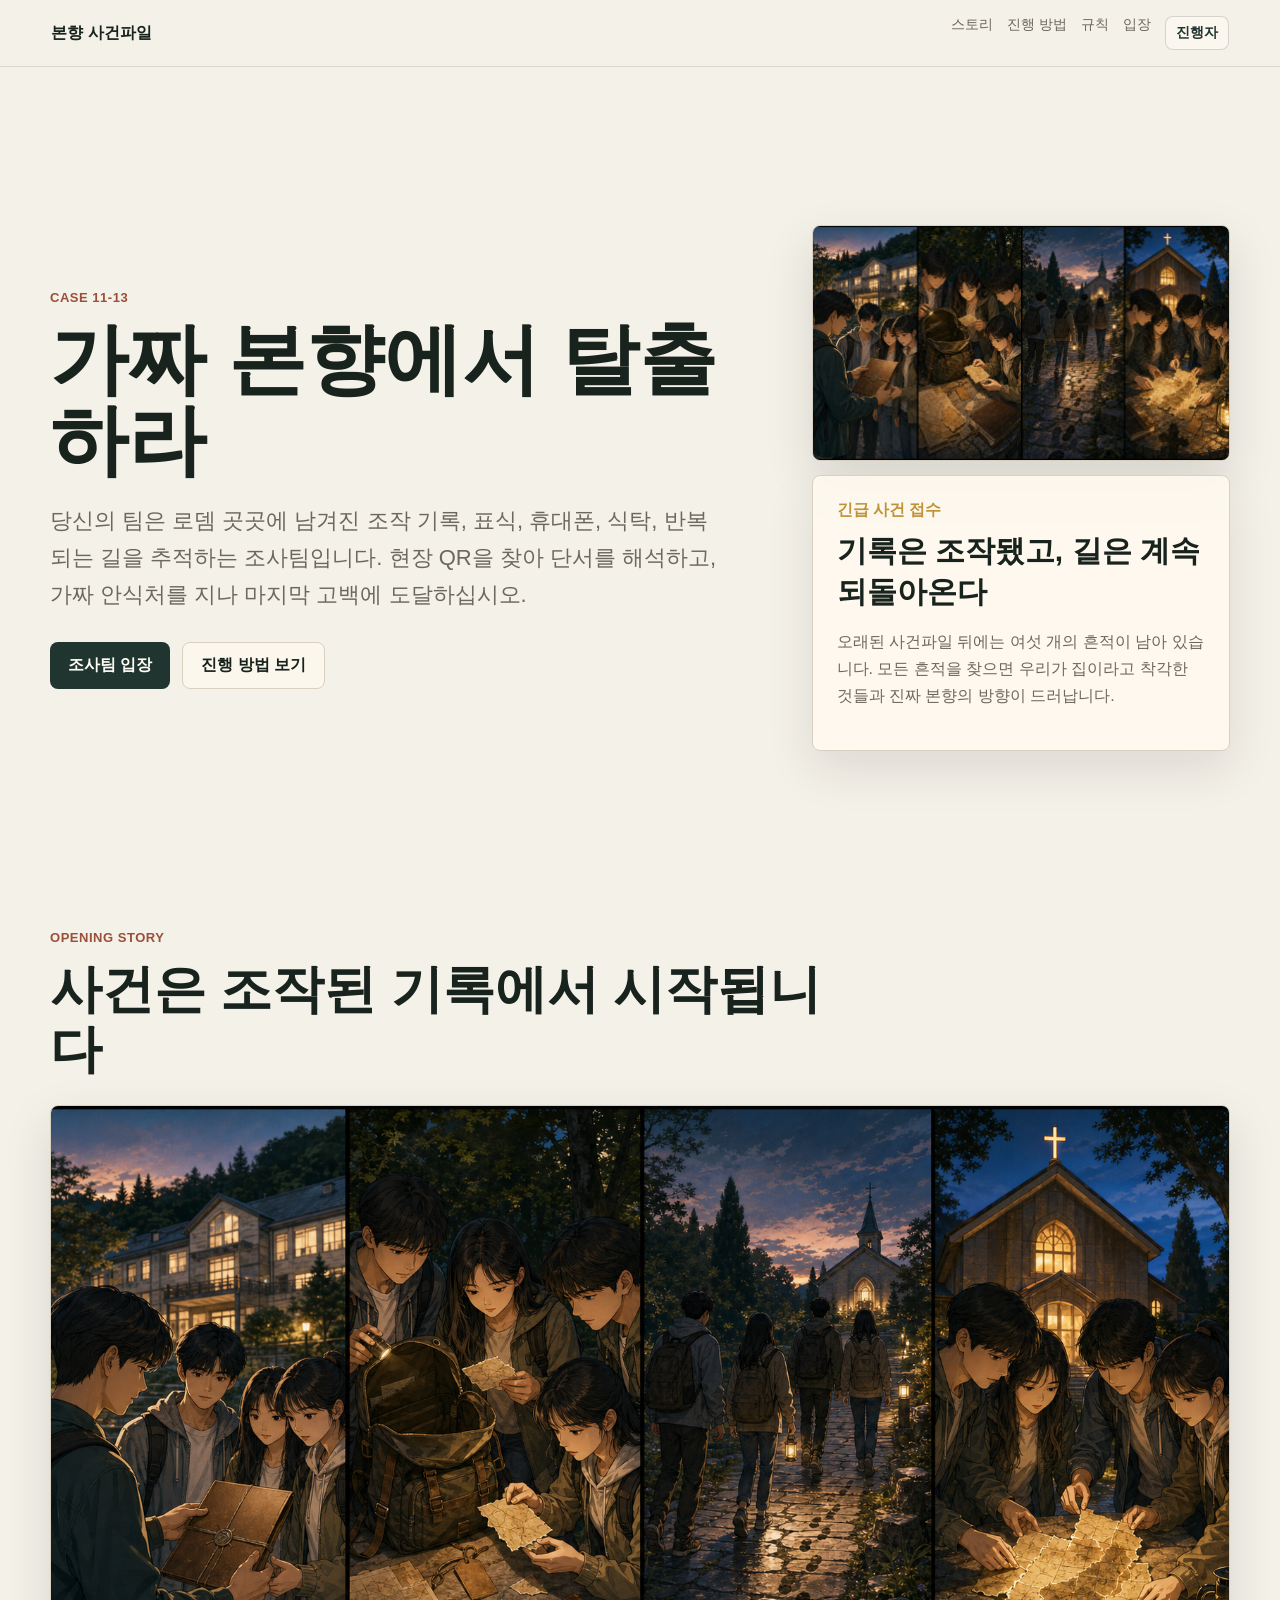
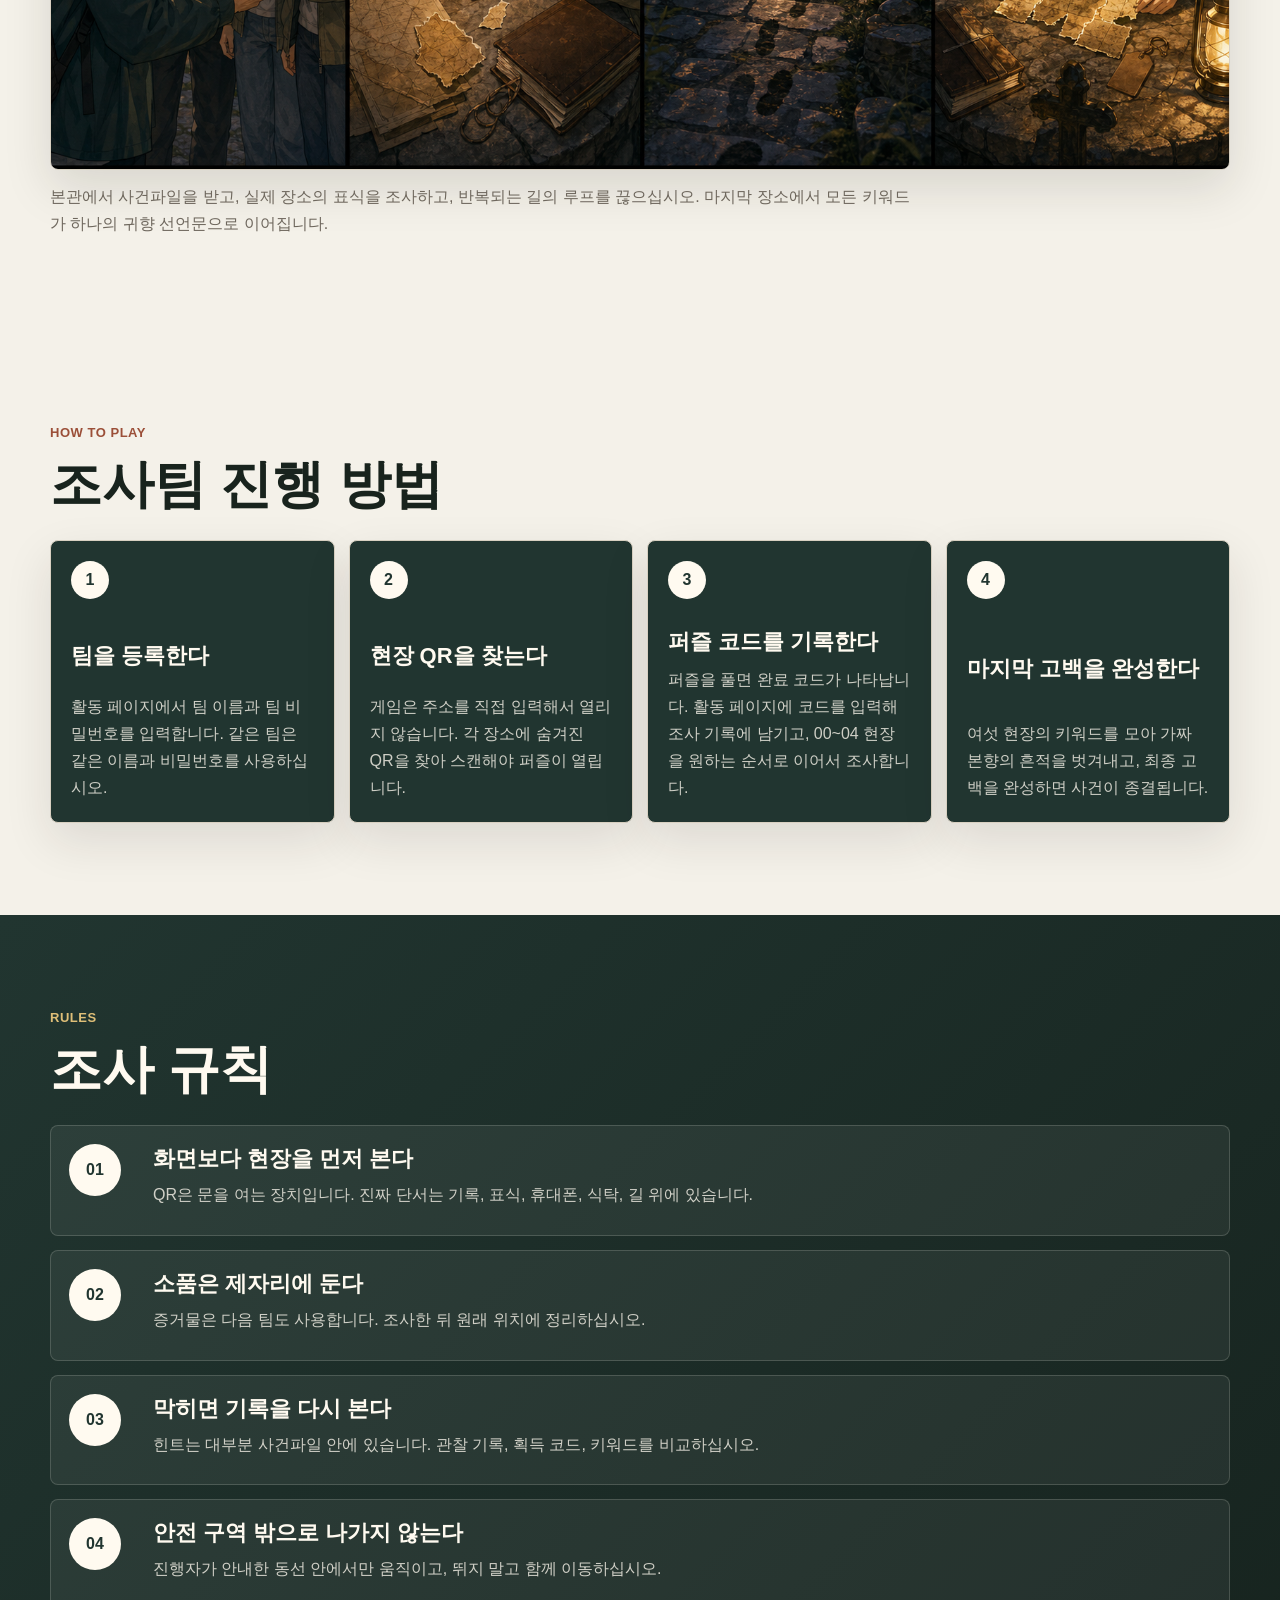
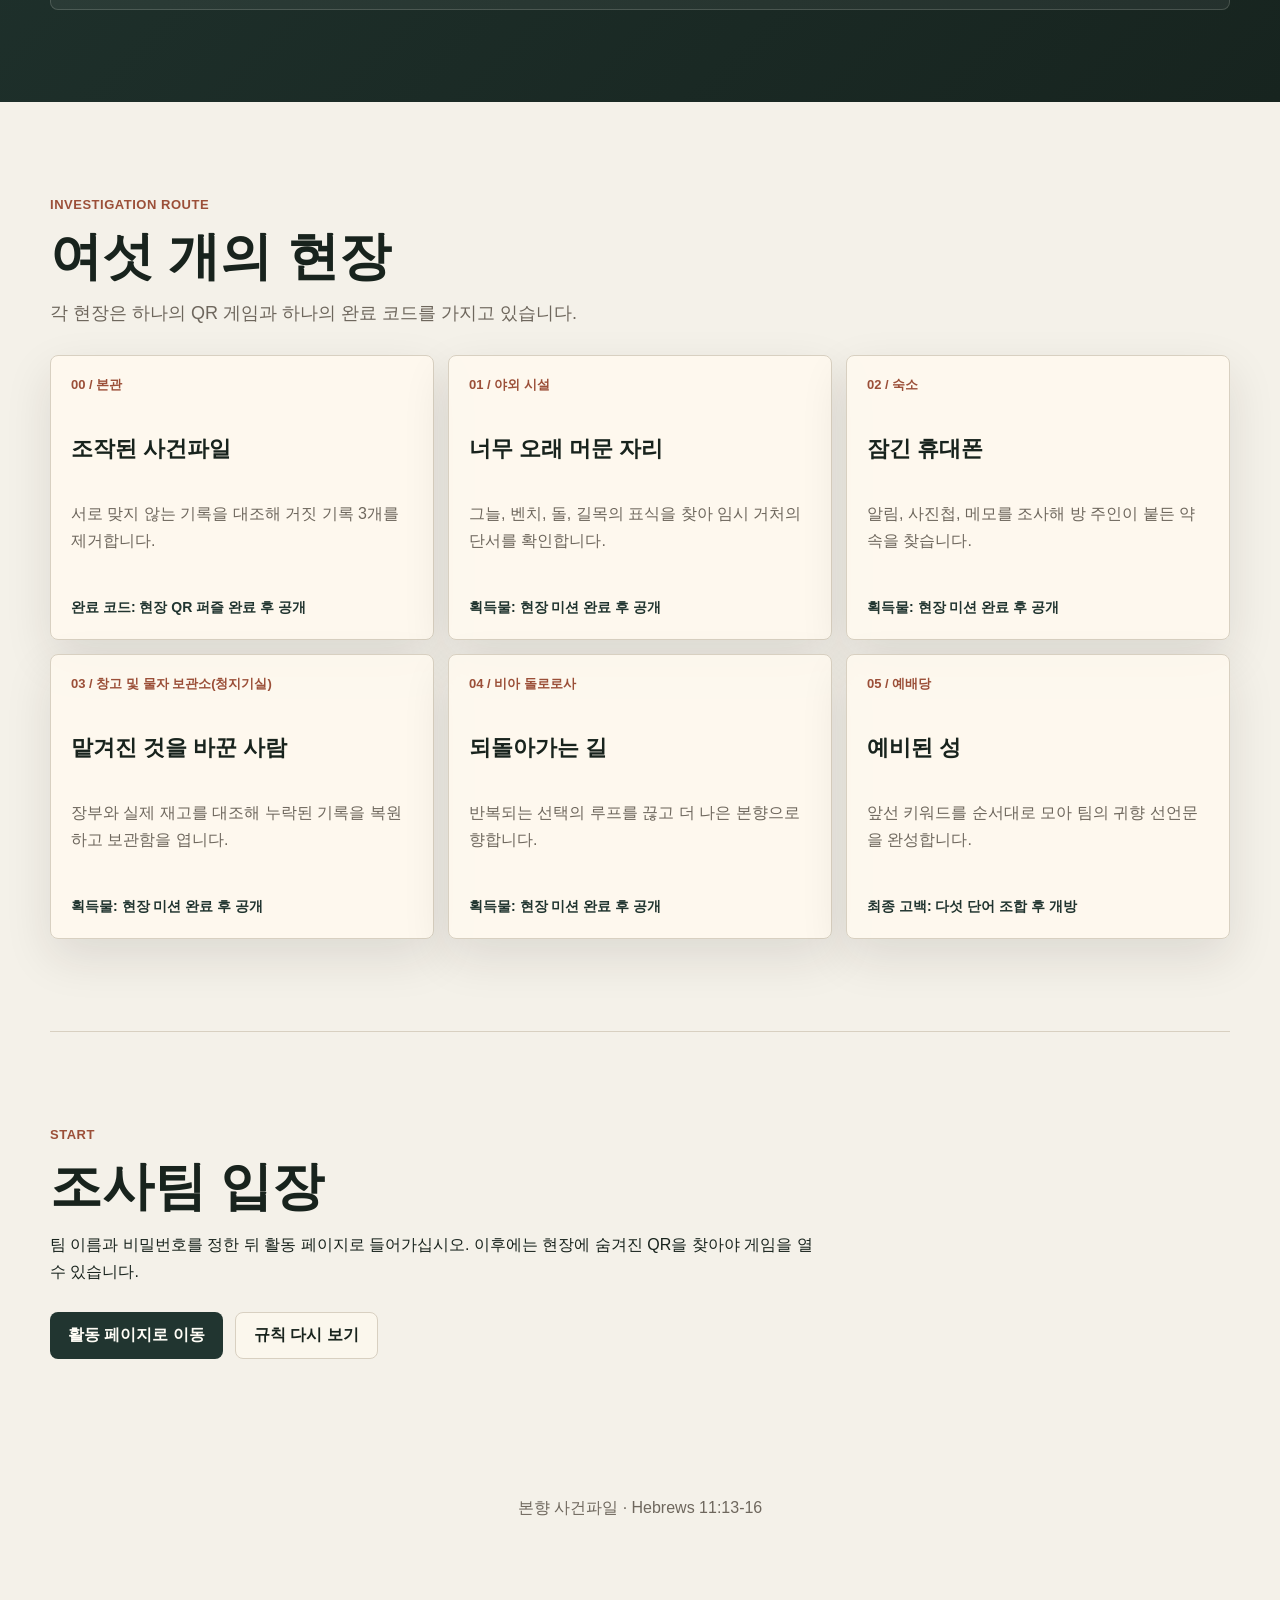
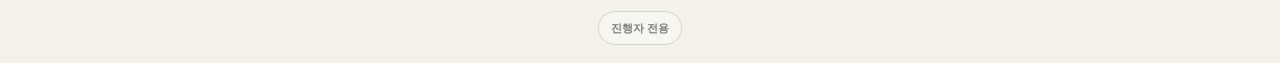
<file: index.html>
<!doctype html>
<html lang="ko">
  <head>
    <meta charset="UTF-8" />
    <meta name="viewport" content="width=device-width, initial-scale=1.0" />
    <title>본향 사건파일 | 순례형 방탈출</title>
    <link rel="stylesheet" href="styles.css" />
    <link rel="stylesheet" href="mobile-fixes.css" />
    <link rel="stylesheet" href="participant-design.css?v=20260816-1" />
    <link rel="stylesheet" href="host-quick-link.css" />
  </head>
  <body>
    <header class="site-header">
      <a href="#top" class="brand">본향 사건파일</a>
      <nav aria-label="게임 안내">
        <a href="#story">스토리</a>
        <a href="#how">진행 방법</a>
        <a href="#rules">규칙</a>
        <a href="#start">입장</a>
        <a href="dashboard.html" class="admin-nav">진행자</a>
      </nav>
    </header>

    <main id="top">
      <section class="hero player-hero">
        <div class="hero-inner">
          <p class="eyebrow">CASE 11-13</p>
          <h1>가짜 본향에서 탈출하라</h1>
          <p class="hero-lead">
            당신의 팀은 로뎀 곳곳에 남겨진 조작 기록, 표식, 휴대폰, 식탁, 반복되는 길을
            추적하는 조사팀입니다. 현장 QR을 찾아 단서를 해석하고, 가짜 안식처를 지나
            마지막 고백에 도달하십시오.
          </p>
          <div class="hero-actions">
            <a href="activity.html" class="primary-action">조사팀 입장</a>
            <a href="#how" class="secondary-action">진행 방법 보기</a>
          </div>
        </div>
        <aside class="hero-story" aria-label="사건 카툰과 사건 접수">
          <img src="assets/story-comic.png?v=2" alt="본향 사건파일의 시작을 보여주는 네 컷 카툰" />
          <div class="case-file">
            <span>긴급 사건 접수</span>
            <h2>기록은 조작됐고, 길은 계속 되돌아온다</h2>
            <p>
              오래된 사건파일 뒤에는 여섯 개의 흔적이 남아 있습니다. 모든 흔적을
              찾으면 우리가 집이라고 착각한 것들과 진짜 본향의 방향이 드러납니다.
            </p>
          </div>
        </aside>
      </section>

      <section class="section story-comic-section" id="story">
        <div class="section-heading">
          <p class="eyebrow">Opening Story</p>
          <h2>사건은 조작된 기록에서 시작됩니다</h2>
        </div>
        <figure class="story-comic">
          <img src="assets/story-comic.png?v=2" alt="사건파일 수령, 배낭 조사, 발자국 추적, 지도 복원을 보여주는 카툰" />
          <figcaption>
            본관에서 사건파일을 받고, 실제 장소의 표식을 조사하고, 반복되는 길의 루프를 끊으십시오.
            마지막 장소에서 모든 키워드가 하나의 귀향 선언문으로 이어집니다.
          </figcaption>
        </figure>
      </section>

      <section class="section quick-read" id="how">
        <div class="section-heading">
          <p class="eyebrow">How To Play</p>
          <h2>조사팀 진행 방법</h2>
        </div>
        <div class="journey-grid">
          <article>
            <span>1</span>
            <h3>팀을 등록한다</h3>
            <p>
              활동 페이지에서 팀 이름과 팀 비밀번호를 입력합니다. 같은 팀은 같은
              이름과 비밀번호를 사용하십시오.
            </p>
          </article>
          <article>
            <span>2</span>
            <h3>현장 QR을 찾는다</h3>
            <p>
              게임은 주소를 직접 입력해서 열리지 않습니다. 각 장소에 숨겨진 QR을
              찾아 스캔해야 퍼즐이 열립니다.
            </p>
          </article>
          <article>
            <span>3</span>
            <h3>퍼즐 코드를 기록한다</h3>
            <p>
              퍼즐을 풀면 완료 코드가 나타납니다. 활동 페이지에 코드를 입력해
              조사 기록에 남기고, 00~04 현장을 원하는 순서로 이어서 조사합니다.
            </p>
          </article>
          <article>
            <span>4</span>
            <h3>마지막 고백을 완성한다</h3>
            <p>
              여섯 현장의 키워드를 모아 가짜 본향의 흔적을 벗겨내고, 최종 고백을
              완성하면 사건이 종결됩니다.
            </p>
          </article>
        </div>
      </section>

      <section class="section dark-band" id="rules">
        <div class="section-heading">
          <p class="eyebrow">Rules</p>
          <h2>조사 규칙</h2>
        </div>
        <div class="timeline rule-list">
          <article>
            <span class="step">01</span>
            <div>
              <h3>화면보다 현장을 먼저 본다</h3>
              <p>QR은 문을 여는 장치입니다. 진짜 단서는 기록, 표식, 휴대폰, 식탁, 길 위에 있습니다.</p>
            </div>
          </article>
          <article>
            <span class="step">02</span>
            <div>
              <h3>소품은 제자리에 둔다</h3>
              <p>증거물은 다음 팀도 사용합니다. 조사한 뒤 원래 위치에 정리하십시오.</p>
            </div>
          </article>
          <article>
            <span class="step">03</span>
            <div>
              <h3>막히면 기록을 다시 본다</h3>
              <p>힌트는 대부분 사건파일 안에 있습니다. 관찰 기록, 획득 코드, 키워드를 비교하십시오.</p>
            </div>
          </article>
          <article>
            <span class="step">04</span>
            <div>
              <h3>안전 구역 밖으로 나가지 않는다</h3>
              <p>진행자가 안내한 동선 안에서만 움직이고, 뛰지 말고 함께 이동하십시오.</p>
            </div>
          </article>
        </div>
      </section>

      <section class="section venue-section">
        <div class="section-heading">
          <p class="eyebrow">Investigation Route</p>
          <h2>여섯 개의 현장</h2>
          <p>각 현장은 하나의 QR 게임과 하나의 완료 코드를 가지고 있습니다.</p>
        </div>
        <div class="venue-grid">
          <article>
            <span>00 / 본관</span>
            <h3>조작된 사건파일</h3>
            <p>서로 맞지 않는 기록을 대조해 거짓 기록 3개를 제거합니다.</p>
            <strong>완료 코드: 현장 QR 퍼즐 완료 후 공개</strong>
          </article>
          <article>
            <span>01 / 야외 시설</span>
            <h3>너무 오래 머문 자리</h3>
            <p>그늘, 벤치, 돌, 길목의 표식을 찾아 임시 거처의 단서를 확인합니다.</p>
            <strong>획득물: 현장 미션 완료 후 공개</strong>
          </article>
          <article>
            <span>02 / 숙소</span>
            <h3>잠긴 휴대폰</h3>
            <p>알림, 사진첩, 메모를 조사해 방 주인이 붙든 약속을 찾습니다.</p>
            <strong>획득물: 현장 미션 완료 후 공개</strong>
          </article>
          <article>
            <span>03 / 창고 및 물자 보관소(청지기실)</span>
            <h3>맡겨진 것을 바꾼 사람</h3>
            <p>장부와 실제 재고를 대조해 누락된 기록을 복원하고 보관함을 엽니다.</p>
            <strong>획득물: 현장 미션 완료 후 공개</strong>
          </article>
          <article>
            <span>04 / 비아 돌로로사</span>
            <h3>되돌아가는 길</h3>
            <p>반복되는 선택의 루프를 끊고 더 나은 본향으로 향합니다.</p>
            <strong>획득물: 현장 미션 완료 후 공개</strong>
          </article>
          <article>
            <span>05 / 예배당</span>
            <h3>예비된 성</h3>
            <p>앞선 키워드를 순서대로 모아 팀의 귀향 선언문을 완성합니다.</p>
            <strong>최종 고백: 다섯 단어 조합 후 개방</strong>
          </article>
        </div>
      </section>

      <section class="section start-panel" id="start">
        <div class="section-heading">
          <p class="eyebrow">Start</p>
          <h2>조사팀 입장</h2>
          <p>
            팀 이름과 비밀번호를 정한 뒤 활동 페이지로 들어가십시오. 이후에는
            현장에 숨겨진 QR을 찾아야 게임을 열 수 있습니다.
          </p>
        </div>
        <div class="hero-actions">
          <a href="activity.html" class="primary-action">활동 페이지로 이동</a>
          <a href="#rules" class="secondary-action">규칙 다시 보기</a>
        </div>
      </section>
    </main>

    <footer>
      <p>본향 사건파일 · Hebrews 11:13-16</p>
    </footer>
    <a class="host-quick-link" href="dashboard.html" aria-label="진행자 메뉴 열기">진행자 전용</a>
  </body>
</html>
</file>
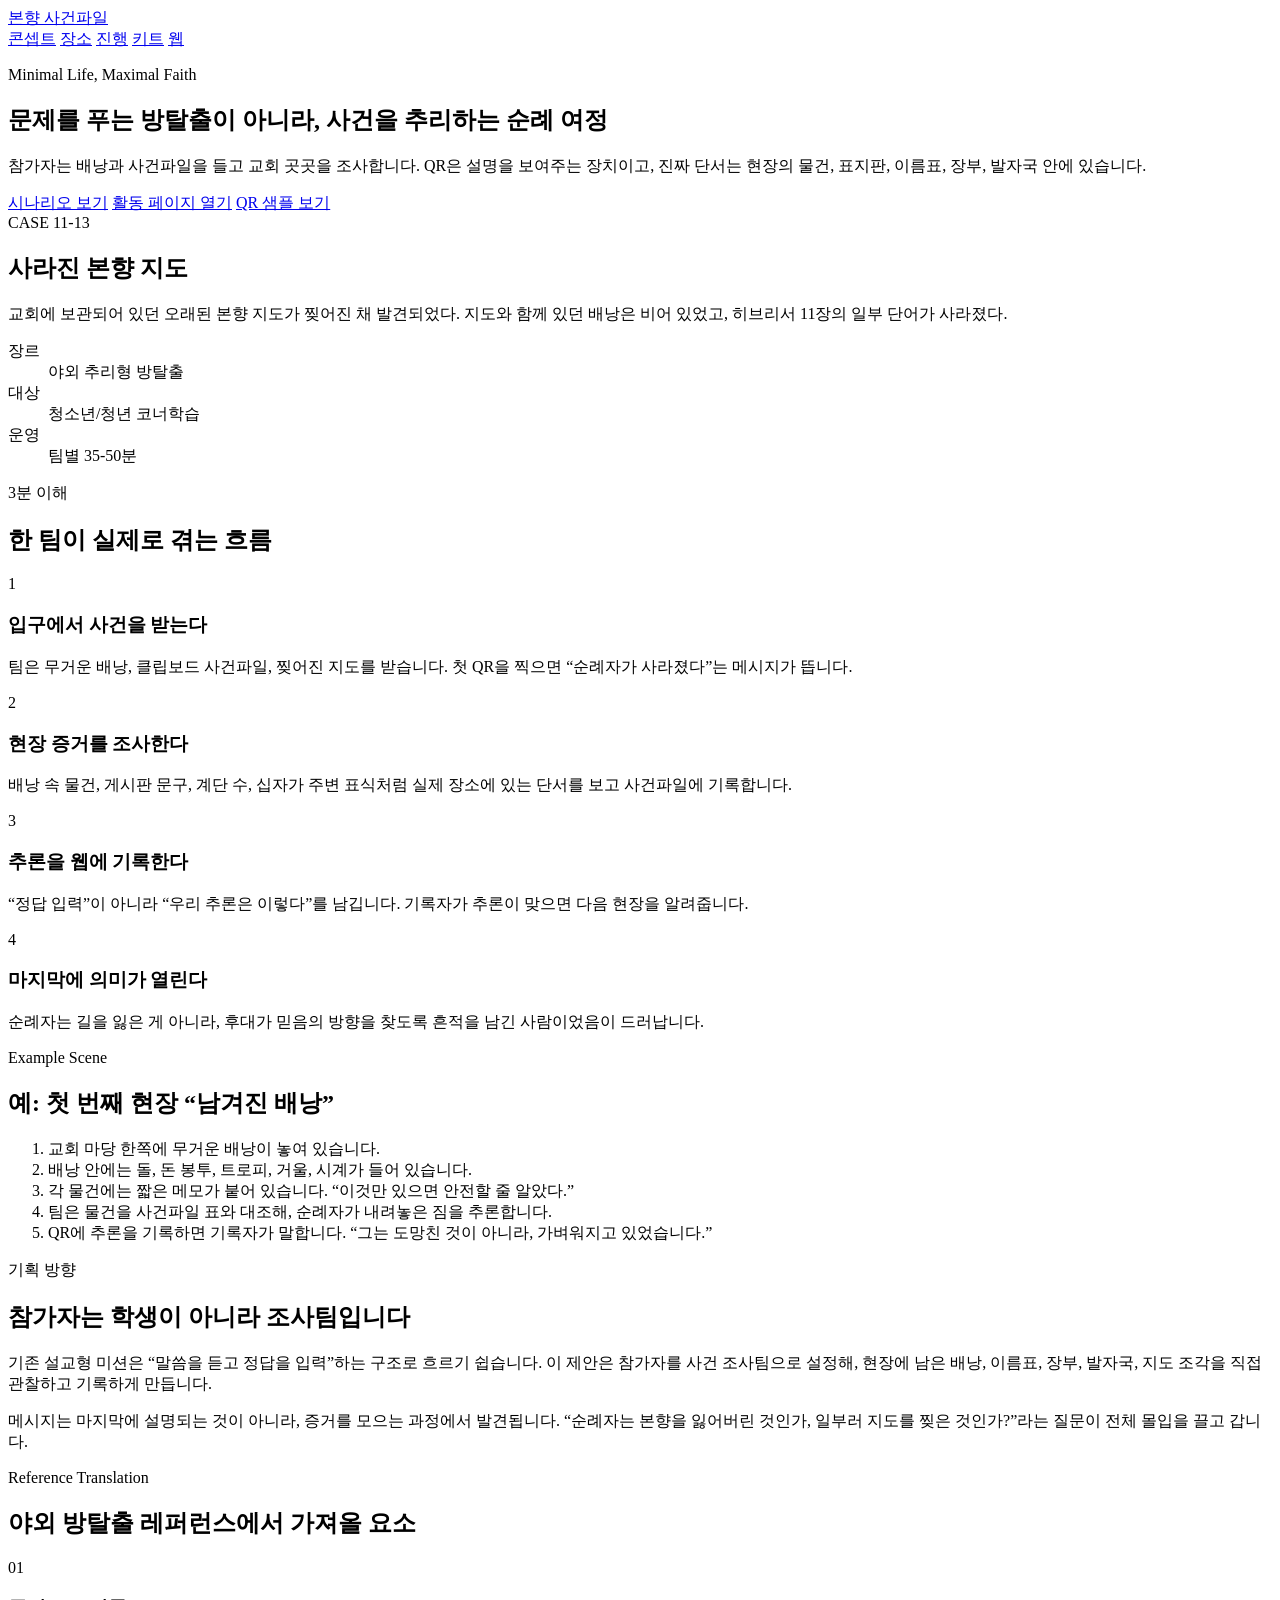
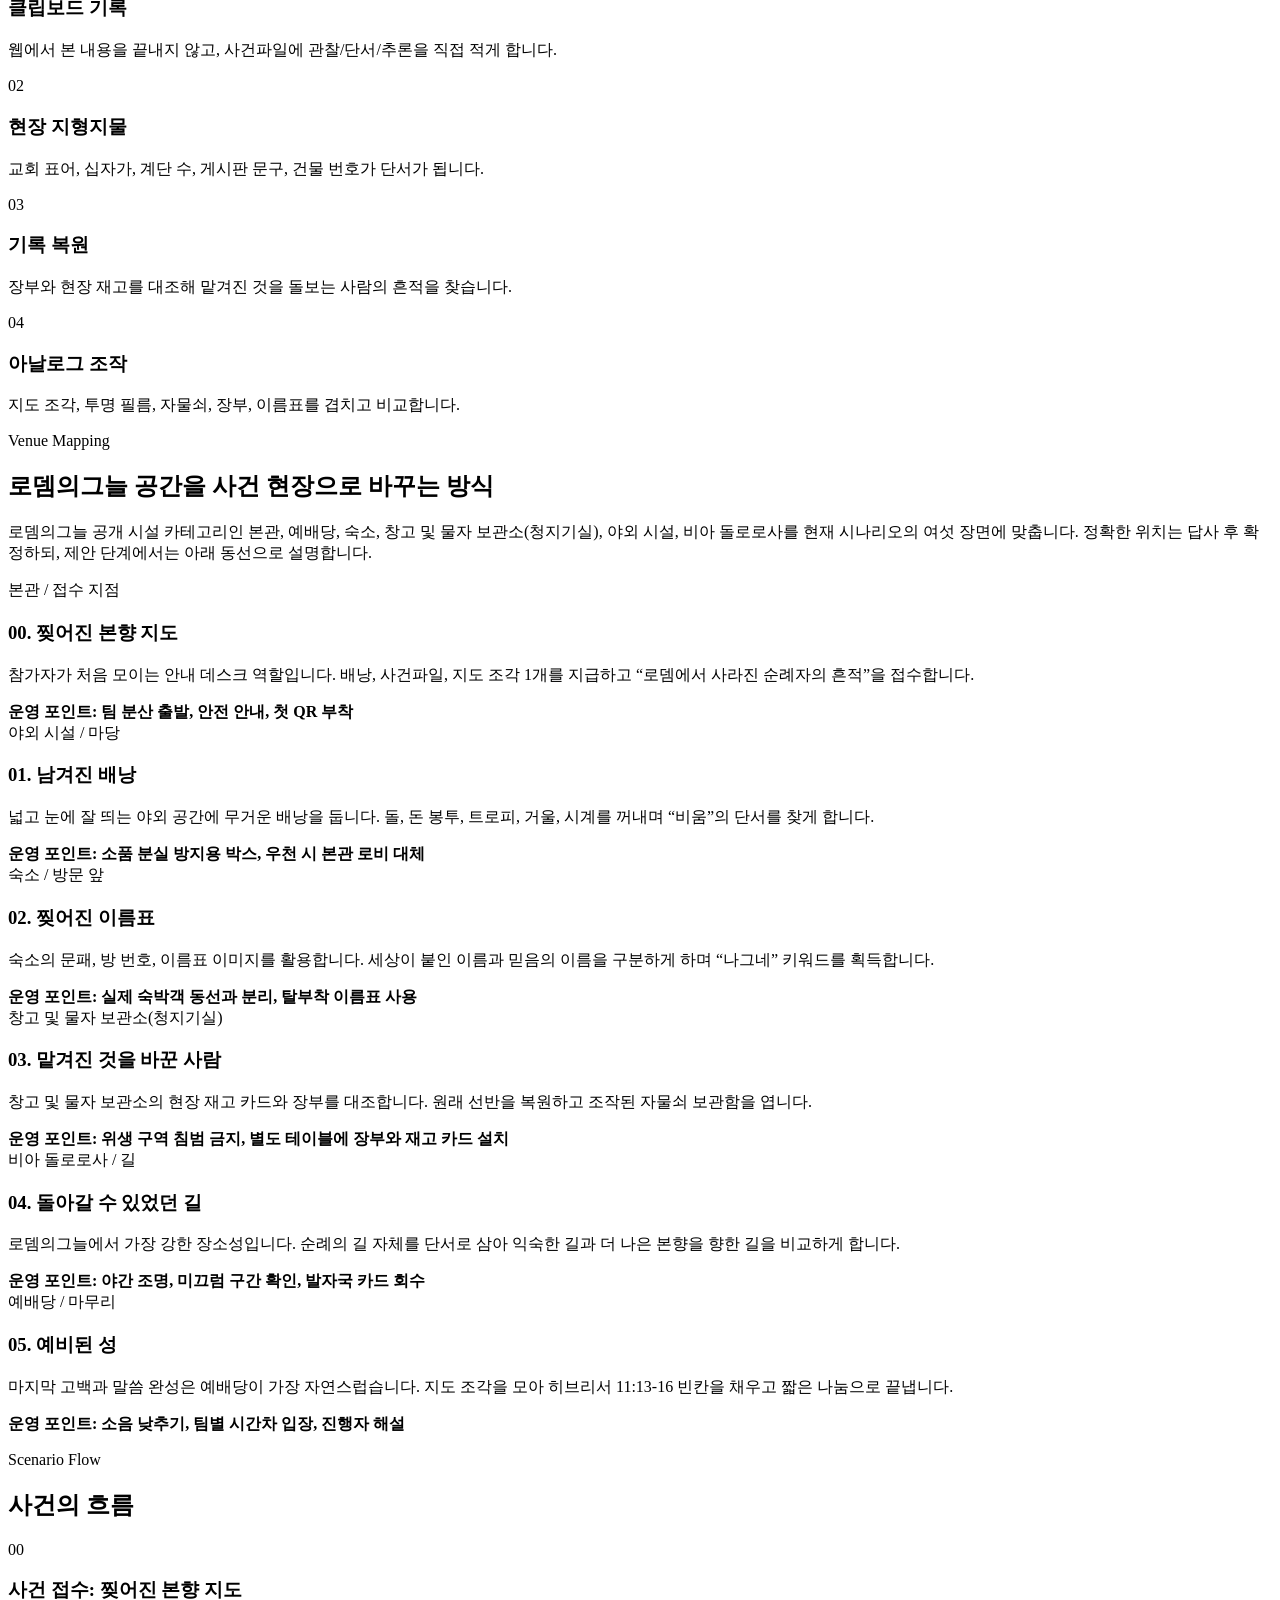
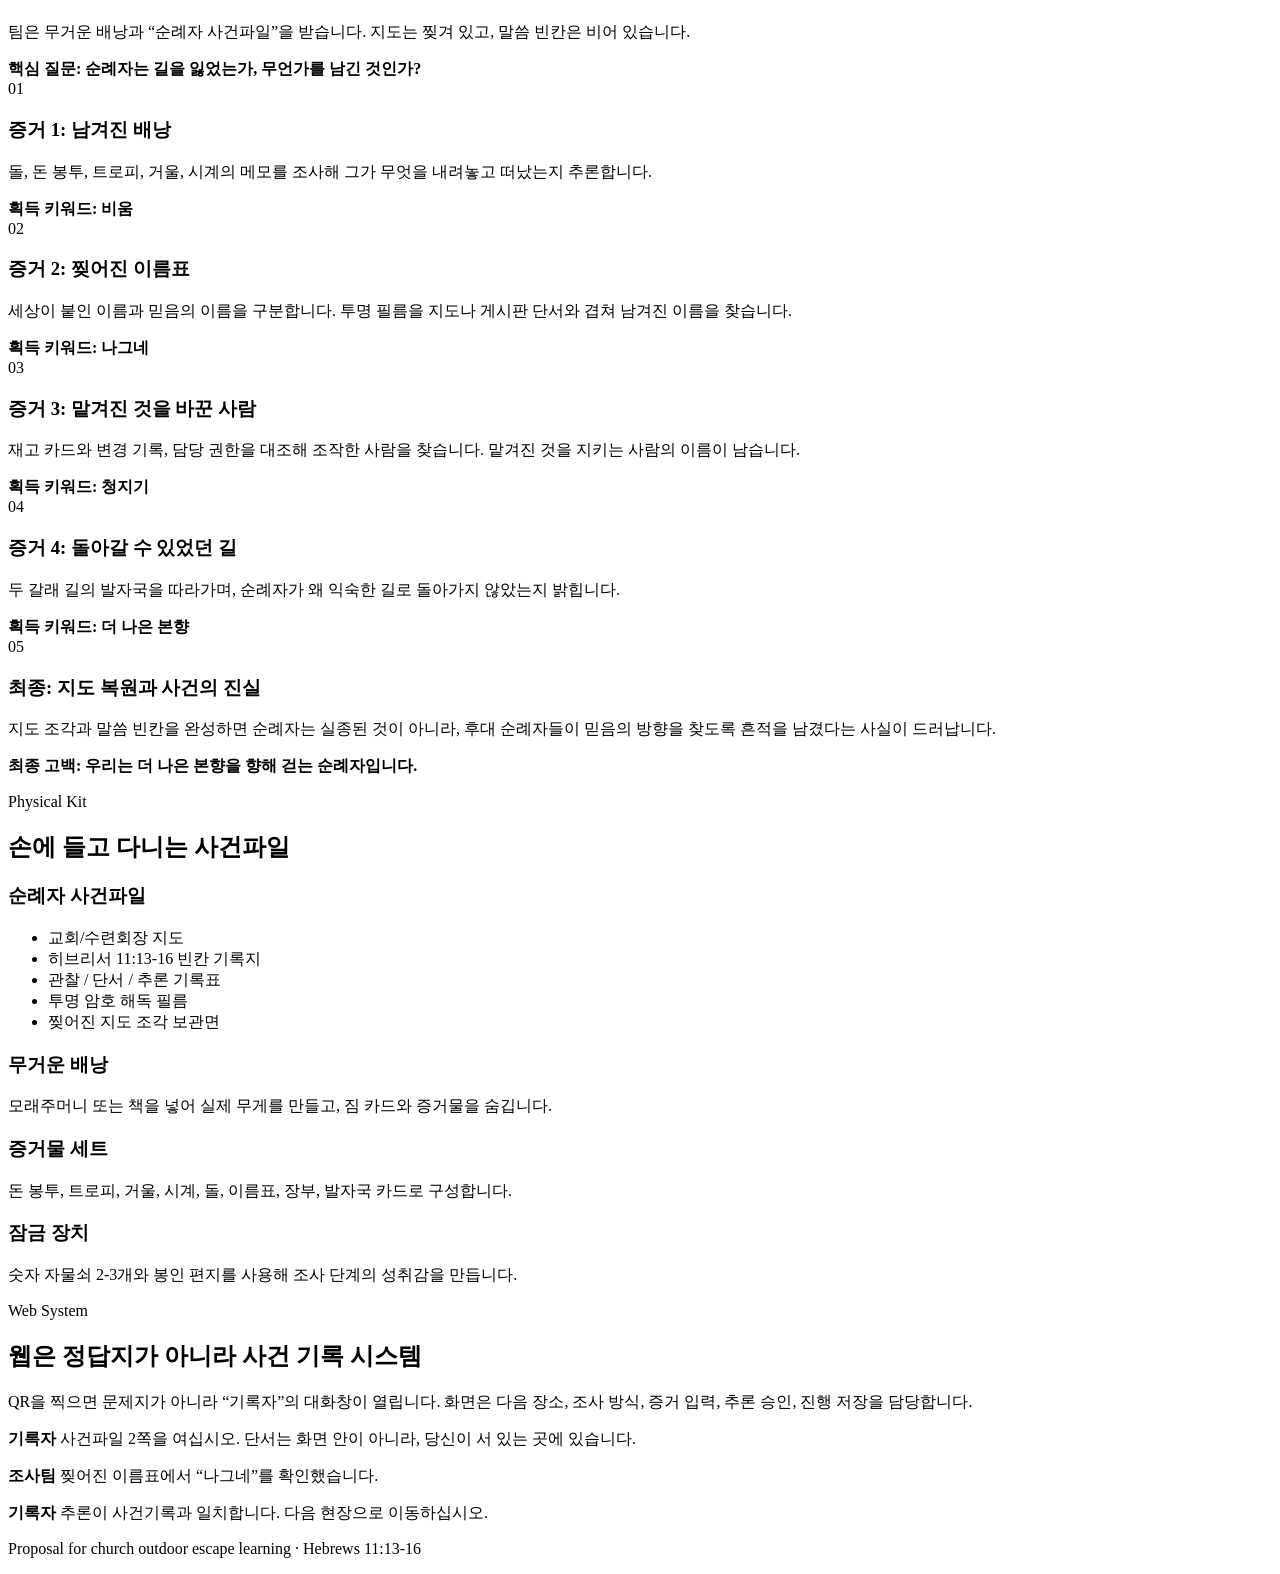
<file: apps-script/Index.html>
<!doctype html>
<html lang="ko">
  <head>
    <meta charset="UTF-8" />
    <meta name="viewport" content="width=device-width, initial-scale=1.0" />
    <base target="_top" />
    <?!= include('Styles'); ?>
  </head>
  <body>
    <header class="site-header">
      <a href="#top" class="brand">본향 사건파일</a>
      <nav aria-label="제안서 목차">
        <a href="#concept">콘셉트</a>
        <a href="#venue">장소</a>
        <a href="#flow">진행</a>
        <a href="#kit">키트</a>
        <a href="#web">웹</a>
      </nav>
    </header>

    <main id="top">
      <section class="hero">
        <div class="hero-inner">
          <p class="eyebrow">Minimal Life, Maximal Faith</p>
          <h1>문제를 푸는 방탈출이 아니라, 사건을 추리하는 순례 여정</h1>
          <p class="hero-lead">
            참가자는 배낭과 사건파일을 들고 교회 곳곳을 조사합니다. QR은 설명을
            보여주는 장치이고, 진짜 단서는 현장의 물건, 표지판, 이름표, 장부,
            발자국 안에 있습니다.
          </p>
          <div class="hero-actions">
            <a href="#flow" class="primary-action">시나리오 보기</a>
            <a href="<?= appUrl ?>?page=activity" class="secondary-action">활동 페이지 열기</a>
            <a href="<?= appUrl ?>?page=qr" class="secondary-action">QR 샘플 보기</a>
          </div>
        </div>
        <aside class="case-file" aria-label="사건 개요">
          <span>CASE 11-13</span>
          <h2>사라진 본향 지도</h2>
          <p>
            교회에 보관되어 있던 오래된 본향 지도가 찢어진 채 발견되었다. 지도와
            함께 있던 배낭은 비어 있었고, 히브리서 11장의 일부 단어가 사라졌다.
          </p>
          <dl>
            <div><dt>장르</dt><dd>야외 추리형 방탈출</dd></div>
            <div><dt>대상</dt><dd>청소년/청년 코너학습</dd></div>
            <div><dt>운영</dt><dd>팀별 35-50분</dd></div>
          </dl>
        </aside>
      </section>

      <section class="section quick-read">
        <div class="section-heading">
          <p class="eyebrow">3분 이해</p>
          <h2>한 팀이 실제로 겪는 흐름</h2>
        </div>
        <div class="journey-grid">
          <article>
            <span>1</span>
            <h3>입구에서 사건을 받는다</h3>
            <p>팀은 무거운 배낭, 클립보드 사건파일, 찢어진 지도를 받습니다. 첫 QR을 찍으면 “순례자가 사라졌다”는 메시지가 뜹니다.</p>
          </article>
          <article>
            <span>2</span>
            <h3>현장 증거를 조사한다</h3>
            <p>배낭 속 물건, 게시판 문구, 계단 수, 십자가 주변 표식처럼 실제 장소에 있는 단서를 보고 사건파일에 기록합니다.</p>
          </article>
          <article>
            <span>3</span>
            <h3>추론을 웹에 기록한다</h3>
            <p>“정답 입력”이 아니라 “우리 추론은 이렇다”를 남깁니다. 기록자가 추론이 맞으면 다음 현장을 알려줍니다.</p>
          </article>
          <article>
            <span>4</span>
            <h3>마지막에 의미가 열린다</h3>
            <p>순례자는 길을 잃은 게 아니라, 후대가 믿음의 방향을 찾도록 흔적을 남긴 사람이었음이 드러납니다.</p>
          </article>
        </div>
      </section>

      <section class="section example-panel">
        <div>
          <p class="eyebrow">Example Scene</p>
          <h2>예: 첫 번째 현장 “남겨진 배낭”</h2>
        </div>
        <div class="scene-card">
          <ol>
            <li>교회 마당 한쪽에 무거운 배낭이 놓여 있습니다.</li>
            <li>배낭 안에는 돌, 돈 봉투, 트로피, 거울, 시계가 들어 있습니다.</li>
            <li>각 물건에는 짧은 메모가 붙어 있습니다. “이것만 있으면 안전할 줄 알았다.”</li>
            <li>팀은 물건을 사건파일 표와 대조해, 순례자가 내려놓은 짐을 추론합니다.</li>
            <li>QR에 추론을 기록하면 기록자가 말합니다. “그는 도망친 것이 아니라, 가벼워지고 있었습니다.”</li>
          </ol>
        </div>
      </section>

      <section class="section split" id="concept">
        <div>
          <p class="eyebrow">기획 방향</p>
          <h2>참가자는 학생이 아니라 조사팀입니다</h2>
        </div>
        <div class="copy-block">
          <p>
            기존 설교형 미션은 “말씀을 듣고 정답을 입력”하는 구조로 흐르기 쉽습니다.
            이 제안은 참가자를 사건 조사팀으로 설정해, 현장에 남은 배낭, 이름표,
            장부, 발자국, 지도 조각을 직접 관찰하고 기록하게 만듭니다.
          </p>
          <p>
            메시지는 마지막에 설명되는 것이 아니라, 증거를 모으는 과정에서 발견됩니다.
            “순례자는 본향을 잃어버린 것인가, 일부러 지도를 찢은 것인가?”라는 질문이
            전체 몰입을 끌고 갑니다.
          </p>
        </div>
      </section>

      <section class="section">
        <div class="section-heading">
          <p class="eyebrow">Reference Translation</p>
          <h2>야외 방탈출 레퍼런스에서 가져올 요소</h2>
        </div>
        <div class="principle-grid">
          <article><span>01</span><h3>클립보드 기록</h3><p>웹에서 본 내용을 끝내지 않고, 사건파일에 관찰/단서/추론을 직접 적게 합니다.</p></article>
          <article><span>02</span><h3>현장 지형지물</h3><p>교회 표어, 십자가, 계단 수, 게시판 문구, 건물 번호가 단서가 됩니다.</p></article>
          <article><span>03</span><h3>기록 복원</h3><p>장부와 현장 재고를 대조해 맡겨진 것을 돌보는 사람의 흔적을 찾습니다.</p></article>
          <article><span>04</span><h3>아날로그 조작</h3><p>지도 조각, 투명 필름, 자물쇠, 장부, 이름표를 겹치고 비교합니다.</p></article>
        </div>
      </section>

      <section class="section venue-section" id="venue">
        <div class="section-heading">
          <p class="eyebrow">Venue Mapping</p>
          <h2>로뎀의그늘 공간을 사건 현장으로 바꾸는 방식</h2>
          <p>
            로뎀의그늘 공개 시설 카테고리인 본관, 예배당, 숙소, 창고 및 물자 보관소(청지기실),
            야외 시설, 비아 돌로로사를 현재 시나리오의 여섯 장면에 맞춥니다.
            정확한 위치는 답사 후 확정하되, 제안 단계에서는 아래 동선으로 설명합니다.
          </p>
        </div>
        <div class="venue-grid">
          <article>
            <span>본관 / 접수 지점</span>
            <h3>00. 찢어진 본향 지도</h3>
            <p>참가자가 처음 모이는 안내 데스크 역할입니다. 배낭, 사건파일, 지도 조각 1개를 지급하고 “로뎀에서 사라진 순례자의 흔적”을 접수합니다.</p>
            <strong>운영 포인트: 팀 분산 출발, 안전 안내, 첫 QR 부착</strong>
          </article>
          <article>
            <span>야외 시설 / 마당</span>
            <h3>01. 남겨진 배낭</h3>
            <p>넓고 눈에 잘 띄는 야외 공간에 무거운 배낭을 둡니다. 돌, 돈 봉투, 트로피, 거울, 시계를 꺼내며 “비움”의 단서를 찾게 합니다.</p>
            <strong>운영 포인트: 소품 분실 방지용 박스, 우천 시 본관 로비 대체</strong>
          </article>
          <article>
            <span>숙소 / 방문 앞</span>
            <h3>02. 찢어진 이름표</h3>
            <p>숙소의 문패, 방 번호, 이름표 이미지를 활용합니다. 세상이 붙인 이름과 믿음의 이름을 구분하게 하며 “나그네” 키워드를 획득합니다.</p>
            <strong>운영 포인트: 실제 숙박객 동선과 분리, 탈부착 이름표 사용</strong>
          </article>
          <article>
            <span>창고 및 물자 보관소(청지기실)</span>
            <h3>03. 맡겨진 것을 바꾼 사람</h3>
            <p>창고 및 물자 보관소의 현장 재고 카드와 장부를 대조합니다. 원래 선반을 복원하고 조작된 자물쇠 보관함을 엽니다.</p>
            <strong>운영 포인트: 위생 구역 침범 금지, 별도 테이블에 장부와 재고 카드 설치</strong>
          </article>
          <article>
            <span>비아 돌로로사 / 길</span>
            <h3>04. 돌아갈 수 있었던 길</h3>
            <p>로뎀의그늘에서 가장 강한 장소성입니다. 순례의 길 자체를 단서로 삼아 익숙한 길과 더 나은 본향을 향한 길을 비교하게 합니다.</p>
            <strong>운영 포인트: 야간 조명, 미끄럼 구간 확인, 발자국 카드 회수</strong>
          </article>
          <article>
            <span>예배당 / 마무리</span>
            <h3>05. 예비된 성</h3>
            <p>마지막 고백과 말씀 완성은 예배당이 가장 자연스럽습니다. 지도 조각을 모아 히브리서 11:13-16 빈칸을 채우고 짧은 나눔으로 끝냅니다.</p>
            <strong>운영 포인트: 소음 낮추기, 팀별 시간차 입장, 진행자 해설</strong>
          </article>
        </div>
      </section>

      <section class="section dark-band" id="flow">
        <div class="section-heading">
          <p class="eyebrow">Scenario Flow</p>
          <h2>사건의 흐름</h2>
        </div>
        <div class="timeline">
          <article><span class="step">00</span><div><h3>사건 접수: 찢어진 본향 지도</h3><p>팀은 무거운 배낭과 “순례자 사건파일”을 받습니다. 지도는 찢겨 있고, 말씀 빈칸은 비어 있습니다.</p><strong>핵심 질문: 순례자는 길을 잃었는가, 무언가를 남긴 것인가?</strong></div></article>
          <article><span class="step">01</span><div><h3>증거 1: 남겨진 배낭</h3><p>돌, 돈 봉투, 트로피, 거울, 시계의 메모를 조사해 그가 무엇을 내려놓고 떠났는지 추론합니다.</p><strong>획득 키워드: 비움</strong></div></article>
          <article><span class="step">02</span><div><h3>증거 2: 찢어진 이름표</h3><p>세상이 붙인 이름과 믿음의 이름을 구분합니다. 투명 필름을 지도나 게시판 단서와 겹쳐 남겨진 이름을 찾습니다.</p><strong>획득 키워드: 나그네</strong></div></article>
          <article><span class="step">03</span><div><h3>증거 3: 맡겨진 것을 바꾼 사람</h3><p>재고 카드와 변경 기록, 담당 권한을 대조해 조작한 사람을 찾습니다. 맡겨진 것을 지키는 사람의 이름이 남습니다.</p><strong>획득 키워드: 청지기</strong></div></article>
          <article><span class="step">04</span><div><h3>증거 4: 돌아갈 수 있었던 길</h3><p>두 갈래 길의 발자국을 따라가며, 순례자가 왜 익숙한 길로 돌아가지 않았는지 밝힙니다.</p><strong>획득 키워드: 더 나은 본향</strong></div></article>
          <article><span class="step">05</span><div><h3>최종: 지도 복원과 사건의 진실</h3><p>지도 조각과 말씀 빈칸을 완성하면 순례자는 실종된 것이 아니라, 후대 순례자들이 믿음의 방향을 찾도록 흔적을 남겼다는 사실이 드러납니다.</p><strong>최종 고백: 우리는 더 나은 본향을 향해 걷는 순례자입니다.</strong></div></article>
        </div>
      </section>

      <section class="section" id="kit">
        <div class="section-heading"><p class="eyebrow">Physical Kit</p><h2>손에 들고 다니는 사건파일</h2></div>
        <div class="kit-layout">
          <div class="clipboard">
            <div class="clip"></div>
            <h3>순례자 사건파일</h3>
            <ul>
              <li>교회/수련회장 지도</li>
              <li>히브리서 11:13-16 빈칸 기록지</li>
              <li>관찰 / 단서 / 추론 기록표</li>
              <li>투명 암호 해독 필름</li>
              <li>찢어진 지도 조각 보관면</li>
            </ul>
          </div>
          <div class="kit-list">
            <article><h3>무거운 배낭</h3><p>모래주머니 또는 책을 넣어 실제 무게를 만들고, 짐 카드와 증거물을 숨깁니다.</p></article>
            <article><h3>증거물 세트</h3><p>돈 봉투, 트로피, 거울, 시계, 돌, 이름표, 장부, 발자국 카드로 구성합니다.</p></article>
            <article><h3>잠금 장치</h3><p>숫자 자물쇠 2-3개와 봉인 편지를 사용해 조사 단계의 성취감을 만듭니다.</p></article>
          </div>
        </div>
      </section>

      <section class="section split" id="web">
        <div><p class="eyebrow">Web System</p><h2>웹은 정답지가 아니라 사건 기록 시스템</h2></div>
        <div class="copy-block">
          <p>QR을 찍으면 문제지가 아니라 “기록자”의 대화창이 열립니다. 화면은 다음 장소, 조사 방식, 증거 입력, 추론 승인, 진행 저장을 담당합니다.</p>
          <div class="chat-demo">
            <p><b>기록자</b> 사건파일 2쪽을 여십시오. 단서는 화면 안이 아니라, 당신이 서 있는 곳에 있습니다.</p>
            <p><b>조사팀</b> 찢어진 이름표에서 “나그네”를 확인했습니다.</p>
            <p><b>기록자</b> 추론이 사건기록과 일치합니다. 다음 현장으로 이동하십시오.</p>
          </div>
        </div>
      </section>
    </main>

    <footer>
      <p>Proposal for church outdoor escape learning · Hebrews 11:13-16</p>
    </footer>
  </body>
</html>
</file>
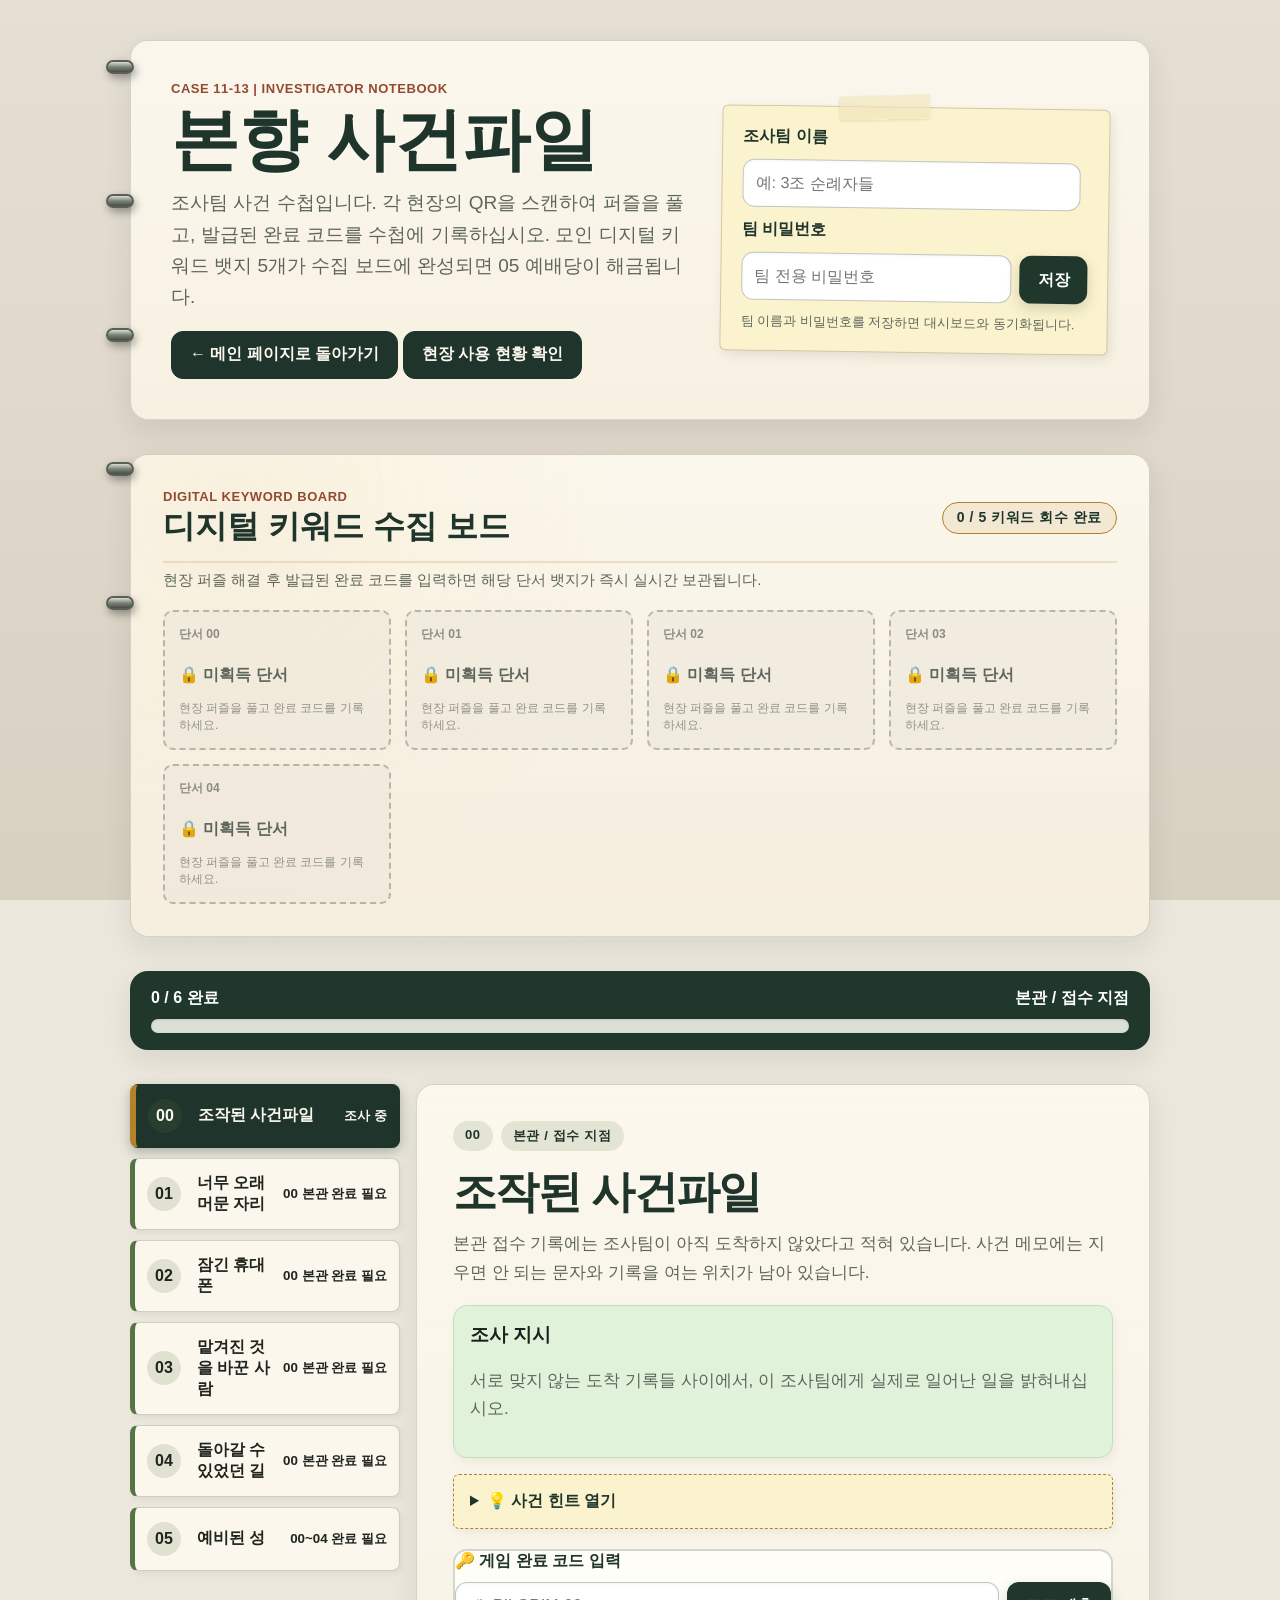
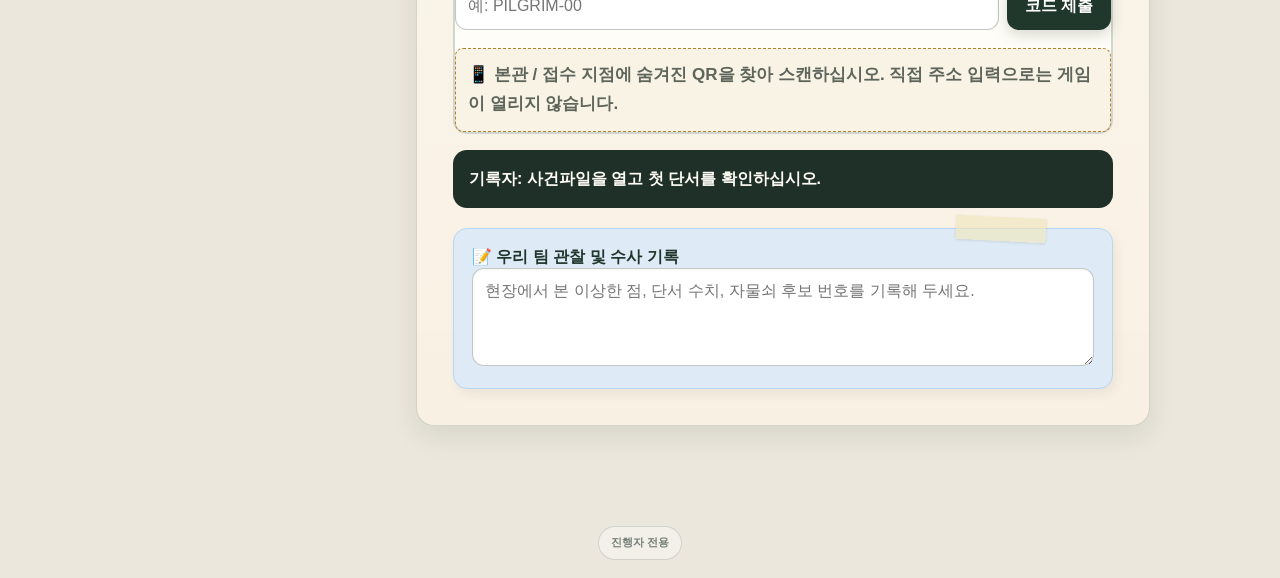
<file: activity.html>
<!doctype html>
<html lang="ko">
  <head>
    <meta charset="UTF-8" />
    <meta name="viewport" content="width=device-width, initial-scale=1.0" />
    <title>본향 사건파일 | 조사팀 사건 수첩</title>
    <link rel="stylesheet" href="activity.css?v=20260816-final-2" />
    <link rel="stylesheet" href="mobile-fixes.css?v=20260816-final-2" />
    <link rel="stylesheet" href="participant-design.css?v=20260816-final-2" />
    <link rel="stylesheet" href="host-quick-link.css?v=20260816-final-2" />
  </head>
  <body>
    <div class="notebook-wrapper">
      <!-- 사건 수첩 바인더 링 장식 -->
      <div class="binder-rings" aria-hidden="true">
        <div class="ring"></div>
        <div class="ring"></div>
        <div class="ring"></div>
        <div class="ring"></div>
        <div class="ring"></div>
      </div>

      <main class="app-shell notebook-container">
        <!-- 상단 헤더 & 팀 카드 -->
        <section class="top-panel notebook-cover">
          <div class="notebook-header-info">
            <p class="eyebrow">CASE 11-13 | INVESTIGATOR NOTEBOOK</p>
            <h1>본향 사건파일</h1>
            <p class="lead">
              조사팀 사건 수첩입니다. 각 현장의 QR을 스캔하여 퍼즐을 풀고, 발급된 완료 코드를 수첩에 기록하십시오.
              모인 디지털 키워드 뱃지 5개가 수집 보드에 완성되면 05 예배당이 해금됩니다.
            </p>
            <a class="home-action" href="index.html">← 메인 페이지로 돌아가기</a>
            <a class="home-action" href="occupancy.html">현장 사용 현황 확인</a>
          </div>
          <form class="team-card sticky-note-form" id="teamForm">
            <div class="tape-mark"></div>
            <label for="teamName">조사팀 이름</label>
            <div>
              <input id="teamName" name="teamName" type="text" placeholder="예: 3조 순례자들" autocomplete="off" />
            </div>
            <label for="teamPassword">팀 비밀번호</label>
            <div>
              <input id="teamPassword" name="teamPassword" type="password" placeholder="팀 전용 비밀번호" autocomplete="off" />
              <button type="submit">저장</button>
            </div>
            <p id="saveStatus" aria-live="polite">팀 이름과 비밀번호를 저장하면 대시보드와 동기화됩니다.</p>
          </form>
        </section>

        <!-- 디지털 키워드 수집 보드 (Keyword Collection Board) -->
        <section class="keyword-board-section" id="keywordBoardSection" aria-label="디지털 키워드 수집 보드">
          <div class="board-header">
            <div class="board-title-group">
              <span class="eyebrow">DIGITAL KEYWORD BOARD</span>
              <h2>디지털 키워드 수집 보드</h2>
            </div>
            <span class="keyword-counter" id="keywordCounter">0 / 5 키워드 수집 완료</span>
          </div>
          <p class="board-subtext">현장 퍼즐 해결 후 발급된 완료 코드를 입력하면 해당 단서 뱃지가 즉시 실시간 보관됩니다.</p>

          <!-- 5개 단서 슬롯 -->
          <div class="keyword-slots-grid" id="keywordSlotsGrid">
            <!-- JS dynamic render -->
          </div>

          <!-- 5개 키워드 수집 시 자동 완성되는 '귀향 선언문' 영역 -->
          <div class="declaration-banner" id="declarationBanner" hidden>
            <div class="declaration-stamp" id="declarationStamp">귀향 선언 완료</div>
            <div class="declaration-content">
              <p class="eyebrow">HOMELAND DECLARATION</p>
              <h3 class="declaration-text" id="declarationText">
                <!-- JS dynamic inserted -->
              </h3>
              <p class="declaration-unlock-note">
                ✨ 5개 키워드가 모두 모여 05 예배당(예비된 성) 사건파일이 정상 해금되었습니다!
              </p>
            </div>
          </div>
        </section>

        <!-- 진행 현황 바 -->
        <section class="progress-panel" aria-label="진행 현황">
          <div class="progress-copy">
            <span id="progressText">0 / 6 완료</span>
            <strong id="currentPlace">본관 / 접수 지점</strong>
          </div>
          <div class="progress-track"><div id="progressBar"></div></div>
        </section>

        <!-- 수첩 내 현장 스테이지 선택 및 내용 (바인더 탭 & 스티커 메모) -->
        <section class="stage-layout">
          <!-- 바인더 링 탭 메뉴 -->
          <nav class="stage-list binder-tabs" id="stageList" aria-label="현장 선택 탭"></nav>

          <article class="stage-card notebook-page">
            <div class="stage-card-stamp" id="stageCardStamp" hidden>회수 완료</div>

            <div class="stage-kicker">
              <span id="stageStep">00</span>
              <span id="stagePlace">본관 / 접수 지점</span>
            </div>
            <h2 id="stageTitle">조작된 사건파일</h2>
            <p id="stageStory"></p>

            <div class="mission-box sticky-note-green">
              <h3>조사 지시</h3>
              <p id="stageMission"></p>
            </div>

            <details class="hint-box sticky-note-yellow">
              <summary>💡 사건 힌트 열기</summary>
              <p id="stageHint"></p>
            </details>

            <form class="answer-form" id="answerForm">
              <label for="answerInput">🔑 게임 완료 코드 입력</label>
              <div class="input-with-button">
                <input id="answerInput" type="text" placeholder="예: PILGRIM-00" autocomplete="off" />
                <button type="submit">코드 제출</button>
              </div>
              <p class="qr-reminder" id="gameLink">현재 현장의 QR을 찾아 스캔하면 게임이 열립니다.</p>
            </form>

            <div class="recorder" id="recorderMessage" aria-live="polite">
              기록자: 사건파일을 열고 첫 단서를 확인하십시오.
            </div>

            <div class="note-panel sticky-note-blue">
              <div class="tape-mark top-right"></div>
              <label for="teamNote">📝 우리 팀 관찰 및 수사 기록</label>
              <textarea id="teamNote" rows="4" placeholder="현장에서 본 이상한 점, 단서 수치, 자물쇠 후보 번호를 기록해 두세요."></textarea>
            </div>
          </article>
        </section>

        <!-- final-panel: 사건 최종 종결 -->
        <section class="final-panel notebook-page" id="finalPanel" hidden>
          <div class="final-stamp">사건 종결</div>
          <p class="eyebrow">FINAL CONFESSION</p>
          <h2>사건의 진실이 열렸습니다</h2>
          <p>
            순례자는 사라진 것이 아니라, 후대의 조사팀이 장막과 약속을 지나
            더 나은 본향을 향하도록 흔적을 남겼습니다.
          </p>
          <blockquote id="finalQuote">우리는 더 나은 본향을 향해 걷는 순례자입니다.</blockquote>
          <button type="button" id="resetButton" class="reset-btn">처음부터 다시 시작</button>
        </section>
      </main>
    </div>

    <script src="config.js?v=20260816-final-2"></script>
    <script src="sync.js?v=20260816-final-2"></script>
    <script src="activity.js?v=20260816-final-2"></script>
    <a class="host-quick-link" href="dashboard.html" aria-label="진행자 메뉴 열기">진행자 전용</a>
  </body>
</html>
</file>
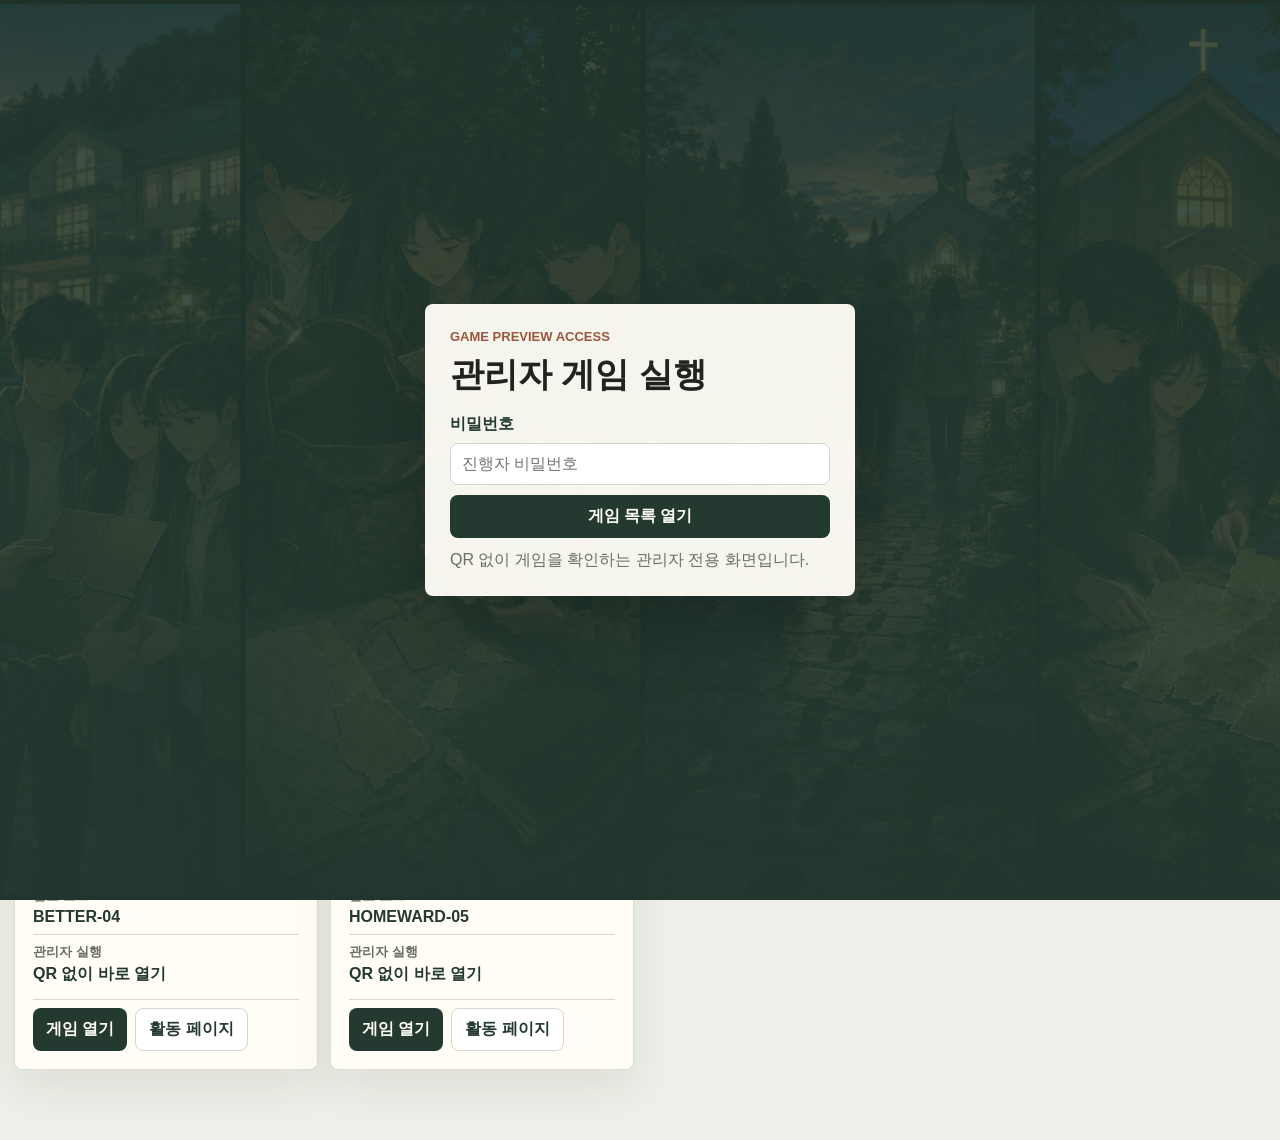
<file: admin-games.html>
<!doctype html>
<html lang="ko">
  <head>
    <meta charset="UTF-8" />
    <meta name="viewport" content="width=device-width, initial-scale=1.0" />
    <title>본향 사건파일 | 관리자 게임 실행</title>
    <link rel="stylesheet" href="dashboard.css" />
    <link rel="stylesheet" href="admin-games.css" />
    <link rel="stylesheet" href="mobile-fixes.css" />
  </head>
  <body>
    <section class="lock-screen" id="lockScreen">
      <form class="lock-card" id="lockForm">
        <p class="eyebrow">Game Preview Access</p>
        <h1>관리자 게임 실행</h1>
        <label for="adminPassword">비밀번호</label>
        <input id="adminPassword" type="password" placeholder="진행자 비밀번호" autocomplete="off" />
        <button type="submit">게임 목록 열기</button>
        <p id="lockMessage" aria-live="polite">QR 없이 게임을 확인하는 관리자 전용 화면입니다.</p>
      </form>
    </section>

    <main class="dashboard-shell admin-game-shell">
      <header class="dashboard-header">
        <div>
          <p class="eyebrow">Admin Game Launcher</p>
          <h1>QR 없이 게임 실행</h1>
          <p>
            리허설, 진행자 설명, 현장 점검 때 사용하는 관리자용 실행 페이지입니다.
            참가자에게는 이 링크를 공유하지 말고 현장 QR을 사용하게 하십시오.
          </p>
        </div>
        <nav aria-label="관리자 링크">
          <a href="dashboard.html">대시보드</a>
          <a href="print-materials.html" target="_blank" style="background:#0284c7; color:white; font-weight:bold;">🯎 인쇄물 마스터 센터</a>
          <a href="qr.html">QR</a>
          <a href="activity.html">진행 페이지</a>
        </nav>
      </header>

      <section class="admin-notice">
        <strong>운영 메모</strong>
        <p>
          아래 버튼은 QR 토큰 없이도 게임을 열 수 있는 관리자 미리보기입니다.
          실제 참가자 동선에서는 각 현장에 숨겨진 QR을 스캔해야 게임이 열립니다.
          여기서 "게임 열기"나 "활동 페이지"를 누르면 항상 <strong>"관리자 테스트팀"</strong> 이름으로 진입해,
          실제 참가팀 데이터와 섞이지 않고 대시보드에서 바로 구분됩니다.
        </p>
        <div class="admin-reset-all">
          <button type="button" id="resetAllAdmin" class="secondary-button">관리자 테스트팀 전체 초기화 (00~05)</button>
          <span id="resetAllMessage" aria-live="polite"></span>
        </div>
      </section>

      <section class="admin-game-grid" id="adminGameGrid"></section>
    </main>

    <script src="config.js"></script>
    <script src="admin-games.js"></script>
  </body>
</html>
</file>
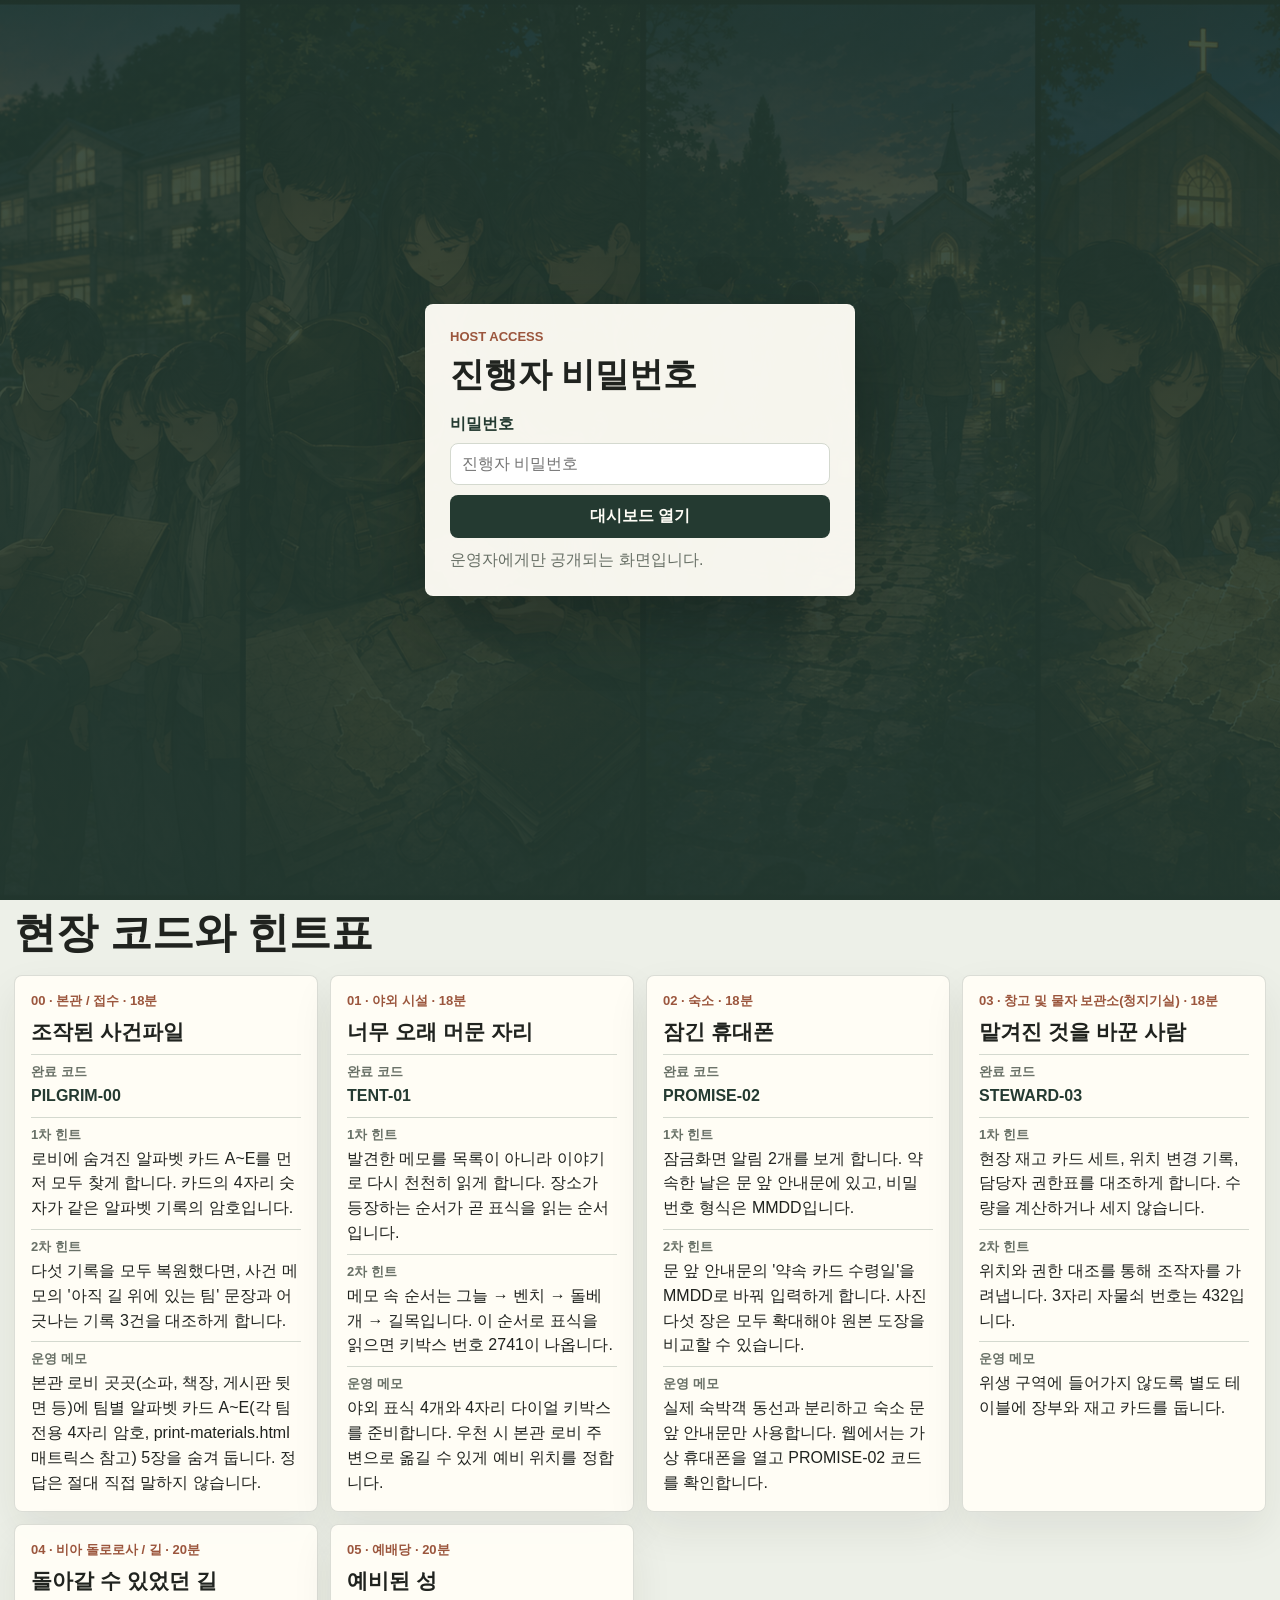
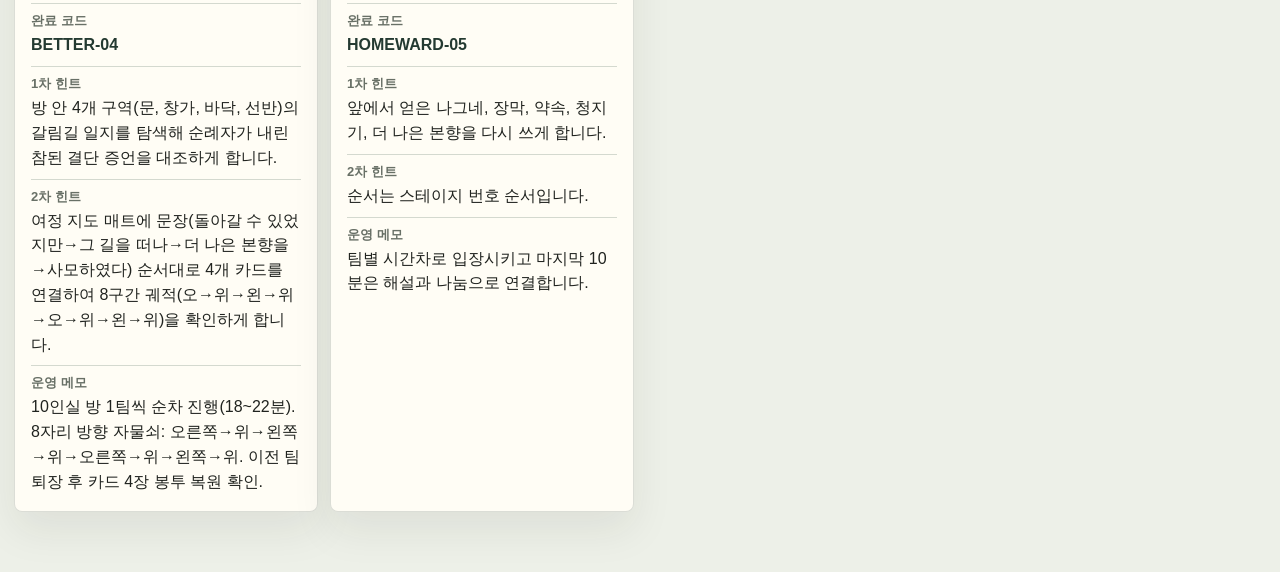
<file: dashboard.html>
<!doctype html>
<html lang="ko">
  <head>
    <meta charset="UTF-8" />
    <meta name="viewport" content="width=device-width, initial-scale=1.0" />
    <title>본향 사건파일 | 진행 대시보드</title>
    <link rel="stylesheet" href="dashboard.css" />
    <link rel="stylesheet" href="mobile-fixes.css" />
  </head>
  <body>
    <section class="lock-screen" id="lockScreen">
      <form class="lock-card" id="lockForm">
        <p class="eyebrow">Host Access</p>
        <h1>진행자 비밀번호</h1>
        <label for="dashboardPassword">비밀번호</label>
        <input id="dashboardPassword" type="password" placeholder="진행자 비밀번호" autocomplete="off" />
        <button type="submit">대시보드 열기</button>
        <p id="lockMessage" aria-live="polite">운영자에게만 공개되는 화면입니다.</p>
      </form>
    </section>
    <main class="dashboard-shell">
      <header class="dashboard-header">
        <div>
          <p class="eyebrow">Host Dashboard</p>
          <h1>본향 사건파일 진행 대시보드</h1>
          <p>
            팀별 진행 단계, 힌트 사용, 남은 시간, 현장 코드와 운영 메모를 한 화면에서 관리합니다.
          </p>
        </div>
        <nav aria-label="운영 링크">
          <a href="print-materials.html" target="_blank" style="background:#0284c7; color:white; font-weight:bold; padding:8px 12px; border-radius:6px; text-decoration:none;">🯎 인쇄물 마스터 센터</a>
          <a href="occupancy.html" target="_blank">참가자 현장 현황</a>
          <a href="admin-games.html">게임 실행</a>
          <a href="qr.html">QR</a>
          <a href="activity.html">진행 페이지</a>
        </nav>
      </header>

      <section class="control-grid">
        <article class="timer-card">
          <div>
            <p class="eyebrow">Timer</p>
            <h2 id="timerDisplay">02:30:00</h2>
            <span id="timerStatus">대기 중</span>
          </div>
          <div class="timer-actions">
            <button type="button" id="startTimer">시작</button>
            <button type="button" id="pauseTimer">일시정지</button>
            <button type="button" id="resetTimer">150분 리셋</button>
          </div>
        </article>

        <form class="team-form" id="teamForm">
          <p class="eyebrow">Teams</p>
          <label for="teamName">팀 추가</label>
          <div>
            <input id="teamName" type="text" placeholder="예: 1조 믿음팀" autocomplete="off" />
            <button type="submit">추가</button>
          </div>
          <p>이 대시보드는 운영자 기기의 브라우저에 저장됩니다.</p>
        </form>

        <article class="ops-card">
          <p class="eyebrow">Operations</p>
          <div class="ops-actions">
            <button type="button" id="exportData">데이터 복사</button>
            <button type="button" id="resetDashboard">대시보드 초기화</button>
          </div>
          <p id="opsMessage" aria-live="polite">팀을 추가하면 진행표가 생성됩니다.</p>
        </article>
      </section>

      <section class="summary-grid" aria-label="전체 진행 요약">
        <article><span id="teamCount">0</span><strong>운영 팀</strong></article>
        <article><span id="avgProgress">0%</span><strong>평균 진행률</strong></article>
        <article><span id="hintCount">0</span><strong>힌트 사용</strong></article>
        <article><span id="finishedCount">0</span><strong>완료 팀</strong></article>
        <article id="stuckStat" class="stuck-stat"><span id="stuckCount">0</span><strong>정체 팀 (15분+)</strong></article>
      </section>

      <section class="board-section">
        <div class="section-heading">
          <p class="eyebrow">Team Board</p>
          <h2>팀별 진행 현황</h2>
        </div>
        <div class="team-board" id="teamBoard"></div>
      </section>

      <section class="reference-section">
        <div class="section-heading">
          <p class="eyebrow">Stage Reference</p>
          <h2>현장 코드와 힌트표</h2>
        </div>
        <div class="reference-grid" id="referenceGrid"></div>
      </section>
    </main>

    <script src="config.js"></script>
    <script src="sync.js"></script>
    <script src="dashboard.js"></script>
  </body>
</html>
</file>
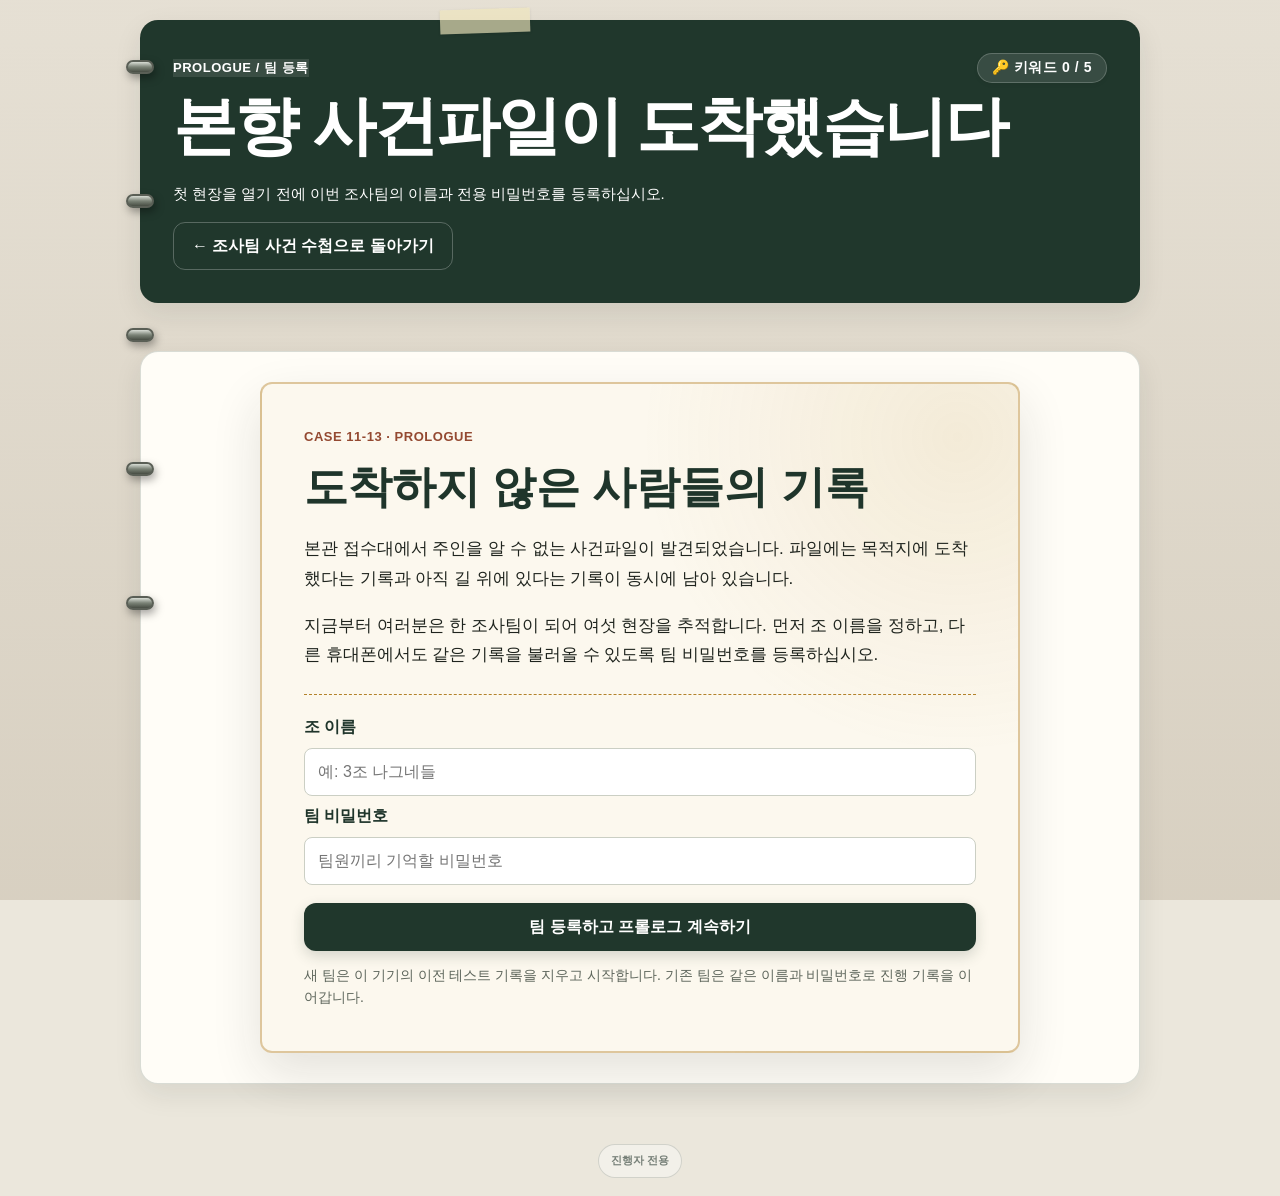
<file: game.html>
<!doctype html>
<html lang="ko">
  <head>
    <meta charset="UTF-8" />
    <meta name="viewport" content="width=device-width, initial-scale=1.0" />
    <title>본향 사건파일 | 현장 퍼즐 감식</title>
    <link rel="stylesheet" href="game.css?v=20260816-final-3" />
    <link rel="stylesheet" href="mobile-fixes.css?v=20260816-final-2" />
    <link rel="stylesheet" href="participant-design.css?v=20260816-final-2" />
    <link rel="stylesheet" href="host-quick-link.css?v=20260816-final-2" />
  </head>
  <body>
    <div class="notebook-wrapper">
      <!-- 사건 수첩 바인더 링 장식 -->
      <div class="binder-rings" aria-hidden="true">
        <div class="ring"></div>
        <div class="ring"></div>
        <div class="ring"></div>
        <div class="ring"></div>
        <div class="ring"></div>
      </div>

      <main class="game-shell notebook-container">
        <!-- 현장 감식 파일 상단 헤더 -->
        <header class="game-header notebook-cover">
          <div class="tape-mark"></div>
          <div class="header-content">
            <div class="header-badge-row">
              <span class="eyebrow-tag" id="gameStep">FIELD EVIDENCE SHEET</span>
              <span class="keyword-counter-badge" id="headerKeywordBadge">🔑 키워드 0 / 5</span>
            </div>
            <h1 id="gameTitle">현장 퍼즐</h1>
            <p id="gameIntro" class="lead-desc"></p>
            <div class="header-action-row">
              <a id="guideLink" class="back-notebook-btn" href="activity.html">← 조사팀 사건 수첩으로 돌아가기</a>
            </div>
          </div>
        </header>

        <!-- 퍼즐 메인 감식 판 -->
        <section class="game-board notebook-page" id="gameBoard"></section>

        <!-- 무인 자율 힌트 시스템 3단계 (시선/대조/행동) -->
        <section class="hint-system-panel notebook-page" id="hintSystemPanel" hidden>
          <div class="hint-header">
            <div class="hint-title-group">
              <span class="eyebrow">AUTONOMOUS HINT SYSTEM</span>
              <h2>💡 무인 자율 힌트 시스템 (3단계)</h2>
            </div>
            <span class="hint-status-badge" id="hintStatusBadge">힌트 열람 0건</span>
          </div>
          <p class="hint-subtext">스테이지 입장 후 5분·10분·15분에 1단계(시선), 2단계(대조), 3단계(행동) 힌트가 자동으로 열립니다.</p>
          <p class="hint-timer-status" id="hintTimerStatus" aria-live="polite">힌트 타이머를 준비하는 중입니다.</p>

          <div class="hint-steps-grid">
            <!-- 1단계: 시선 (Focus) -->
            <details class="hint-card sticky-note-step1" id="hintStep1Details">
              <summary class="hint-summary">
                <span class="hint-step-badge step1">1단계</span>
                <strong>시선 (Focus) - 관찰 포인트</strong>
                <span class="hint-toggle-icon">▼</span>
              </summary>
              <div class="hint-content" id="hintStep1Content">
                <!-- JS dynamic inserted -->
              </div>
            </details>

            <!-- 2단계: 대조 (Contrast) -->
            <details class="hint-card sticky-note-step2" id="hintStep2Details">
              <summary class="hint-summary">
                <span class="hint-step-badge step2">2단계</span>
                <strong>대조 (Contrast) - 규칙 & 모순 감식</strong>
                <span class="hint-toggle-icon">▼</span>
              </summary>
              <div class="hint-content" id="hintStep2Content">
                <!-- JS dynamic inserted -->
              </div>
            </details>

            <!-- 3단계: 행동 (Action) -->
            <details class="hint-card sticky-note-step3" id="hintStep3Details">
              <summary class="hint-summary">
                <span class="hint-step-badge step3">3단계</span>
                <strong>행동 (Action) - 정답 & 자물쇠 해금</strong>
                <span class="hint-toggle-icon">▼</span>
              </summary>
              <div class="hint-content" id="hintStep3Content">
                <!-- JS dynamic inserted -->
              </div>
            </details>
          </div>
        </section>

        <!-- 퍼즐 해금 시 나타나는 코드 패널 -->
        <section class="code-panel notebook-page" id="codePanel" hidden>
          <div class="stamp-unlocked" id="stampUnlocked">EVIDENCE UNLOCKED</div>
          <div class="code-content">
            <p class="eyebrow">UNLOCKED CODE</p>
            <h2 id="codeValue"></h2>
            <p id="codeMessage"></p>
            <div class="code-action-group">
              <button type="button" id="copyRecordBtn" class="copy-record-btn">
                📋 사건 수첩에 코드 자동 기록 & 복사
              </button>
              <a id="completeLink" class="complete-link-btn" href="activity.html">
                📖 사건 수첩으로 이동하기
              </a>
            </div>
            <p id="copyStatusMsg" class="copy-status-msg" aria-live="polite"></p>
          </div>
        </section>
      </main>
    </div>

    <script src="config.js?v=20260816-final-2"></script>
    <script src="sync.js?v=20260816-final-2"></script>
    <script src="game.js?v=20260816-stage05-return-v8"></script>
    <a class="host-quick-link" href="dashboard.html" aria-label="진행자 메뉴 열기">진행자 전용</a>
  </body>
</html>
</file>
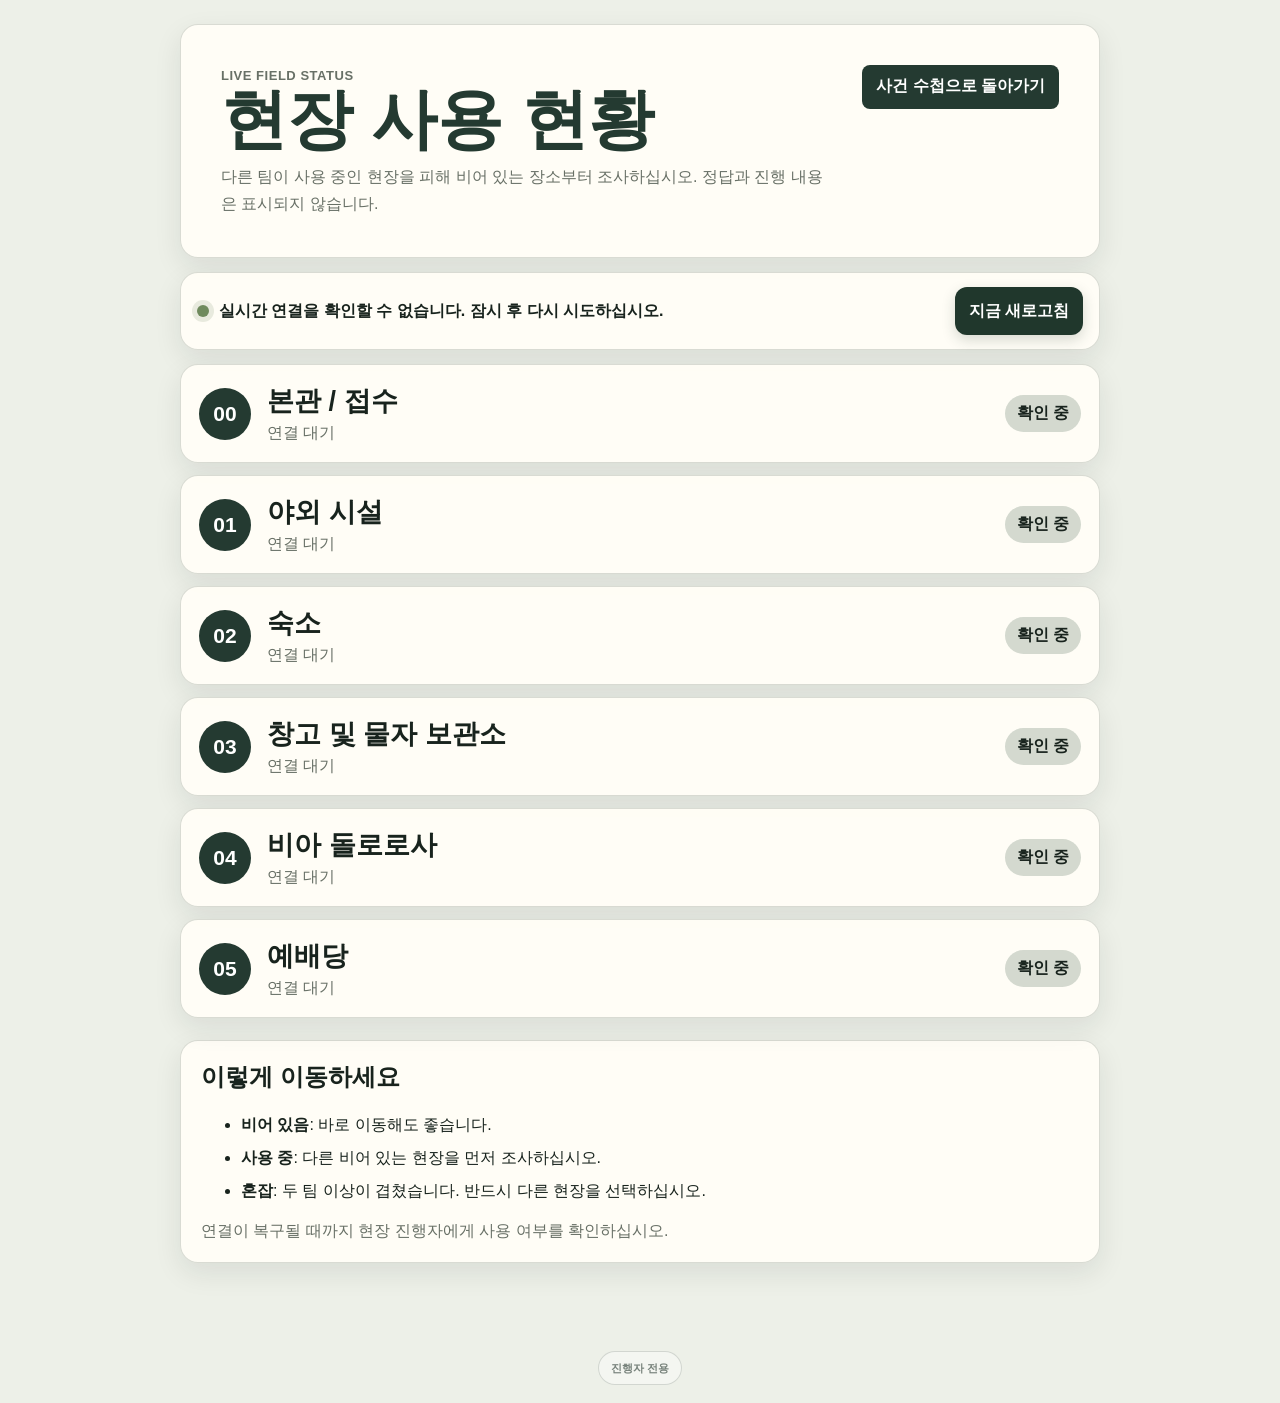
<file: occupancy.html>
<!doctype html>
<html lang="ko">
  <head>
    <meta charset="UTF-8" />
    <meta name="viewport" content="width=device-width, initial-scale=1.0" />
    <title>본향 사건파일 | 현장 사용 현황</title>
    <link rel="stylesheet" href="occupancy.css" />
    <link rel="stylesheet" href="mobile-fixes.css" />
    <link rel="stylesheet" href="participant-design.css?v=20260816-1" />
    <link rel="stylesheet" href="host-quick-link.css" />
  </head>
  <body>
    <main class="occupancy-shell">
      <header class="occupancy-header">
        <div>
          <p class="eyebrow">Live Field Status</p>
          <h1>현장 사용 현황</h1>
          <p>다른 팀이 사용 중인 현장을 피해 비어 있는 장소부터 조사하십시오. 정답과 진행 내용은 표시되지 않습니다.</p>
        </div>
        <a href="activity.html">사건 수첩으로 돌아가기</a>
      </header>

      <section class="status-summary" aria-live="polite">
        <div>
          <span class="live-dot" aria-hidden="true"></span>
          <strong id="connectionStatus">현장 정보를 확인하는 중입니다.</strong>
        </div>
        <button type="button" id="refreshButton">지금 새로고침</button>
      </section>

      <section class="occupancy-grid" id="occupancyGrid" aria-label="스테이지별 사용 현황"></section>

      <section class="occupancy-guide">
        <h2>이렇게 이동하세요</h2>
        <ul>
          <li><strong>비어 있음</strong>: 바로 이동해도 좋습니다.</li>
          <li><strong>사용 중</strong>: 다른 비어 있는 현장을 먼저 조사하십시오.</li>
          <li><strong>혼잡</strong>: 두 팀 이상이 겹쳤습니다. 반드시 다른 현장을 선택하십시오.</li>
        </ul>
        <p id="updatedAt">마지막 갱신 시각을 불러오는 중입니다.</p>
      </section>
    </main>

    <script src="config.js"></script>
    <script src="sync.js"></script>
    <script src="occupancy.js"></script>
    <a class="host-quick-link" href="dashboard.html" aria-label="진행자 메뉴 열기">진행자 전용</a>
  </body>
</html>
</file>
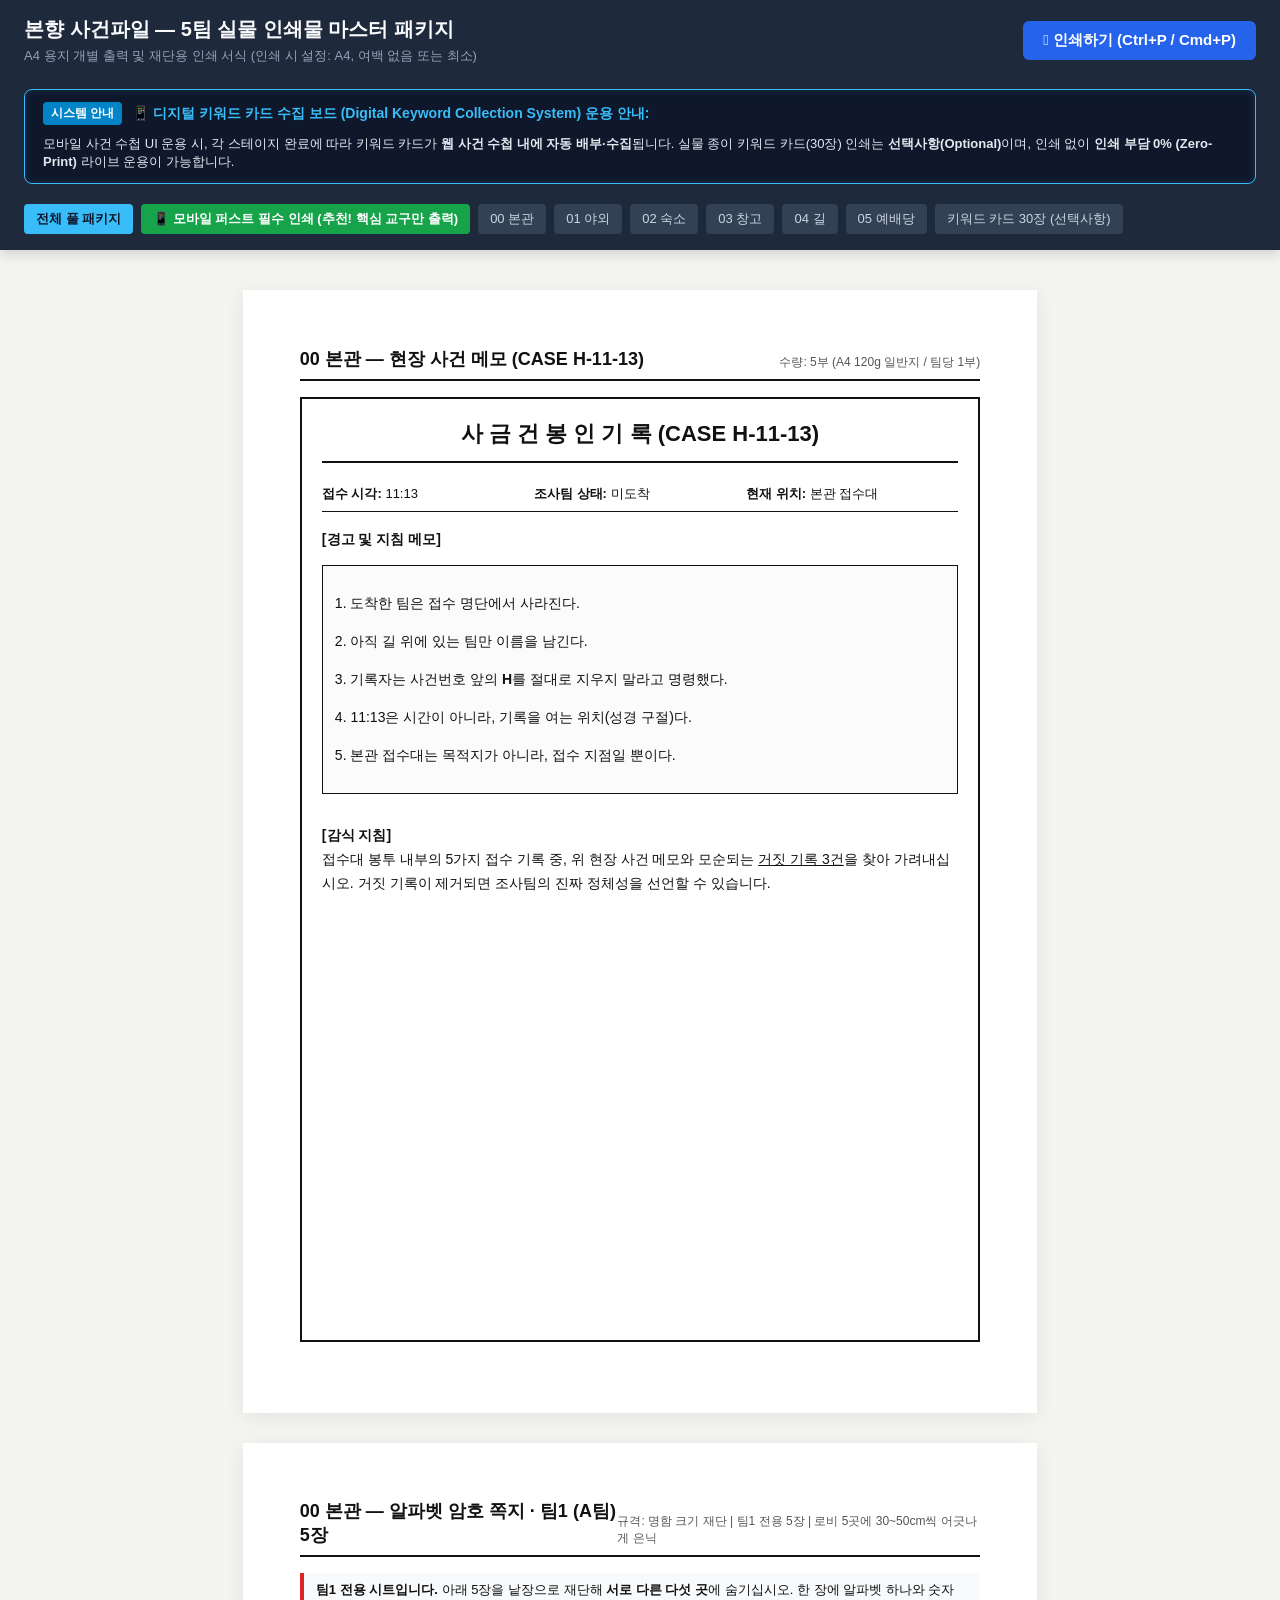
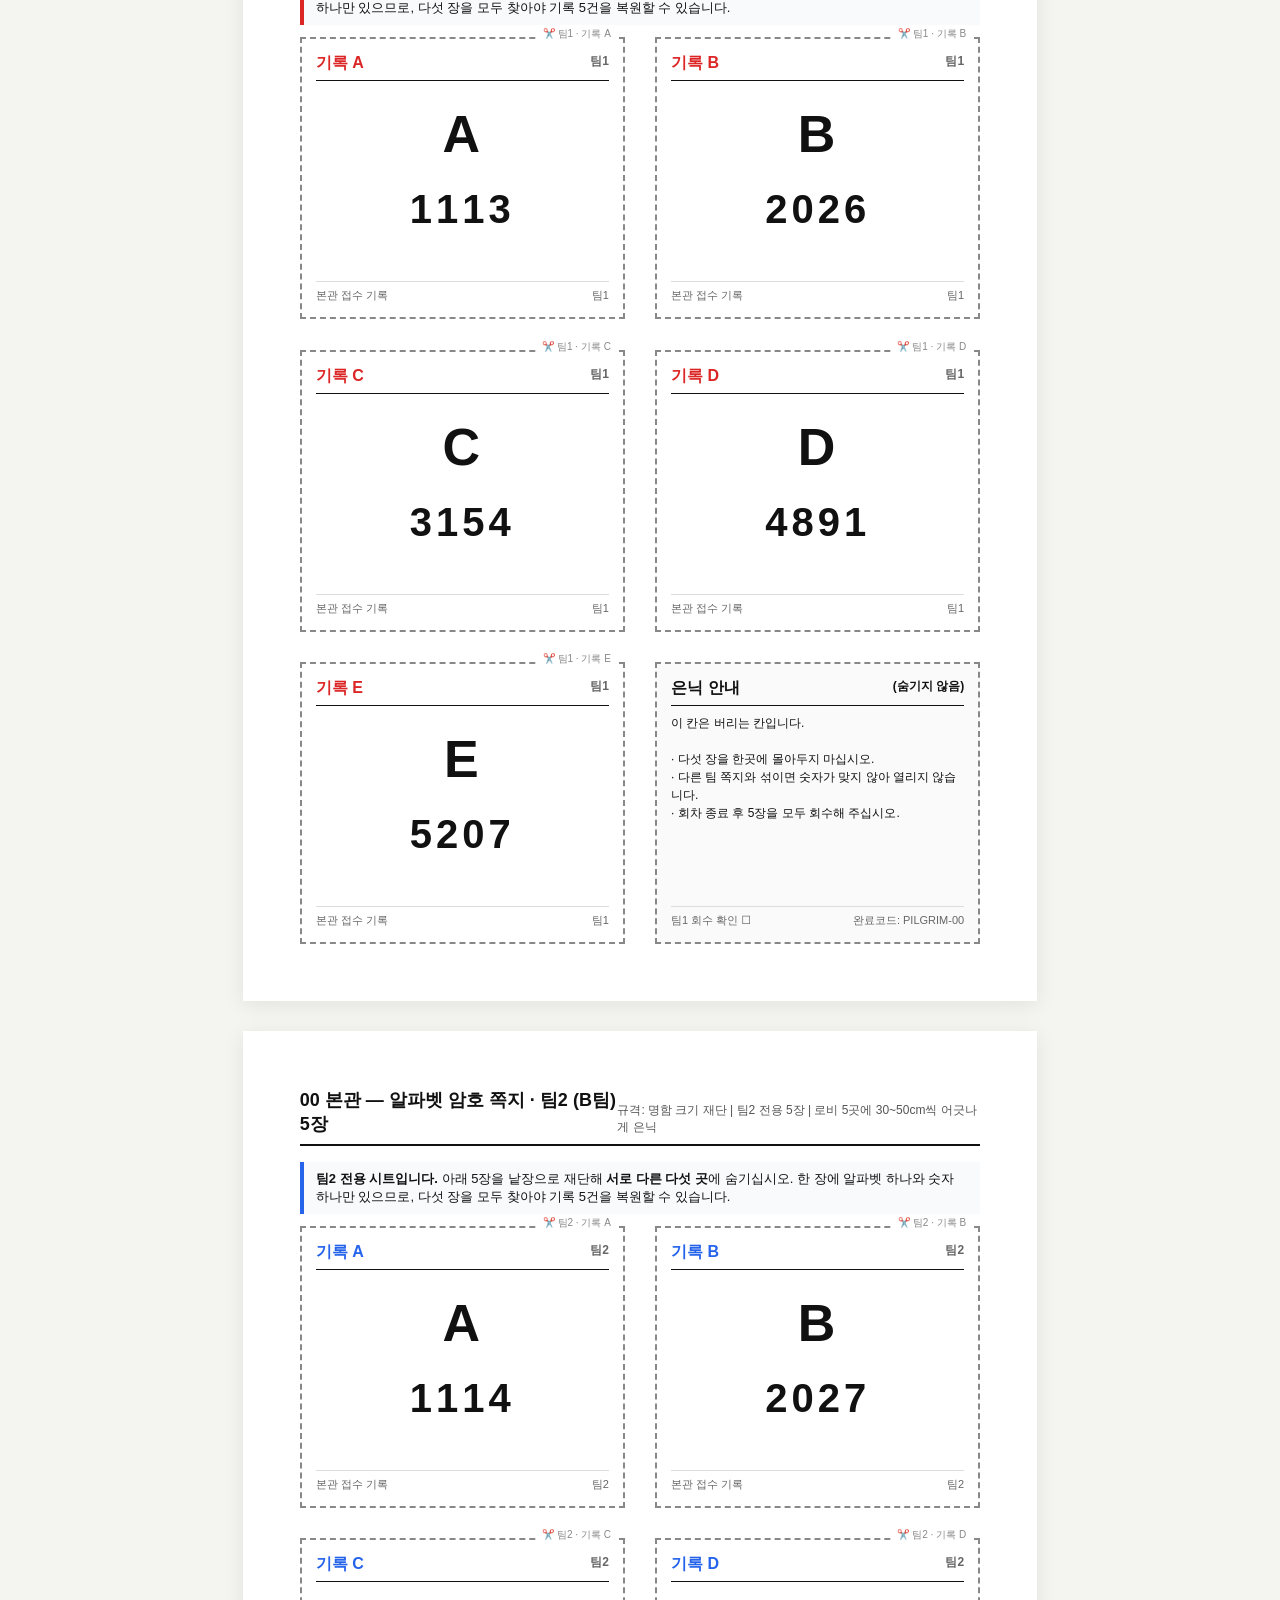
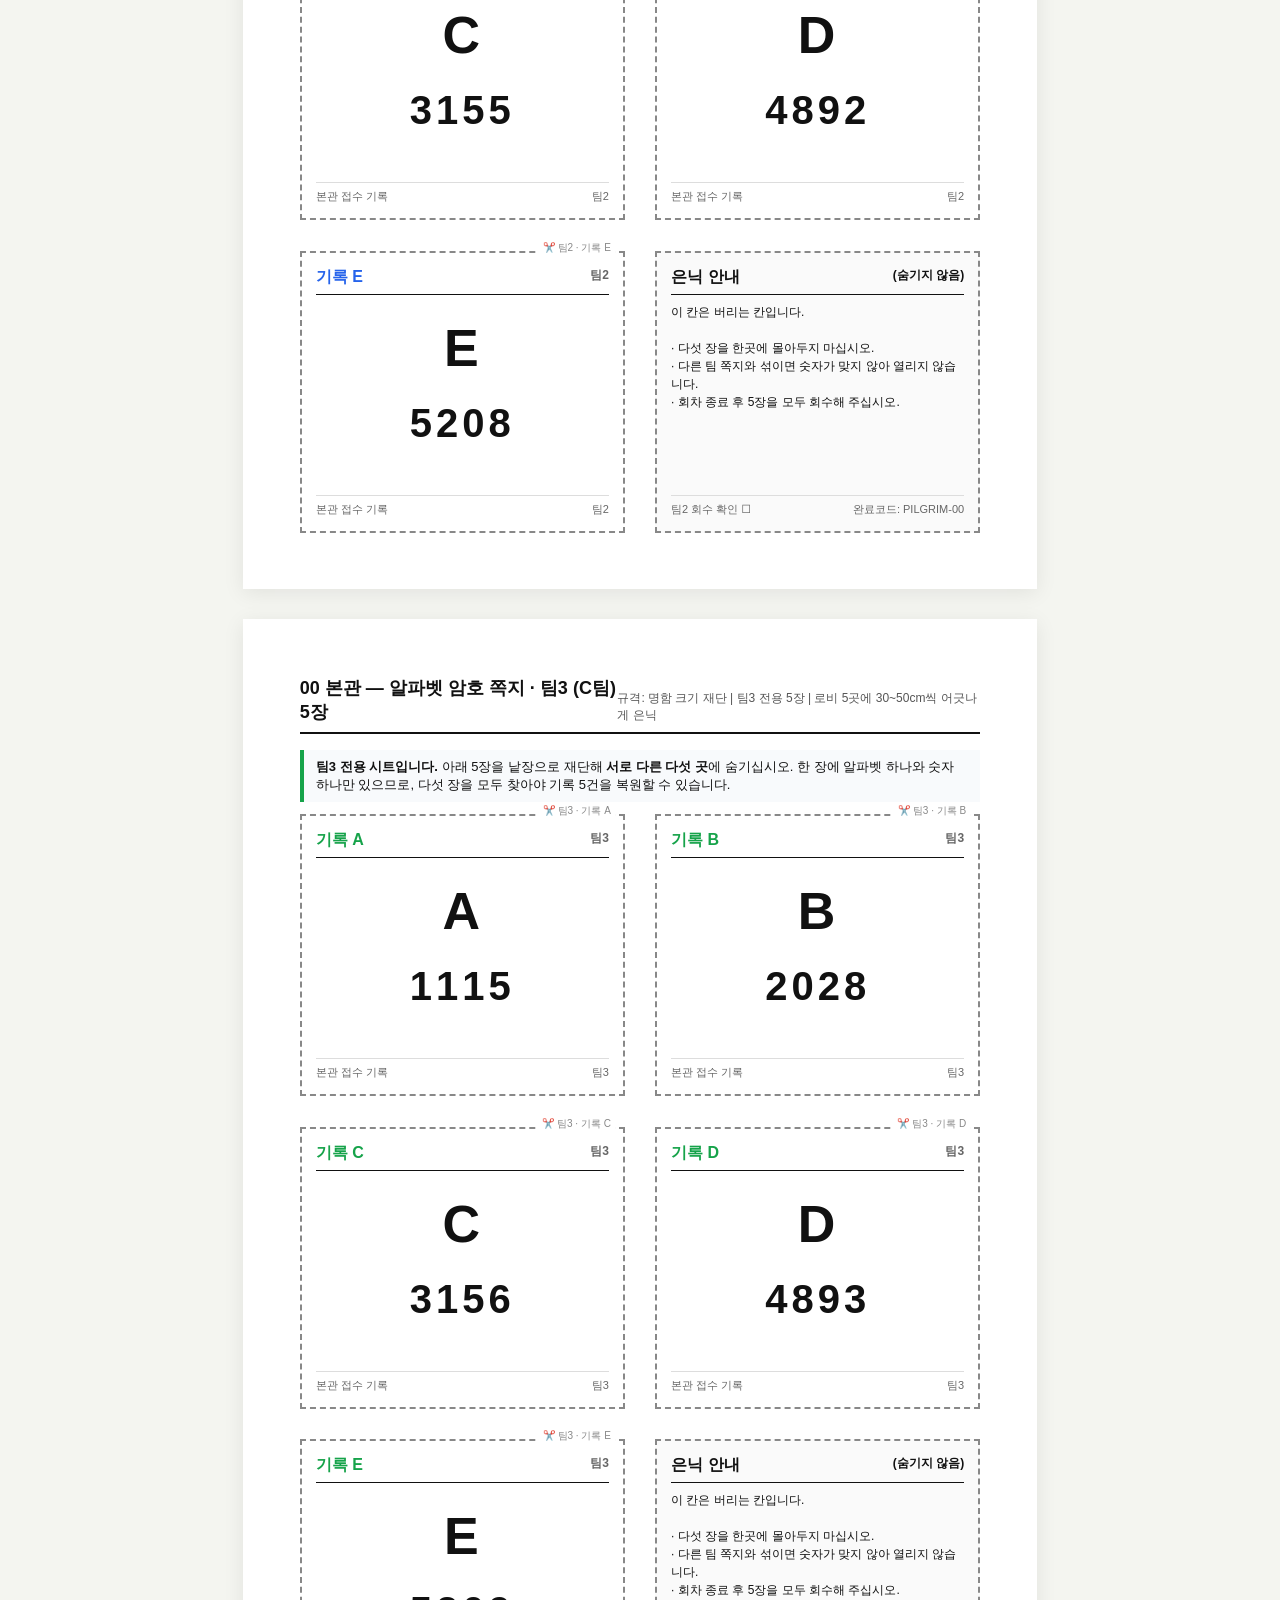
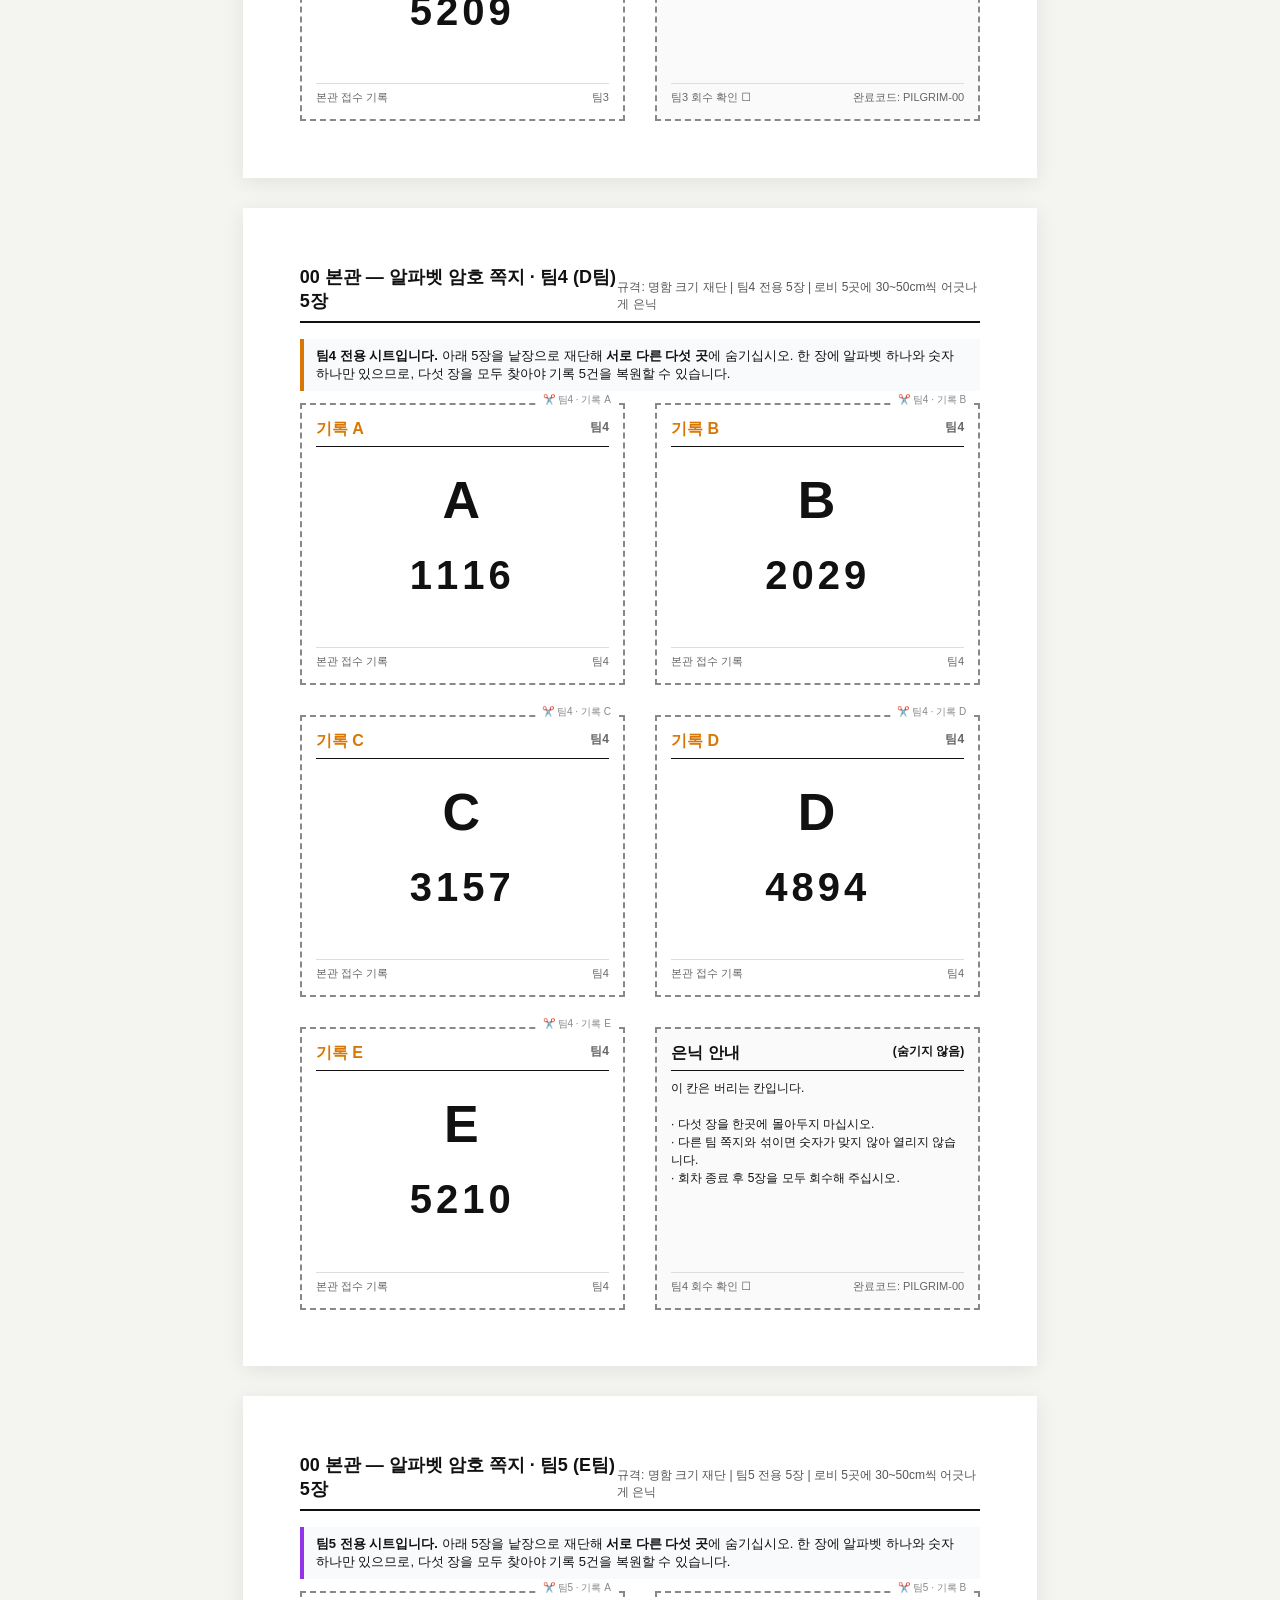
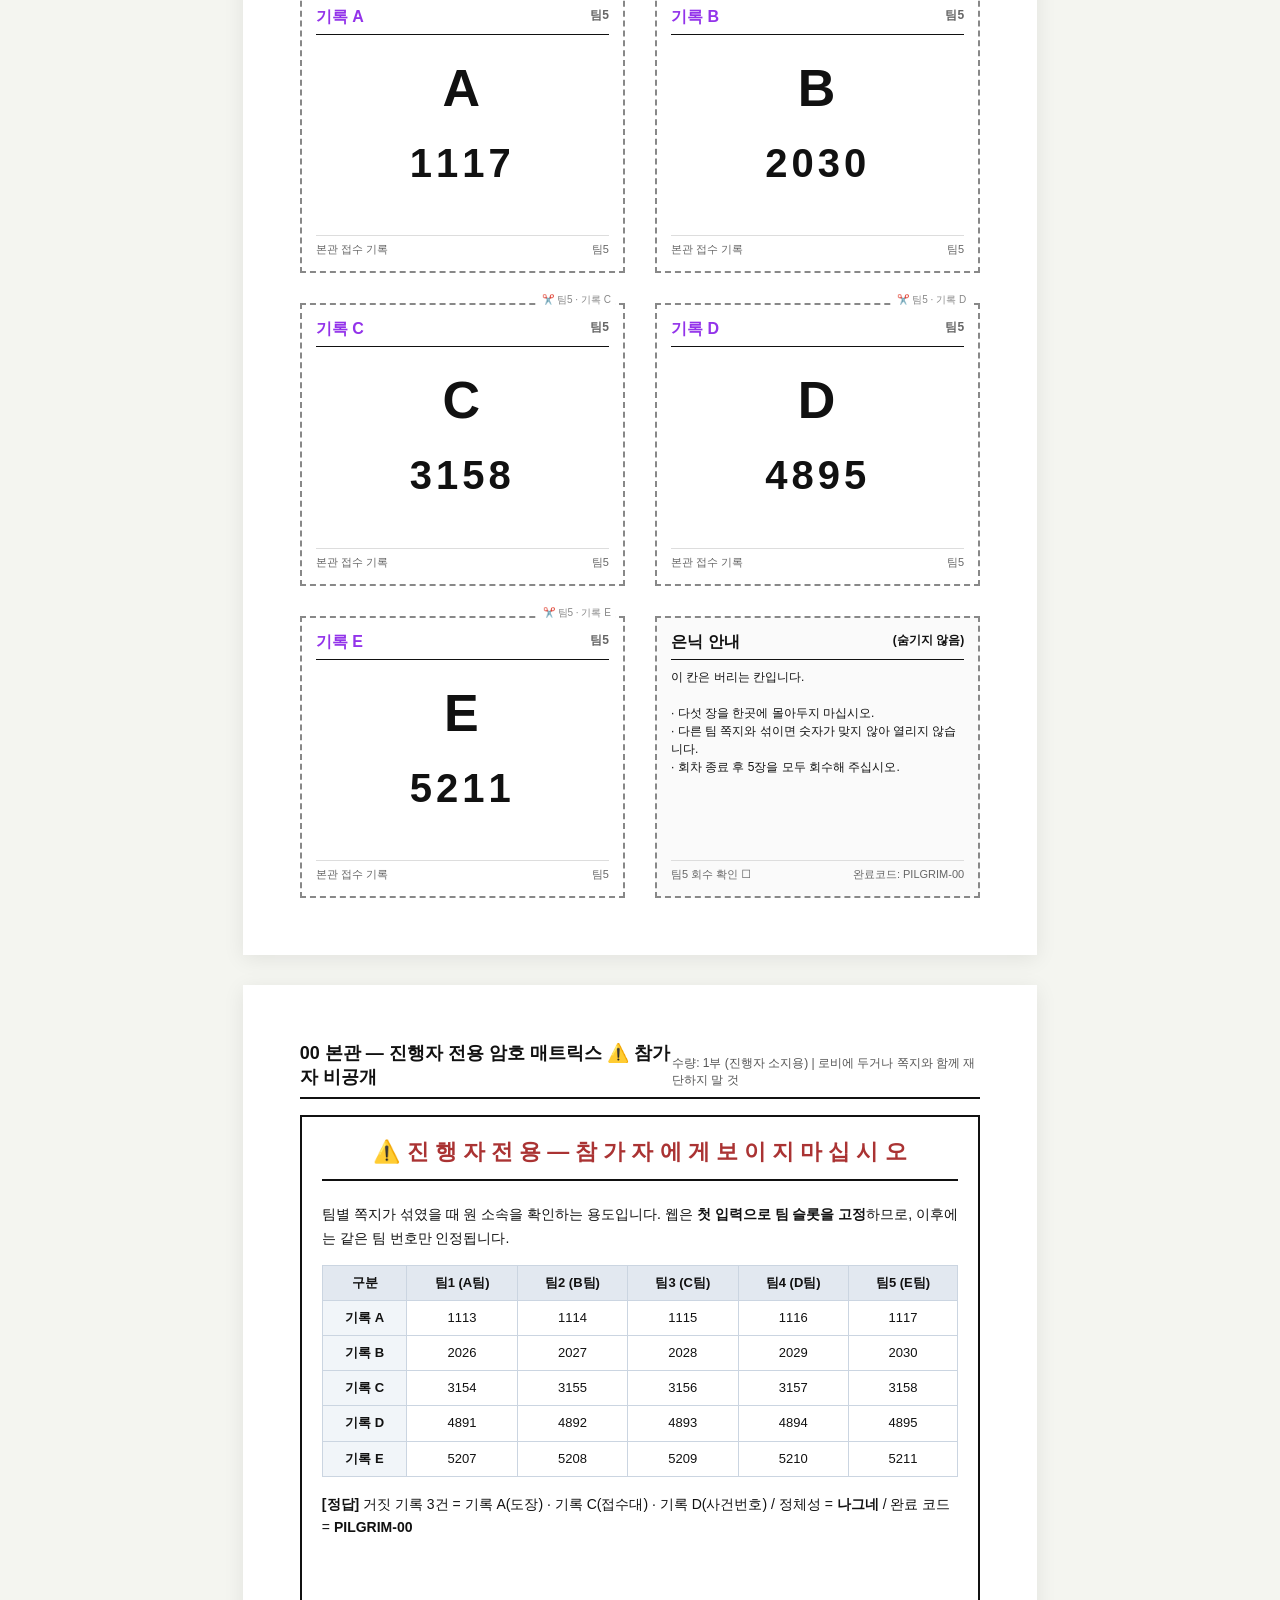
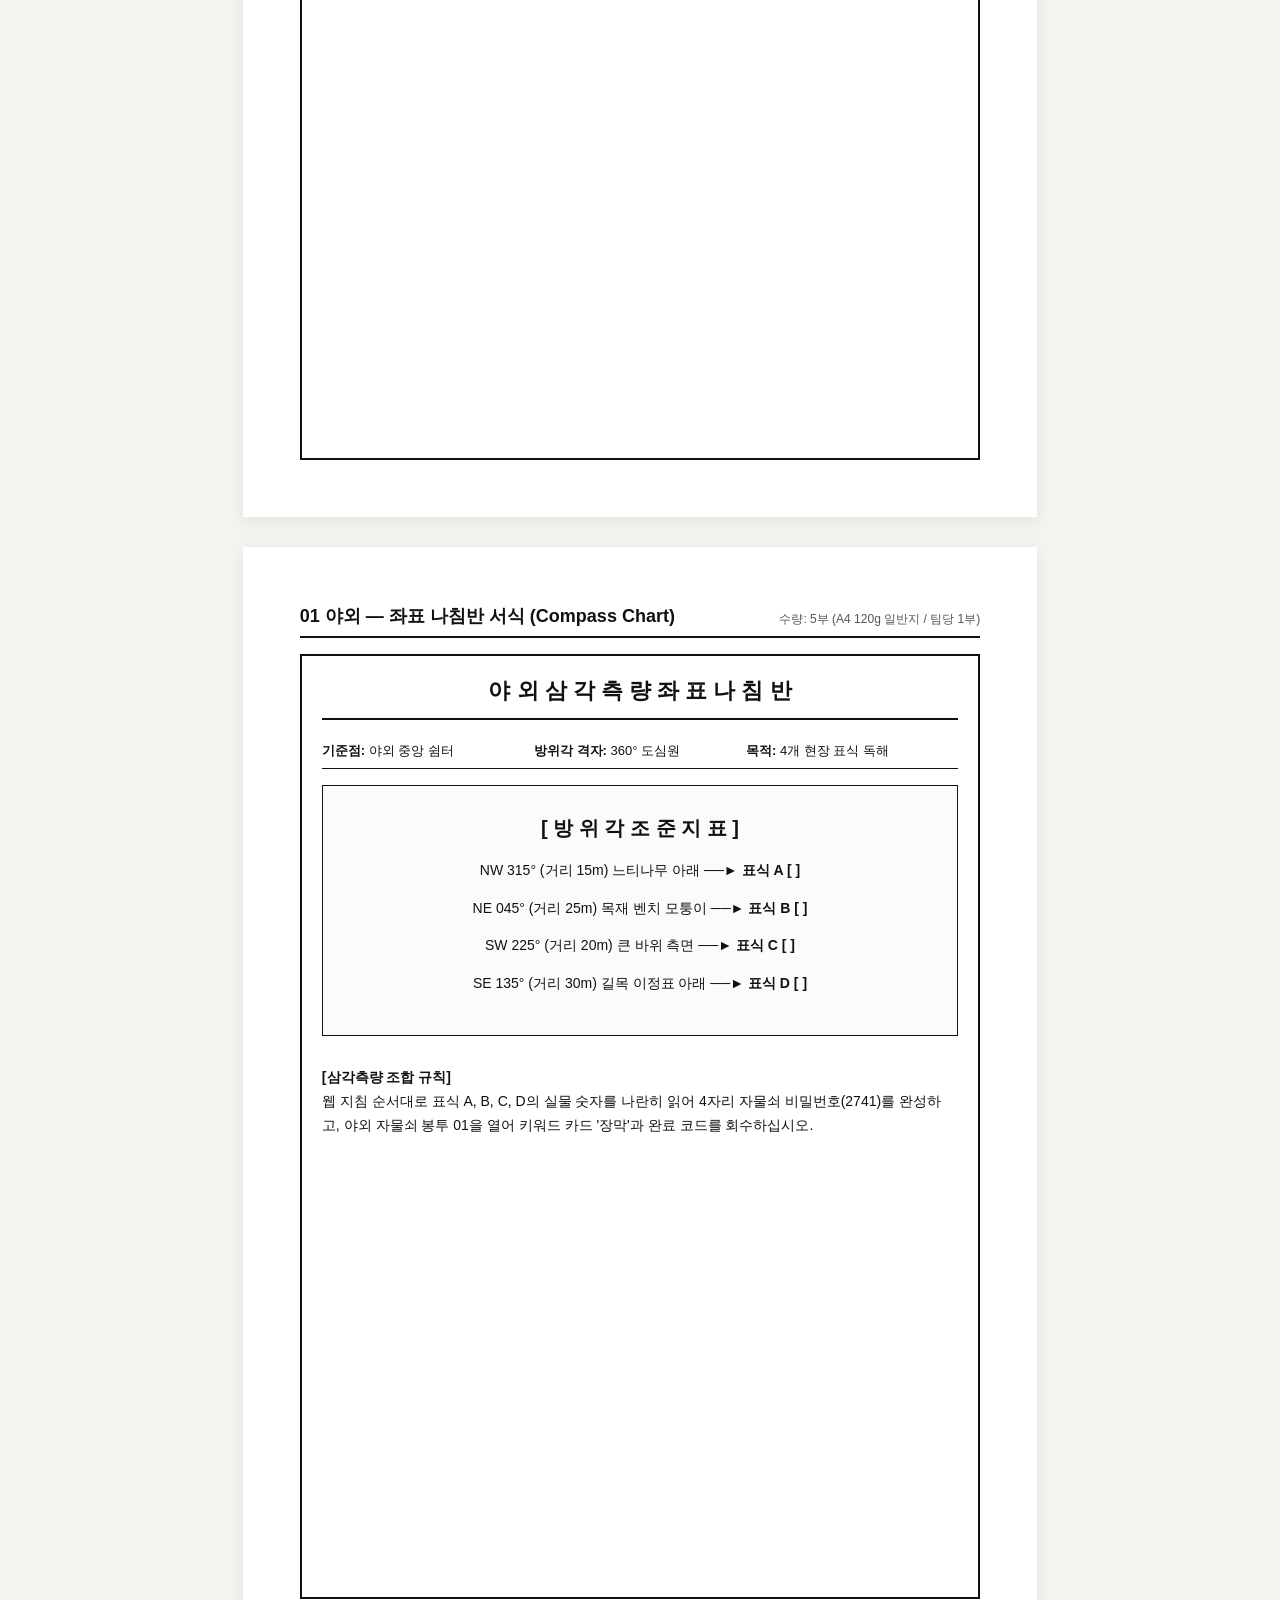
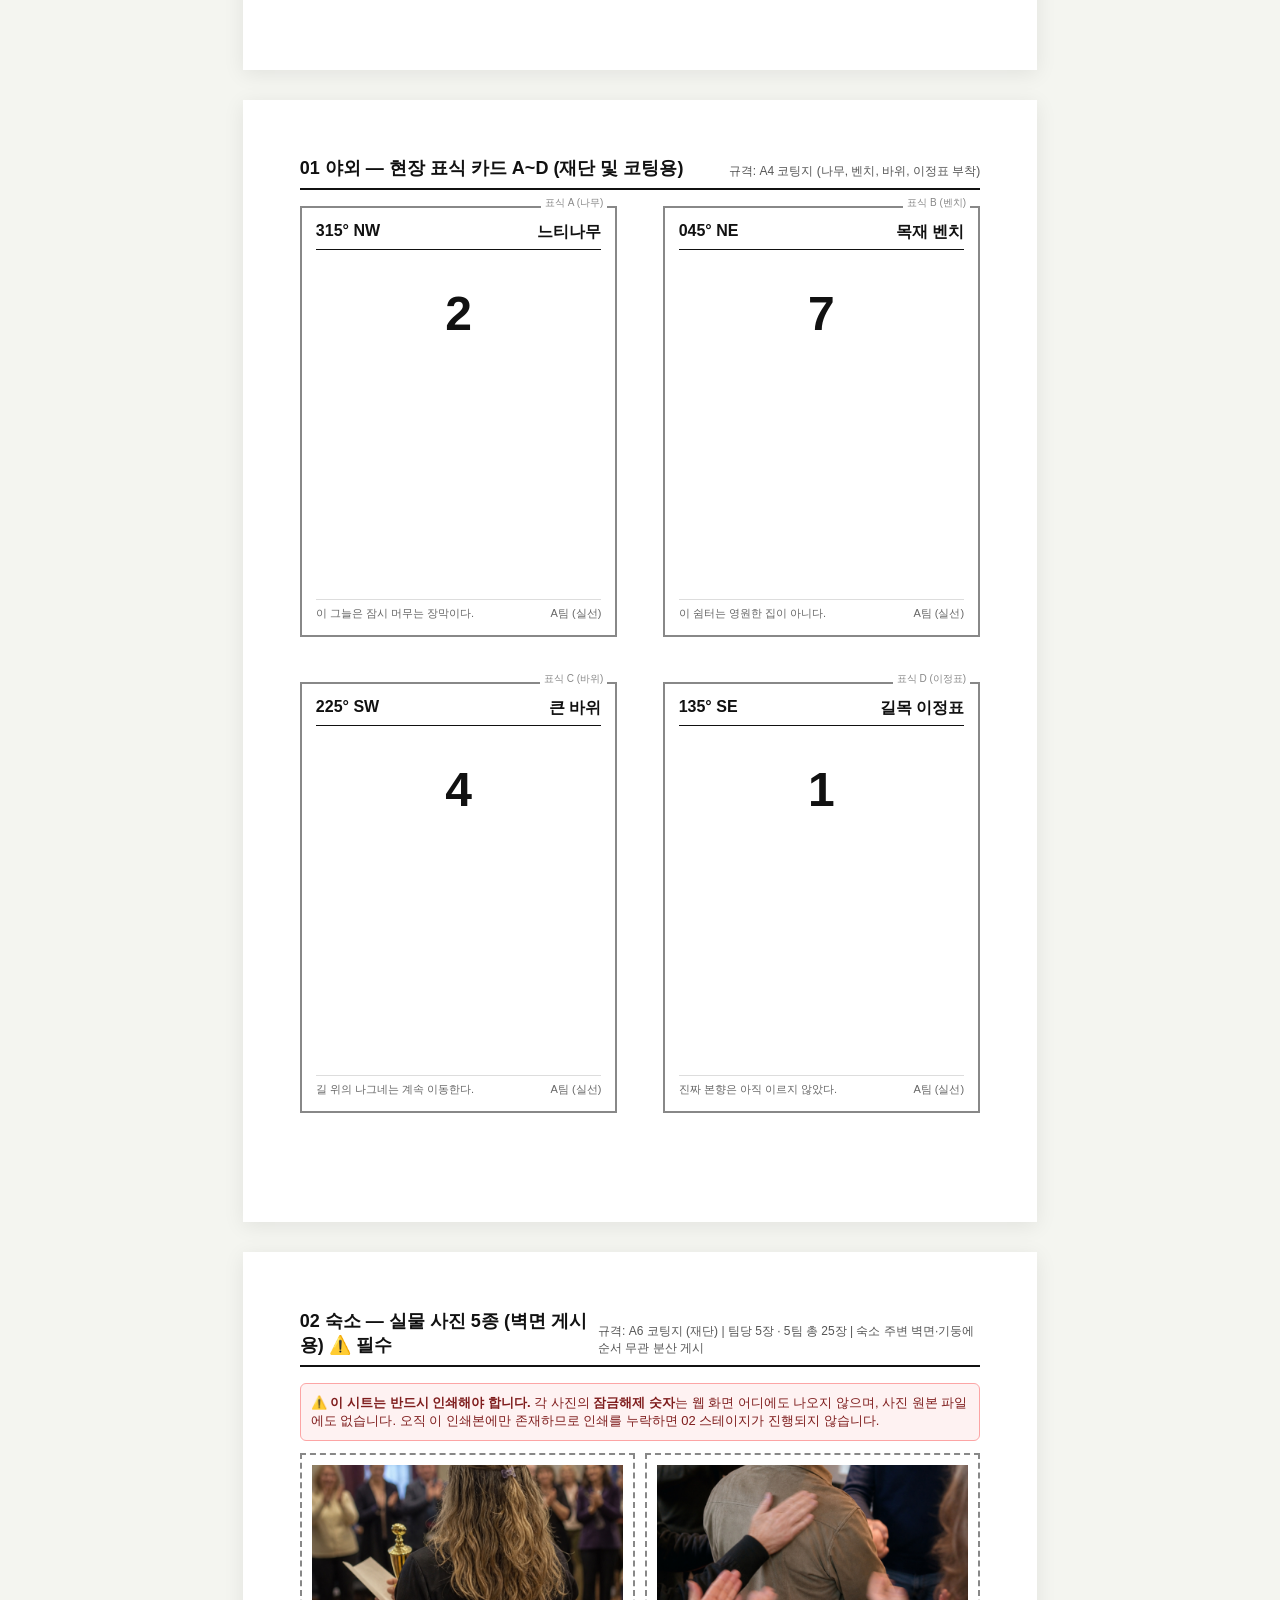
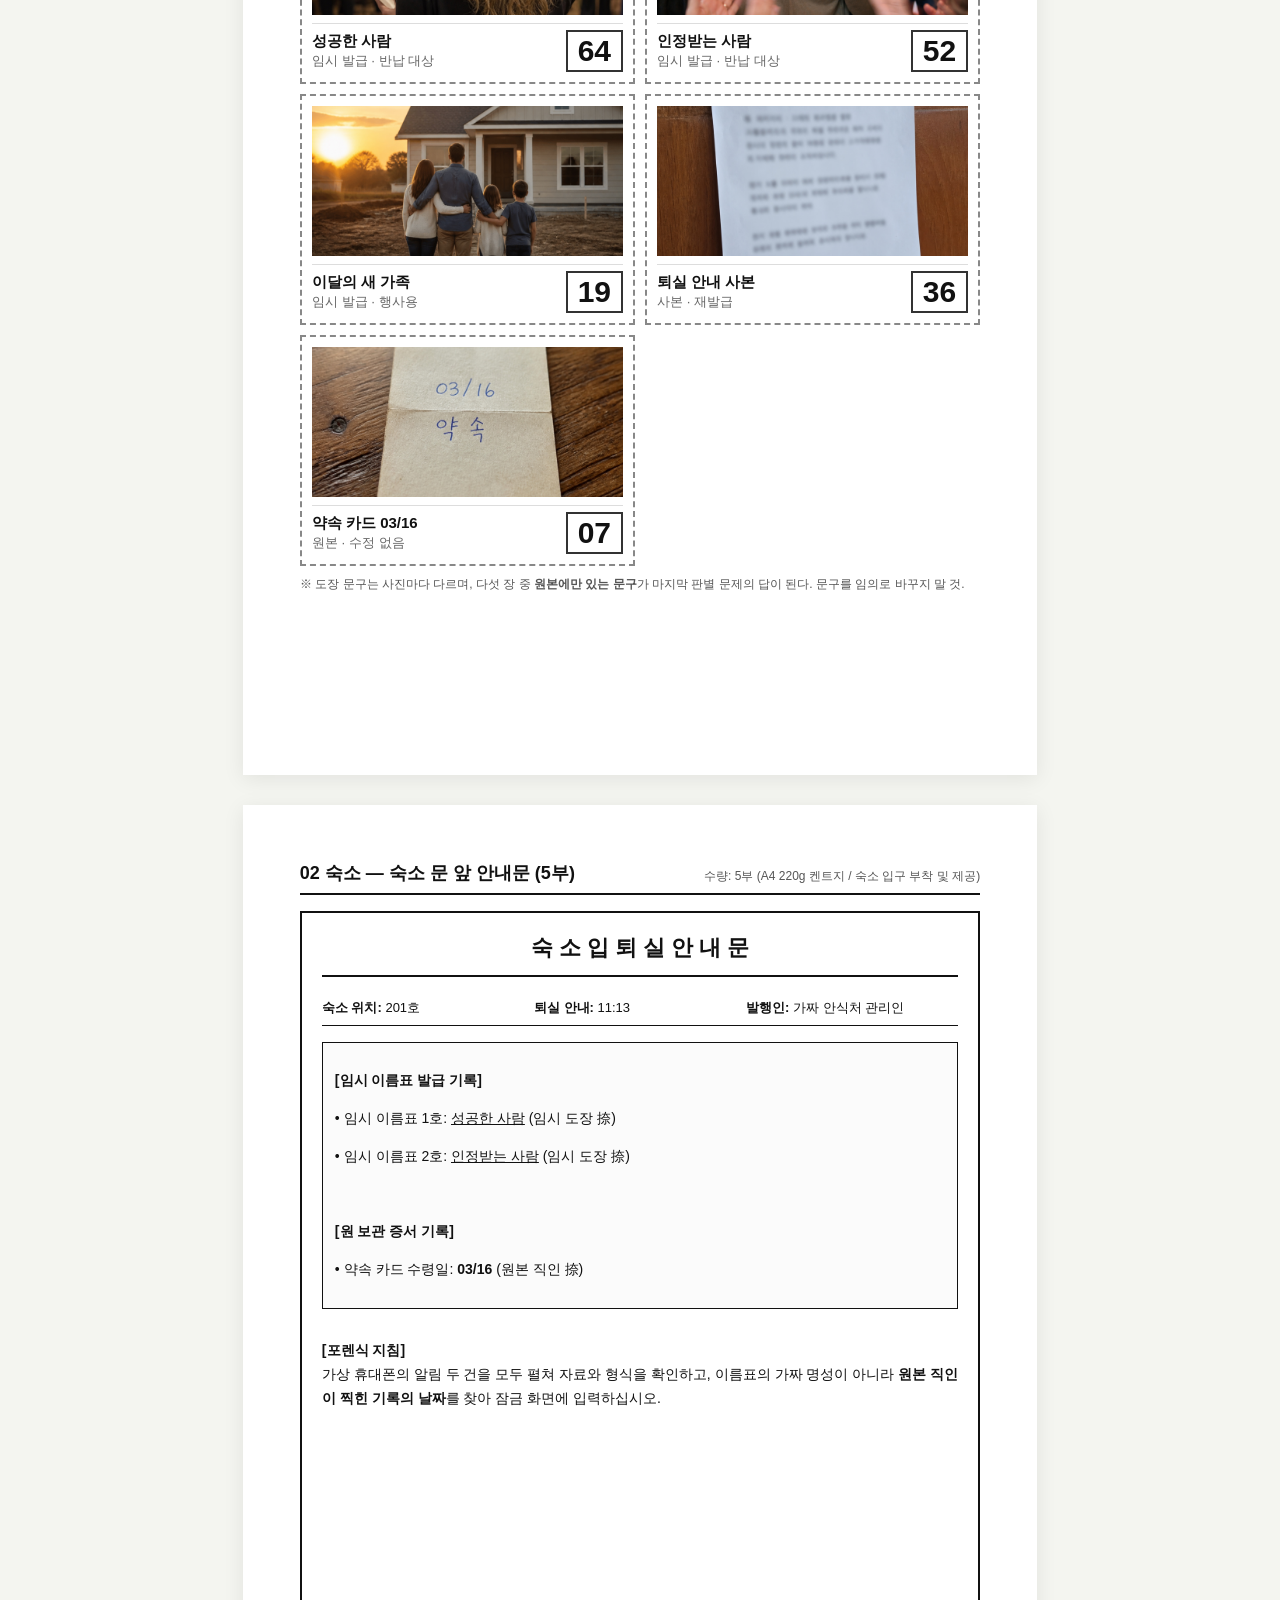
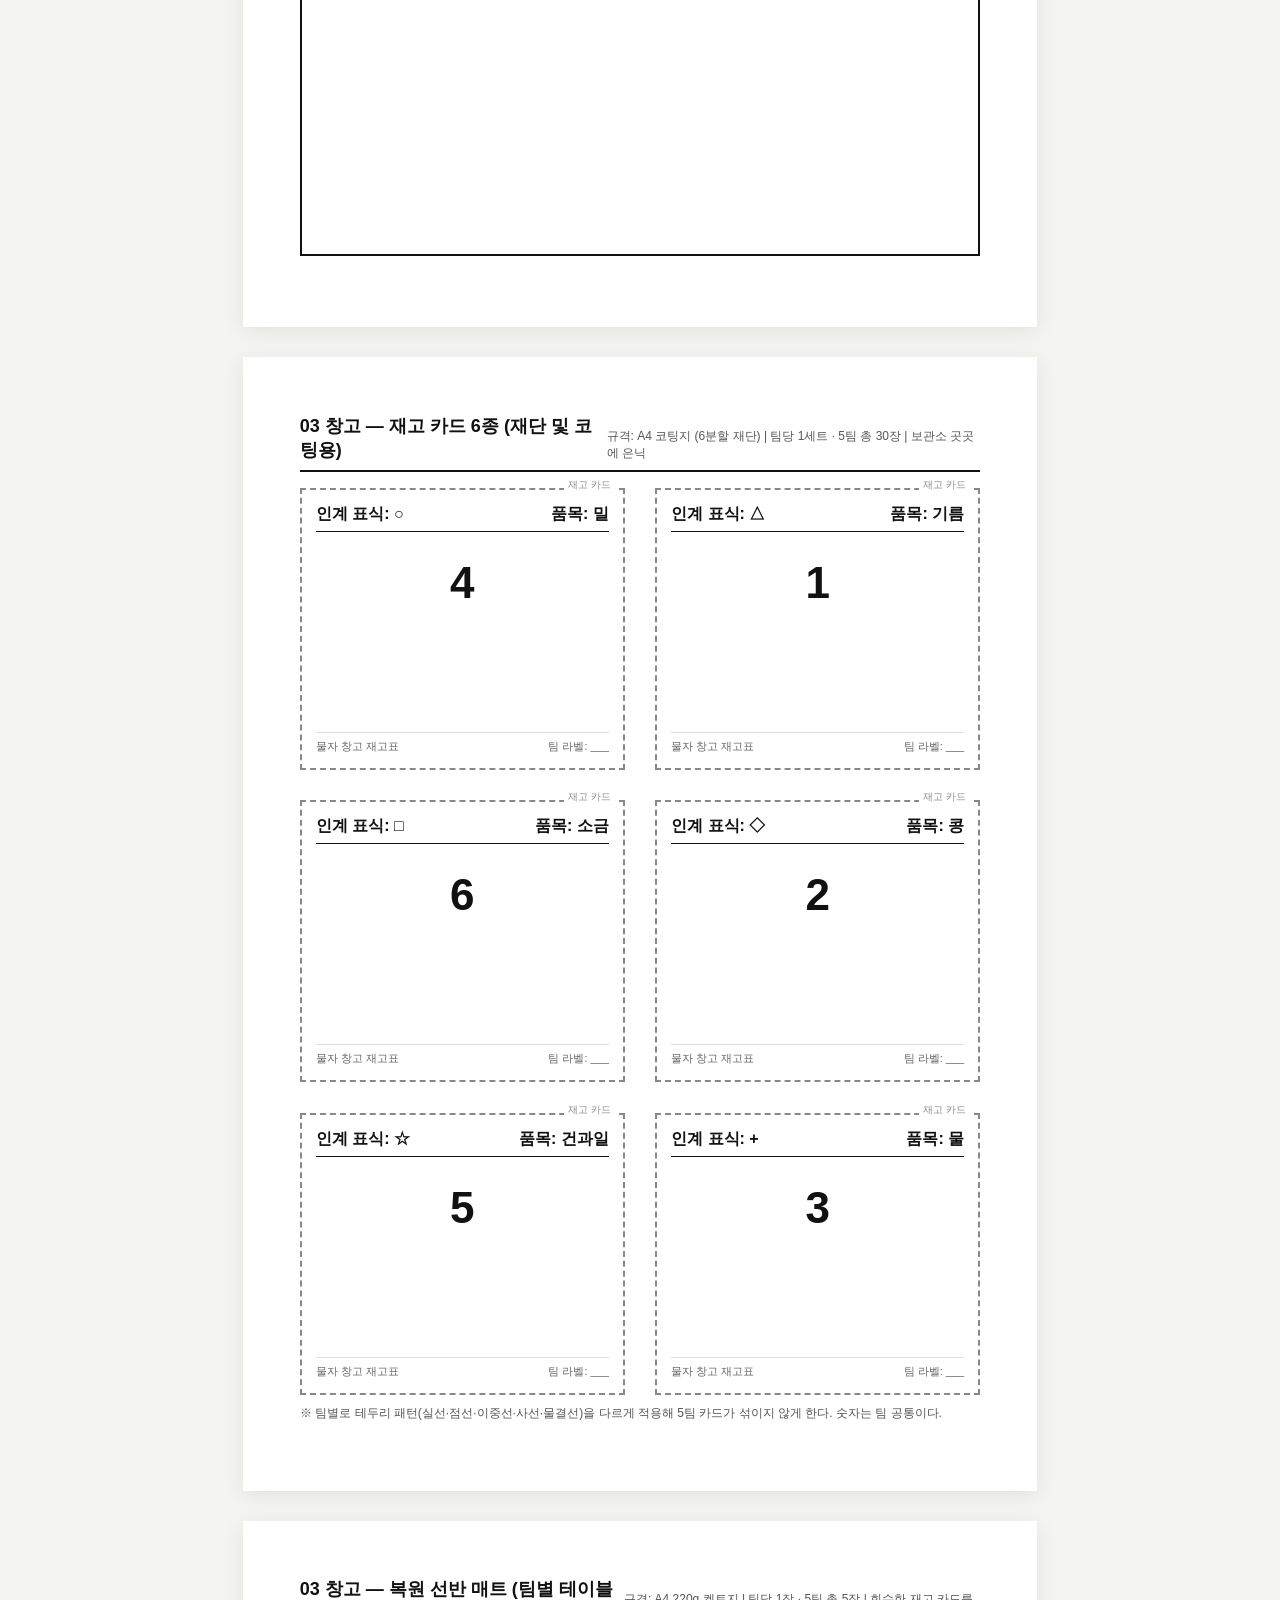
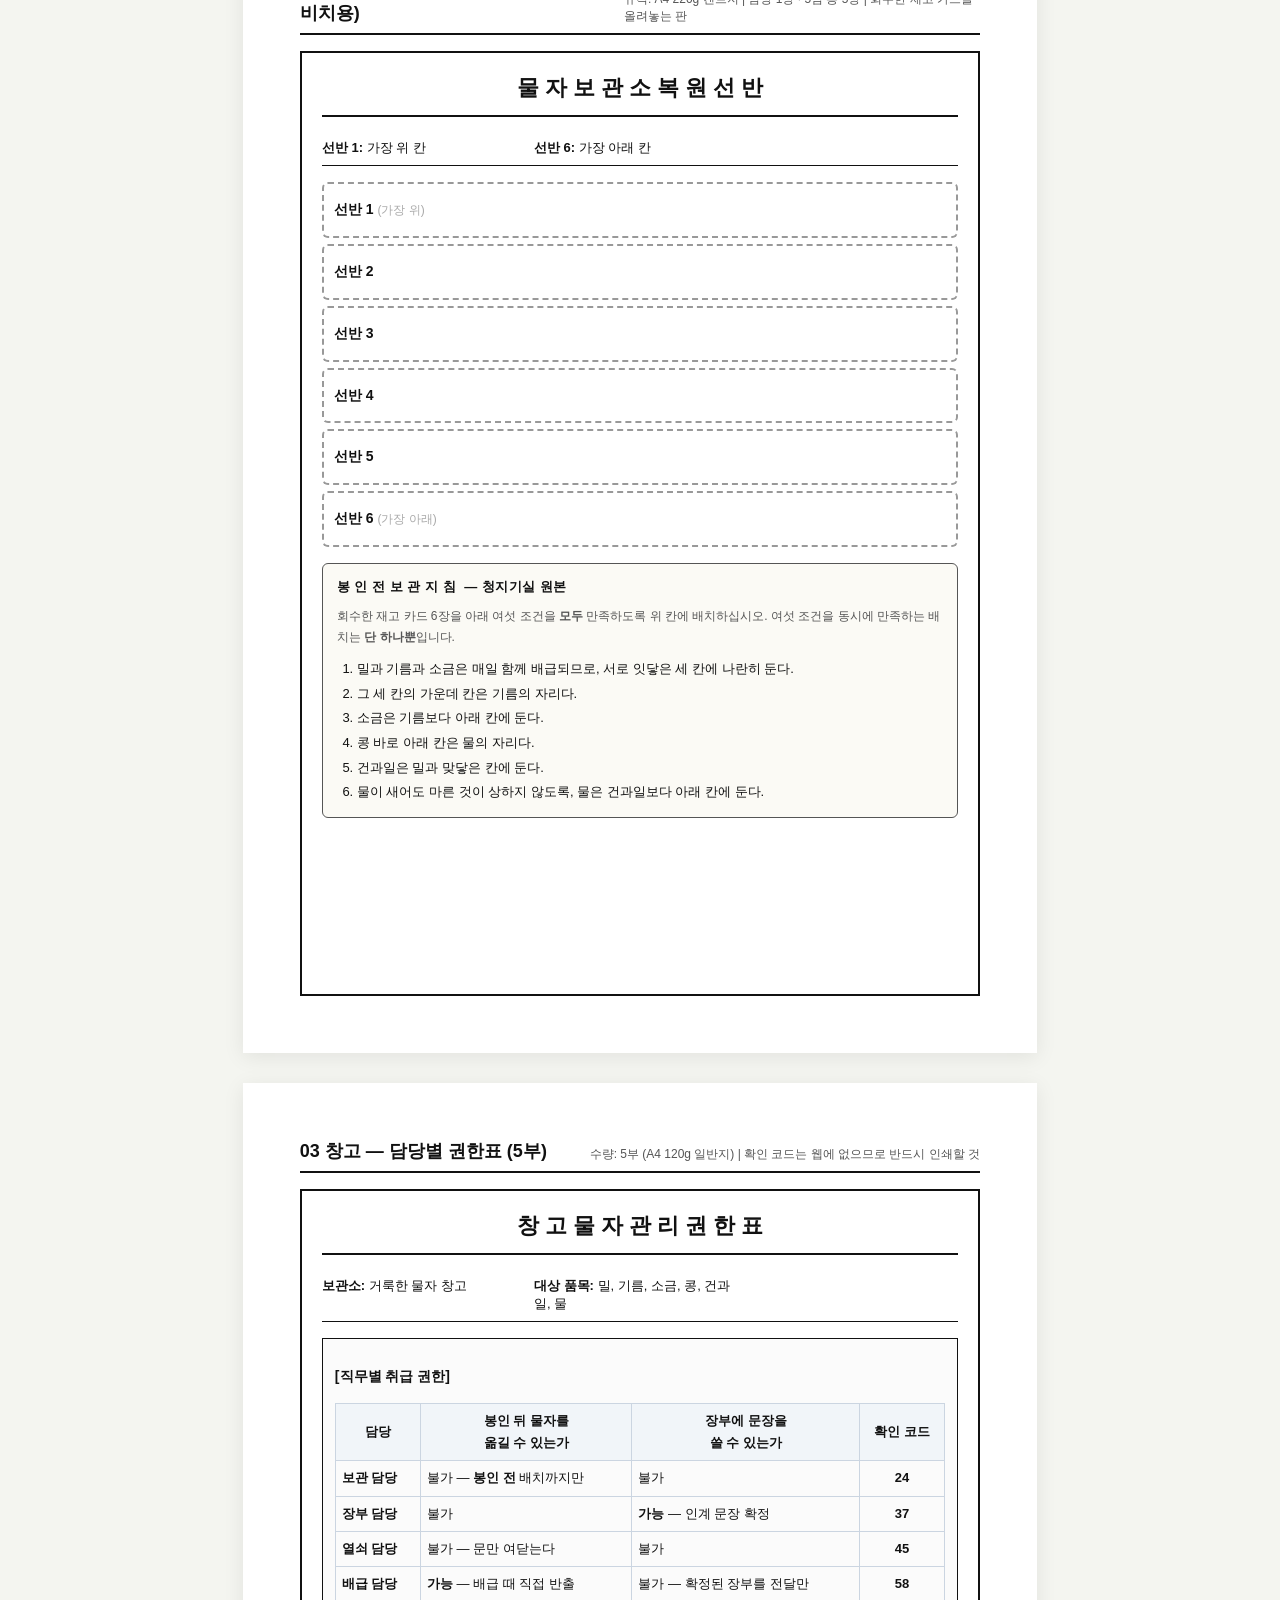
<file: print-materials.html>
<!DOCTYPE html>
<html lang="ko">
  <head>
    <meta charset="UTF-8" />
    <meta name="viewport" content="width=device-width, initial-scale=1.0" />
    <title>본향 사건파일 — 5팀 인쇄물 마스터 출력 센터</title>
    <style>
      :root {
        --ink: #111;
        --paper: #fff;
        --border: #333;
        --dashed: #888;
      }

      * {
        box-sizing: border-box;
      }

      body {
        margin: 0;
        font-family: Arial, "Apple SD Gothic Neo", "Noto Sans KR", sans-serif;
        background: #f4f5f0;
        color: var(--ink);
      }

      .no-print-bar {
        background: #1e293b;
        color: #f8fafc;
        padding: 16px 24px;
        position: sticky;
        top: 0;
        z-index: 1000;
        box-shadow: 0 4px 12px rgba(0,0,0,0.15);
        display: flex;
        align-items: center;
        justify-content: space-between;
        gap: 16px;
        flex-wrap: wrap;
      }

      .no-print-bar h1 {
        margin: 0;
        font-size: 20px;
      }

      .no-print-bar p {
        margin: 4px 0 0;
        font-size: 13px;
        color: #94a3b8;
      }

      .print-btn {
        background: #2563eb;
        color: white;
        border: none;
        padding: 10px 20px;
        font-size: 15px;
        font-weight: bold;
        border-radius: 6px;
        cursor: pointer;
        transition: background 0.2s;
      }

      .print-btn:hover {
        background: #1d4ed8;
      }

      .stage-filter {
        display: flex;
        gap: 8px;
        flex-wrap: wrap;
      }

      .stage-filter button {
        background: #334155;
        color: #cbd5e1;
        border: none;
        padding: 6px 12px;
        border-radius: 4px;
        cursor: pointer;
        font-size: 13px;
      }

      .stage-filter button.active {
        background: #38bdf8;
        color: #0f172a;
        font-weight: bold;
      }

      .sheet-container {
        max-width: 900px;
        margin: 20px auto;
        padding: 20px;
      }

      /* Printable A4 Sheet */
      .page-sheet {
        background: white;
        width: 210mm;
        min-height: 297mm;
        padding: 15mm;
        margin: 0 auto 30px;
        box-shadow: 0 4px 20px rgba(0,0,0,0.08);
        position: relative;
        page-break-after: always;
      }

      .sheet-header {
        border-bottom: 2px solid var(--ink);
        padding-bottom: 8px;
        margin-bottom: 16px;
        display: flex;
        justify-content: space-between;
        align-items: flex-end;
      }

      .sheet-header h2 {
        margin: 0;
        font-size: 18px;
        font-weight: 800;
      }

      .sheet-header span {
        font-size: 12px;
        color: #555;
      }

      /* Cut Card Grids */
      .card-grid-2x2 {
        display: grid;
        grid-template-columns: 1fr 1fr;
        grid-template-rows: 1fr 1fr;
        gap: 12mm;
        height: 240mm;
      }

      .card-grid-3x2 {
        display: grid;
        grid-template-columns: 1fr 1fr;
        grid-template-rows: 1fr 1fr 1fr;
        gap: 8mm;
        height: 240mm;
      }

      .cut-card {
        border: 2px dashed var(--dashed);
        padding: 14px;
        display: flex;
        flex-direction: column;
        justify-content: space-between;
        position: relative;
        background: #fff;
      }

      .cut-card .cut-mark {
        position: absolute;
        top: -12px;
        right: 8px;
        font-size: 10px;
        color: #888;
        background: #fff;
        padding: 0 4px;
      }

      .card-title {
        font-size: 16px;
        font-weight: bold;
        border-bottom: 1.5px solid var(--ink);
        padding-bottom: 6px;
        margin-bottom: 8px;
        display: flex;
        justify-content: space-between;
      }

      .card-body {
        font-size: 13px;
        line-height: 1.5;
        flex-grow: 1;
      }

      .card-footer {
        border-top: 1px solid #ddd;
        padding-top: 6px;
        margin-top: 8px;
        font-size: 11px;
        color: #666;
        display: flex;
        justify-content: space-between;
      }

      /* Team Border Pattern Classes */
      .pattern-teamA { border-style: solid !important; border-width: 2px; }
      .pattern-teamB { border-style: dashed !important; border-width: 2px; }
      .pattern-teamC { border-style: double !important; border-width: 4px; }
      .pattern-teamD { border-style: dotted !important; border-width: 3px; }
      .pattern-teamE { border-style: solid !important; border-width: 3px; outline: 1px dashed #444; }

      /* Full Handout Form */
      .handout-doc {
        border: 2px solid var(--ink);
        padding: 20px;
        min-height: 250mm;
      }

      .handout-doc h3 {
        text-align: center;
        font-size: 22px;
        margin-top: 0;
        border-bottom: 2px double var(--ink);
        padding-bottom: 12px;
      }

      .handout-meta {
        display: grid;
        grid-template-columns: 1fr 1fr 1fr;
        border-bottom: 1px solid var(--ink);
        padding-bottom: 8px;
        margin-bottom: 16px;
        font-size: 13px;
      }

      .handout-content {
        font-size: 14px;
        line-height: 1.7;
      }

      .handout-box {
        border: 1px solid var(--ink);
        padding: 12px;
        margin: 12px 0;
        background: #fbfbfb;
      }

      .declaration-box {
        border: 3px double var(--ink);
        padding: 30px 20px;
        text-align: center;
        margin: 40px 0;
        font-size: 18px;
        line-height: 1.8;
      }

      .signature-row {
        display: flex;
        justify-content: space-around;
        margin-top: 60px;
        font-size: 14px;
      }

      .signature-line {
        border-bottom: 1px solid var(--ink);
        width: 140px;
        display: inline-block;
      }

      /* Print Specific CSS */
      @media print {
        .no-print-bar {
          display: none !important;
        }

        body {
          background: white !important;
        }

        .sheet-container {
          max-width: 100% !important;
          margin: 0 !important;
          padding: 0 !important;
        }

        .page-sheet {
          box-shadow: none !important;
          margin: 0 !important;
          width: 100% !important;
          height: 100vh !important;
          page-break-after: always !important;
        }
      }
    </style>
  </head>
  <body>
    <div class="no-print-bar">
      <div style="flex: 1 1 100%; display: flex; justify-content: space-between; align-items: center; flex-wrap: wrap; gap: 12px;">
        <div>
          <h1>본향 사건파일 — 5팀 실물 인쇄물 마스터 패키지</h1>
          <p>A4 용지 개별 출력 및 재단용 인쇄 서식 (인쇄 시 설정: A4, 여백 없음 또는 최소)</p>
        </div>
        <button class="print-btn" onclick="window.print()">🯎 인쇄하기 (Ctrl+P / Cmd+P)</button>
      </div>

      <!-- 디지털 키워드 카드 수집 보드 운용 안내 배너 -->
      <div style="width: 100%; background: #0f172a; border: 1px solid #38bdf8; border-radius: 8px; padding: 12px 18px; margin-top: 8px; font-size: 13px; color: #e2e8f0; display: flex; align-items: center; justify-content: space-between; gap: 12px; flex-wrap: wrap; box-shadow: inset 0 0 10px rgba(56, 189, 248, 0.15);">
        <div style="display: flex; align-items: center; gap: 10px; flex-wrap: wrap;">
          <span style="background: #0284c7; color: white; padding: 3px 8px; border-radius: 4px; font-size: 12px; font-weight: bold;">시스템 안내</span>
          <strong style="color: #38bdf8; font-size: 14px;">📱 디지털 키워드 카드 수집 보드 (Digital Keyword Collection System) 운용 안내:</strong>
          <span>모바일 사건 수첩 UI 운용 시, 각 스테이지 완료에 따라 키워드 카드가 <strong>웹 사건 수첩 내에 자동 배부·수집</strong>됩니다. 실물 종이 키워드 카드(30장) 인쇄는 <strong>선택사항(Optional)</strong>이며, 인쇄 없이 <strong>인쇄 부담 0% (Zero-Print)</strong> 라이브 운용이 가능합니다.</span>
        </div>
      </div>

      <div style="flex: 1 1 100%; display: flex; gap: 12px; align-items: center; margin-top: 4px;">
        <div class="stage-filter" id="filterGroup">
          <button class="active" onclick="filterStage('all', this)">전체 풀 패키지</button>
          <button onclick="filterStage('essential', this)" style="background:#16a34a; color:white; font-weight:bold;">📱 모바일 퍼스트 필수 인쇄 (추천! 핵심 교구만 출력)</button>
          <button onclick="filterStage('st00', this)">00 본관</button>
          <button onclick="filterStage('st01', this)">01 야외</button>
          <button onclick="filterStage('st02', this)">02 숙소</button>
          <button onclick="filterStage('st03', this)">03 창고</button>
          <button onclick="filterStage('st04', this)">04 길</button>
          <button onclick="filterStage('st05', this)">05 예배당</button>
          <button onclick="filterStage('keywords', this)">키워드 카드 30장 (선택사항)</button>
        </div>
      </div>
    </div>

    <div class="sheet-container" id="sheetContainer">
      <!-- 00 본관 사건 메모 서식 (5부 출력용) -->
      <section class="page-sheet st00">
        <div class="sheet-header">
          <h2>00 본관 — 현장 사건 메모 (CASE H-11-13)</h2>
          <span>수량: 5부 (A4 120g 일반지 / 팀당 1부)</span>
        </div>
        <div class="handout-doc">
          <h3>사 금 건 봉 인 기 록 (CASE H-11-13)</h3>
          <div class="handout-meta">
            <div><b>접수 시각:</b> 11:13</div>
            <div><b>조사팀 상태:</b> 미도착</div>
            <div><b>현재 위치:</b> 본관 접수대</div>
          </div>
          <div class="handout-content">
            <p><b>[경고 및 지침 메모]</b></p>
            <div class="handout-box">
              <p>1. 도착한 팀은 접수 명단에서 사라진다.</p>
              <p>2. 아직 길 위에 있는 팀만 이름을 남긴다.</p>
              <p>3. 기록자는 사건번호 앞의 <strong>H</strong>를 절대로 지우지 말라고 명령했다.</p>
              <p>4. 11:13은 시간이 아니라, 기록을 여는 위치(성경 구절)다.</p>
              <p>5. 본관 접수대는 목적지가 아니라, 접수 지점일 뿐이다.</p>
            </div>
            <p style="margin-top: 30px;"><b>[감식 지침]</b><br>접수대 봉투 내부의 5가지 접수 기록 중, 위 현장 사건 메모와 모순되는 <u>거짓 기록 3건</u>을 찾아 가려내십시오. 거짓 기록이 제거되면 조사팀의 진짜 정체성을 선언할 수 있습니다.</p>
          </div>
        </div>
      </section>

      <!-- 00 본관 알파벳 암호 쪽지 25장 (팀5 × A~E 5장, 낱장 재단 후 로비 5곳 은닉) -->
      <section class="page-sheet st00 essential-sheet">
        <div class="sheet-header">
          <h2>00 본관 — 알파벳 암호 쪽지 · 팀1 (A팀) 5장</h2>
          <span>규격: 명함 크기 재단 | 팀1 전용 5장 | 로비 5곳에 30~50cm씩 어긋나게 은닉</span>
        </div>
        <div style="background:#f8fafc; border-left:4px solid #dc2626; padding:8px 12px; margin-bottom:12px; font-size:13px;">
          <b>팀1 전용 시트입니다.</b> 아래 5장을 낱장으로 재단해 <b>서로 다른 다섯 곳</b>에 숨기십시오. 한 장에 알파벳 하나와 숫자 하나만 있으므로, 다섯 장을 모두 찾아야 기록 5건을 복원할 수 있습니다.
        </div>
        <div class="card-grid-3x2">
          <div class="cut-card">
            <span class="cut-mark">✂️ 팀1 · 기록 A</span>
            <div class="card-title"><span style="color:#dc2626;">기록 A</span><span style="font-size:12px; color:#666;">팀1</span></div>
            <div class="card-body" style="text-align:center;"><div style="font-size:52px; font-weight:bold; letter-spacing:2px; margin:6px 0;">A</div><div style="font-size:40px; font-weight:bold; letter-spacing:4px;">1113</div></div>
            <div class="card-footer"><span>본관 접수 기록</span><span>팀1</span></div>
          </div>
          <div class="cut-card">
            <span class="cut-mark">✂️ 팀1 · 기록 B</span>
            <div class="card-title"><span style="color:#dc2626;">기록 B</span><span style="font-size:12px; color:#666;">팀1</span></div>
            <div class="card-body" style="text-align:center;"><div style="font-size:52px; font-weight:bold; letter-spacing:2px; margin:6px 0;">B</div><div style="font-size:40px; font-weight:bold; letter-spacing:4px;">2026</div></div>
            <div class="card-footer"><span>본관 접수 기록</span><span>팀1</span></div>
          </div>
          <div class="cut-card">
            <span class="cut-mark">✂️ 팀1 · 기록 C</span>
            <div class="card-title"><span style="color:#dc2626;">기록 C</span><span style="font-size:12px; color:#666;">팀1</span></div>
            <div class="card-body" style="text-align:center;"><div style="font-size:52px; font-weight:bold; letter-spacing:2px; margin:6px 0;">C</div><div style="font-size:40px; font-weight:bold; letter-spacing:4px;">3154</div></div>
            <div class="card-footer"><span>본관 접수 기록</span><span>팀1</span></div>
          </div>
          <div class="cut-card">
            <span class="cut-mark">✂️ 팀1 · 기록 D</span>
            <div class="card-title"><span style="color:#dc2626;">기록 D</span><span style="font-size:12px; color:#666;">팀1</span></div>
            <div class="card-body" style="text-align:center;"><div style="font-size:52px; font-weight:bold; letter-spacing:2px; margin:6px 0;">D</div><div style="font-size:40px; font-weight:bold; letter-spacing:4px;">4891</div></div>
            <div class="card-footer"><span>본관 접수 기록</span><span>팀1</span></div>
          </div>
          <div class="cut-card">
            <span class="cut-mark">✂️ 팀1 · 기록 E</span>
            <div class="card-title"><span style="color:#dc2626;">기록 E</span><span style="font-size:12px; color:#666;">팀1</span></div>
            <div class="card-body" style="text-align:center;"><div style="font-size:52px; font-weight:bold; letter-spacing:2px; margin:6px 0;">E</div><div style="font-size:40px; font-weight:bold; letter-spacing:4px;">5207</div></div>
            <div class="card-footer"><span>본관 접수 기록</span><span>팀1</span></div>
          </div>
          <div class="cut-card" style="background:#fafafa;">
            <div class="card-title"><span>은닉 안내</span><span style="font-size:12px;">(숨기지 않음)</span></div>
            <div class="card-body" style="font-size:12px; line-height:1.5;">이 칸은 버리는 칸입니다.<br/><br/>· 다섯 장을 한곳에 몰아두지 마십시오.<br/>· 다른 팀 쪽지와 섞이면 숫자가 맞지 않아 열리지 않습니다.<br/>· 회차 종료 후 5장을 모두 회수해 주십시오.</div>
            <div class="card-footer"><span>팀1 회수 확인 ☐</span><span>완료코드: PILGRIM-00</span></div>
          </div>
        </div>
      </section>

      <section class="page-sheet st00 essential-sheet">
        <div class="sheet-header">
          <h2>00 본관 — 알파벳 암호 쪽지 · 팀2 (B팀) 5장</h2>
          <span>규격: 명함 크기 재단 | 팀2 전용 5장 | 로비 5곳에 30~50cm씩 어긋나게 은닉</span>
        </div>
        <div style="background:#f8fafc; border-left:4px solid #2563eb; padding:8px 12px; margin-bottom:12px; font-size:13px;">
          <b>팀2 전용 시트입니다.</b> 아래 5장을 낱장으로 재단해 <b>서로 다른 다섯 곳</b>에 숨기십시오. 한 장에 알파벳 하나와 숫자 하나만 있으므로, 다섯 장을 모두 찾아야 기록 5건을 복원할 수 있습니다.
        </div>
        <div class="card-grid-3x2">
          <div class="cut-card">
            <span class="cut-mark">✂️ 팀2 · 기록 A</span>
            <div class="card-title"><span style="color:#2563eb;">기록 A</span><span style="font-size:12px; color:#666;">팀2</span></div>
            <div class="card-body" style="text-align:center;"><div style="font-size:52px; font-weight:bold; letter-spacing:2px; margin:6px 0;">A</div><div style="font-size:40px; font-weight:bold; letter-spacing:4px;">1114</div></div>
            <div class="card-footer"><span>본관 접수 기록</span><span>팀2</span></div>
          </div>
          <div class="cut-card">
            <span class="cut-mark">✂️ 팀2 · 기록 B</span>
            <div class="card-title"><span style="color:#2563eb;">기록 B</span><span style="font-size:12px; color:#666;">팀2</span></div>
            <div class="card-body" style="text-align:center;"><div style="font-size:52px; font-weight:bold; letter-spacing:2px; margin:6px 0;">B</div><div style="font-size:40px; font-weight:bold; letter-spacing:4px;">2027</div></div>
            <div class="card-footer"><span>본관 접수 기록</span><span>팀2</span></div>
          </div>
          <div class="cut-card">
            <span class="cut-mark">✂️ 팀2 · 기록 C</span>
            <div class="card-title"><span style="color:#2563eb;">기록 C</span><span style="font-size:12px; color:#666;">팀2</span></div>
            <div class="card-body" style="text-align:center;"><div style="font-size:52px; font-weight:bold; letter-spacing:2px; margin:6px 0;">C</div><div style="font-size:40px; font-weight:bold; letter-spacing:4px;">3155</div></div>
            <div class="card-footer"><span>본관 접수 기록</span><span>팀2</span></div>
          </div>
          <div class="cut-card">
            <span class="cut-mark">✂️ 팀2 · 기록 D</span>
            <div class="card-title"><span style="color:#2563eb;">기록 D</span><span style="font-size:12px; color:#666;">팀2</span></div>
            <div class="card-body" style="text-align:center;"><div style="font-size:52px; font-weight:bold; letter-spacing:2px; margin:6px 0;">D</div><div style="font-size:40px; font-weight:bold; letter-spacing:4px;">4892</div></div>
            <div class="card-footer"><span>본관 접수 기록</span><span>팀2</span></div>
          </div>
          <div class="cut-card">
            <span class="cut-mark">✂️ 팀2 · 기록 E</span>
            <div class="card-title"><span style="color:#2563eb;">기록 E</span><span style="font-size:12px; color:#666;">팀2</span></div>
            <div class="card-body" style="text-align:center;"><div style="font-size:52px; font-weight:bold; letter-spacing:2px; margin:6px 0;">E</div><div style="font-size:40px; font-weight:bold; letter-spacing:4px;">5208</div></div>
            <div class="card-footer"><span>본관 접수 기록</span><span>팀2</span></div>
          </div>
          <div class="cut-card" style="background:#fafafa;">
            <div class="card-title"><span>은닉 안내</span><span style="font-size:12px;">(숨기지 않음)</span></div>
            <div class="card-body" style="font-size:12px; line-height:1.5;">이 칸은 버리는 칸입니다.<br/><br/>· 다섯 장을 한곳에 몰아두지 마십시오.<br/>· 다른 팀 쪽지와 섞이면 숫자가 맞지 않아 열리지 않습니다.<br/>· 회차 종료 후 5장을 모두 회수해 주십시오.</div>
            <div class="card-footer"><span>팀2 회수 확인 ☐</span><span>완료코드: PILGRIM-00</span></div>
          </div>
        </div>
      </section>

      <section class="page-sheet st00 essential-sheet">
        <div class="sheet-header">
          <h2>00 본관 — 알파벳 암호 쪽지 · 팀3 (C팀) 5장</h2>
          <span>규격: 명함 크기 재단 | 팀3 전용 5장 | 로비 5곳에 30~50cm씩 어긋나게 은닉</span>
        </div>
        <div style="background:#f8fafc; border-left:4px solid #16a34a; padding:8px 12px; margin-bottom:12px; font-size:13px;">
          <b>팀3 전용 시트입니다.</b> 아래 5장을 낱장으로 재단해 <b>서로 다른 다섯 곳</b>에 숨기십시오. 한 장에 알파벳 하나와 숫자 하나만 있으므로, 다섯 장을 모두 찾아야 기록 5건을 복원할 수 있습니다.
        </div>
        <div class="card-grid-3x2">
          <div class="cut-card">
            <span class="cut-mark">✂️ 팀3 · 기록 A</span>
            <div class="card-title"><span style="color:#16a34a;">기록 A</span><span style="font-size:12px; color:#666;">팀3</span></div>
            <div class="card-body" style="text-align:center;"><div style="font-size:52px; font-weight:bold; letter-spacing:2px; margin:6px 0;">A</div><div style="font-size:40px; font-weight:bold; letter-spacing:4px;">1115</div></div>
            <div class="card-footer"><span>본관 접수 기록</span><span>팀3</span></div>
          </div>
          <div class="cut-card">
            <span class="cut-mark">✂️ 팀3 · 기록 B</span>
            <div class="card-title"><span style="color:#16a34a;">기록 B</span><span style="font-size:12px; color:#666;">팀3</span></div>
            <div class="card-body" style="text-align:center;"><div style="font-size:52px; font-weight:bold; letter-spacing:2px; margin:6px 0;">B</div><div style="font-size:40px; font-weight:bold; letter-spacing:4px;">2028</div></div>
            <div class="card-footer"><span>본관 접수 기록</span><span>팀3</span></div>
          </div>
          <div class="cut-card">
            <span class="cut-mark">✂️ 팀3 · 기록 C</span>
            <div class="card-title"><span style="color:#16a34a;">기록 C</span><span style="font-size:12px; color:#666;">팀3</span></div>
            <div class="card-body" style="text-align:center;"><div style="font-size:52px; font-weight:bold; letter-spacing:2px; margin:6px 0;">C</div><div style="font-size:40px; font-weight:bold; letter-spacing:4px;">3156</div></div>
            <div class="card-footer"><span>본관 접수 기록</span><span>팀3</span></div>
          </div>
          <div class="cut-card">
            <span class="cut-mark">✂️ 팀3 · 기록 D</span>
            <div class="card-title"><span style="color:#16a34a;">기록 D</span><span style="font-size:12px; color:#666;">팀3</span></div>
            <div class="card-body" style="text-align:center;"><div style="font-size:52px; font-weight:bold; letter-spacing:2px; margin:6px 0;">D</div><div style="font-size:40px; font-weight:bold; letter-spacing:4px;">4893</div></div>
            <div class="card-footer"><span>본관 접수 기록</span><span>팀3</span></div>
          </div>
          <div class="cut-card">
            <span class="cut-mark">✂️ 팀3 · 기록 E</span>
            <div class="card-title"><span style="color:#16a34a;">기록 E</span><span style="font-size:12px; color:#666;">팀3</span></div>
            <div class="card-body" style="text-align:center;"><div style="font-size:52px; font-weight:bold; letter-spacing:2px; margin:6px 0;">E</div><div style="font-size:40px; font-weight:bold; letter-spacing:4px;">5209</div></div>
            <div class="card-footer"><span>본관 접수 기록</span><span>팀3</span></div>
          </div>
          <div class="cut-card" style="background:#fafafa;">
            <div class="card-title"><span>은닉 안내</span><span style="font-size:12px;">(숨기지 않음)</span></div>
            <div class="card-body" style="font-size:12px; line-height:1.5;">이 칸은 버리는 칸입니다.<br/><br/>· 다섯 장을 한곳에 몰아두지 마십시오.<br/>· 다른 팀 쪽지와 섞이면 숫자가 맞지 않아 열리지 않습니다.<br/>· 회차 종료 후 5장을 모두 회수해 주십시오.</div>
            <div class="card-footer"><span>팀3 회수 확인 ☐</span><span>완료코드: PILGRIM-00</span></div>
          </div>
        </div>
      </section>

      <section class="page-sheet st00 essential-sheet">
        <div class="sheet-header">
          <h2>00 본관 — 알파벳 암호 쪽지 · 팀4 (D팀) 5장</h2>
          <span>규격: 명함 크기 재단 | 팀4 전용 5장 | 로비 5곳에 30~50cm씩 어긋나게 은닉</span>
        </div>
        <div style="background:#f8fafc; border-left:4px solid #d97706; padding:8px 12px; margin-bottom:12px; font-size:13px;">
          <b>팀4 전용 시트입니다.</b> 아래 5장을 낱장으로 재단해 <b>서로 다른 다섯 곳</b>에 숨기십시오. 한 장에 알파벳 하나와 숫자 하나만 있으므로, 다섯 장을 모두 찾아야 기록 5건을 복원할 수 있습니다.
        </div>
        <div class="card-grid-3x2">
          <div class="cut-card">
            <span class="cut-mark">✂️ 팀4 · 기록 A</span>
            <div class="card-title"><span style="color:#d97706;">기록 A</span><span style="font-size:12px; color:#666;">팀4</span></div>
            <div class="card-body" style="text-align:center;"><div style="font-size:52px; font-weight:bold; letter-spacing:2px; margin:6px 0;">A</div><div style="font-size:40px; font-weight:bold; letter-spacing:4px;">1116</div></div>
            <div class="card-footer"><span>본관 접수 기록</span><span>팀4</span></div>
          </div>
          <div class="cut-card">
            <span class="cut-mark">✂️ 팀4 · 기록 B</span>
            <div class="card-title"><span style="color:#d97706;">기록 B</span><span style="font-size:12px; color:#666;">팀4</span></div>
            <div class="card-body" style="text-align:center;"><div style="font-size:52px; font-weight:bold; letter-spacing:2px; margin:6px 0;">B</div><div style="font-size:40px; font-weight:bold; letter-spacing:4px;">2029</div></div>
            <div class="card-footer"><span>본관 접수 기록</span><span>팀4</span></div>
          </div>
          <div class="cut-card">
            <span class="cut-mark">✂️ 팀4 · 기록 C</span>
            <div class="card-title"><span style="color:#d97706;">기록 C</span><span style="font-size:12px; color:#666;">팀4</span></div>
            <div class="card-body" style="text-align:center;"><div style="font-size:52px; font-weight:bold; letter-spacing:2px; margin:6px 0;">C</div><div style="font-size:40px; font-weight:bold; letter-spacing:4px;">3157</div></div>
            <div class="card-footer"><span>본관 접수 기록</span><span>팀4</span></div>
          </div>
          <div class="cut-card">
            <span class="cut-mark">✂️ 팀4 · 기록 D</span>
            <div class="card-title"><span style="color:#d97706;">기록 D</span><span style="font-size:12px; color:#666;">팀4</span></div>
            <div class="card-body" style="text-align:center;"><div style="font-size:52px; font-weight:bold; letter-spacing:2px; margin:6px 0;">D</div><div style="font-size:40px; font-weight:bold; letter-spacing:4px;">4894</div></div>
            <div class="card-footer"><span>본관 접수 기록</span><span>팀4</span></div>
          </div>
          <div class="cut-card">
            <span class="cut-mark">✂️ 팀4 · 기록 E</span>
            <div class="card-title"><span style="color:#d97706;">기록 E</span><span style="font-size:12px; color:#666;">팀4</span></div>
            <div class="card-body" style="text-align:center;"><div style="font-size:52px; font-weight:bold; letter-spacing:2px; margin:6px 0;">E</div><div style="font-size:40px; font-weight:bold; letter-spacing:4px;">5210</div></div>
            <div class="card-footer"><span>본관 접수 기록</span><span>팀4</span></div>
          </div>
          <div class="cut-card" style="background:#fafafa;">
            <div class="card-title"><span>은닉 안내</span><span style="font-size:12px;">(숨기지 않음)</span></div>
            <div class="card-body" style="font-size:12px; line-height:1.5;">이 칸은 버리는 칸입니다.<br/><br/>· 다섯 장을 한곳에 몰아두지 마십시오.<br/>· 다른 팀 쪽지와 섞이면 숫자가 맞지 않아 열리지 않습니다.<br/>· 회차 종료 후 5장을 모두 회수해 주십시오.</div>
            <div class="card-footer"><span>팀4 회수 확인 ☐</span><span>완료코드: PILGRIM-00</span></div>
          </div>
        </div>
      </section>

      <section class="page-sheet st00 essential-sheet">
        <div class="sheet-header">
          <h2>00 본관 — 알파벳 암호 쪽지 · 팀5 (E팀) 5장</h2>
          <span>규격: 명함 크기 재단 | 팀5 전용 5장 | 로비 5곳에 30~50cm씩 어긋나게 은닉</span>
        </div>
        <div style="background:#f8fafc; border-left:4px solid #9333ea; padding:8px 12px; margin-bottom:12px; font-size:13px;">
          <b>팀5 전용 시트입니다.</b> 아래 5장을 낱장으로 재단해 <b>서로 다른 다섯 곳</b>에 숨기십시오. 한 장에 알파벳 하나와 숫자 하나만 있으므로, 다섯 장을 모두 찾아야 기록 5건을 복원할 수 있습니다.
        </div>
        <div class="card-grid-3x2">
          <div class="cut-card">
            <span class="cut-mark">✂️ 팀5 · 기록 A</span>
            <div class="card-title"><span style="color:#9333ea;">기록 A</span><span style="font-size:12px; color:#666;">팀5</span></div>
            <div class="card-body" style="text-align:center;"><div style="font-size:52px; font-weight:bold; letter-spacing:2px; margin:6px 0;">A</div><div style="font-size:40px; font-weight:bold; letter-spacing:4px;">1117</div></div>
            <div class="card-footer"><span>본관 접수 기록</span><span>팀5</span></div>
          </div>
          <div class="cut-card">
            <span class="cut-mark">✂️ 팀5 · 기록 B</span>
            <div class="card-title"><span style="color:#9333ea;">기록 B</span><span style="font-size:12px; color:#666;">팀5</span></div>
            <div class="card-body" style="text-align:center;"><div style="font-size:52px; font-weight:bold; letter-spacing:2px; margin:6px 0;">B</div><div style="font-size:40px; font-weight:bold; letter-spacing:4px;">2030</div></div>
            <div class="card-footer"><span>본관 접수 기록</span><span>팀5</span></div>
          </div>
          <div class="cut-card">
            <span class="cut-mark">✂️ 팀5 · 기록 C</span>
            <div class="card-title"><span style="color:#9333ea;">기록 C</span><span style="font-size:12px; color:#666;">팀5</span></div>
            <div class="card-body" style="text-align:center;"><div style="font-size:52px; font-weight:bold; letter-spacing:2px; margin:6px 0;">C</div><div style="font-size:40px; font-weight:bold; letter-spacing:4px;">3158</div></div>
            <div class="card-footer"><span>본관 접수 기록</span><span>팀5</span></div>
          </div>
          <div class="cut-card">
            <span class="cut-mark">✂️ 팀5 · 기록 D</span>
            <div class="card-title"><span style="color:#9333ea;">기록 D</span><span style="font-size:12px; color:#666;">팀5</span></div>
            <div class="card-body" style="text-align:center;"><div style="font-size:52px; font-weight:bold; letter-spacing:2px; margin:6px 0;">D</div><div style="font-size:40px; font-weight:bold; letter-spacing:4px;">4895</div></div>
            <div class="card-footer"><span>본관 접수 기록</span><span>팀5</span></div>
          </div>
          <div class="cut-card">
            <span class="cut-mark">✂️ 팀5 · 기록 E</span>
            <div class="card-title"><span style="color:#9333ea;">기록 E</span><span style="font-size:12px; color:#666;">팀5</span></div>
            <div class="card-body" style="text-align:center;"><div style="font-size:52px; font-weight:bold; letter-spacing:2px; margin:6px 0;">E</div><div style="font-size:40px; font-weight:bold; letter-spacing:4px;">5211</div></div>
            <div class="card-footer"><span>본관 접수 기록</span><span>팀5</span></div>
          </div>
          <div class="cut-card" style="background:#fafafa;">
            <div class="card-title"><span>은닉 안내</span><span style="font-size:12px;">(숨기지 않음)</span></div>
            <div class="card-body" style="font-size:12px; line-height:1.5;">이 칸은 버리는 칸입니다.<br/><br/>· 다섯 장을 한곳에 몰아두지 마십시오.<br/>· 다른 팀 쪽지와 섞이면 숫자가 맞지 않아 열리지 않습니다.<br/>· 회차 종료 후 5장을 모두 회수해 주십시오.</div>
            <div class="card-footer"><span>팀5 회수 확인 ☐</span><span>완료코드: PILGRIM-00</span></div>
          </div>
        </div>
      </section>

      <!-- 00 본관 진행자 전용 암호 매트릭스 (참가자 비공개) -->
      <section class="page-sheet st00">
        <div class="sheet-header">
          <h2>00 본관 — 진행자 전용 암호 매트릭스 ⚠️ 참가자 비공개</h2>
          <span>수량: 1부 (진행자 소지용) | 로비에 두거나 쪽지와 함께 재단하지 말 것</span>
        </div>
        <div class="handout-doc">
          <h3 style="color:#a33;">⚠️ 진 행 자  전 용 — 참 가 자 에 게  보 이 지  마 십 시 오</h3>
          <div class="handout-content">
            <p>팀별 쪽지가 섞였을 때 원 소속을 확인하는 용도입니다. 웹은 <b>첫 입력으로 팀 슬롯을 고정</b>하므로, 이후에는 같은 팀 번호만 인정됩니다.</p>
            <table style="width:100%; border-collapse:collapse; margin-top:12px; font-size:13px; text-align:center;">
              <tr style="background:#e2e8f0;"><th style="border:1px solid #cbd5e1; padding:6px;">구분</th><th style="border:1px solid #cbd5e1; padding:6px;">팀1 (A팀)</th><th style="border:1px solid #cbd5e1; padding:6px;">팀2 (B팀)</th><th style="border:1px solid #cbd5e1; padding:6px;">팀3 (C팀)</th><th style="border:1px solid #cbd5e1; padding:6px;">팀4 (D팀)</th><th style="border:1px solid #cbd5e1; padding:6px;">팀5 (E팀)</th></tr>
              <tr><td style="border:1px solid #cbd5e1; padding:6px; font-weight:bold; background:#f1f5f9;">기록 A</td><td style="border:1px solid #cbd5e1; padding:6px;">1113</td><td style="border:1px solid #cbd5e1; padding:6px;">1114</td><td style="border:1px solid #cbd5e1; padding:6px;">1115</td><td style="border:1px solid #cbd5e1; padding:6px;">1116</td><td style="border:1px solid #cbd5e1; padding:6px;">1117</td></tr>
              <tr><td style="border:1px solid #cbd5e1; padding:6px; font-weight:bold; background:#f1f5f9;">기록 B</td><td style="border:1px solid #cbd5e1; padding:6px;">2026</td><td style="border:1px solid #cbd5e1; padding:6px;">2027</td><td style="border:1px solid #cbd5e1; padding:6px;">2028</td><td style="border:1px solid #cbd5e1; padding:6px;">2029</td><td style="border:1px solid #cbd5e1; padding:6px;">2030</td></tr>
              <tr><td style="border:1px solid #cbd5e1; padding:6px; font-weight:bold; background:#f1f5f9;">기록 C</td><td style="border:1px solid #cbd5e1; padding:6px;">3154</td><td style="border:1px solid #cbd5e1; padding:6px;">3155</td><td style="border:1px solid #cbd5e1; padding:6px;">3156</td><td style="border:1px solid #cbd5e1; padding:6px;">3157</td><td style="border:1px solid #cbd5e1; padding:6px;">3158</td></tr>
              <tr><td style="border:1px solid #cbd5e1; padding:6px; font-weight:bold; background:#f1f5f9;">기록 D</td><td style="border:1px solid #cbd5e1; padding:6px;">4891</td><td style="border:1px solid #cbd5e1; padding:6px;">4892</td><td style="border:1px solid #cbd5e1; padding:6px;">4893</td><td style="border:1px solid #cbd5e1; padding:6px;">4894</td><td style="border:1px solid #cbd5e1; padding:6px;">4895</td></tr>
              <tr><td style="border:1px solid #cbd5e1; padding:6px; font-weight:bold; background:#f1f5f9;">기록 E</td><td style="border:1px solid #cbd5e1; padding:6px;">5207</td><td style="border:1px solid #cbd5e1; padding:6px;">5208</td><td style="border:1px solid #cbd5e1; padding:6px;">5209</td><td style="border:1px solid #cbd5e1; padding:6px;">5210</td><td style="border:1px solid #cbd5e1; padding:6px;">5211</td></tr>
            </table>
            <p style="margin-top:16px;"><b>[정답]</b> 거짓 기록 3건 = 기록 A(도장) · 기록 C(접수대) · 기록 D(사건번호) / 정체성 = <b>나그네</b> / 완료 코드 = <b>PILGRIM-00</b></p>
          </div>
        </div>
      </section>

      <!-- 01 야외 좌표 나침반 서식 (5부) -->
      <section class="page-sheet st01">
        <div class="sheet-header">
          <h2>01 야외 — 좌표 나침반 서식 (Compass Chart)</h2>
          <span>수량: 5부 (A4 120g 일반지 / 팀당 1부)</span>
        </div>
        <div class="handout-doc">
          <h3>야 외 삼 각 측 량 좌 표 나 침 반</h3>
          <div class="handout-meta">
            <div><b>기준점:</b> 야외 중앙 쉼터</div>
            <div><b>방위각 격자:</b> 360° 도심원</div>
            <div><b>목적:</b> 4개 현장 표식 독해</div>
          </div>
          <div class="handout-content">
            <div class="handout-box" style="text-align:center; padding: 25px;">
              <p style="font-size: 20px; font-weight: bold; margin: 0 0 10px;">[ 방 위 각  조 준  지 표 ]</p>
              <p>NW 315° (거리 15m) 느티나무 아래 ──► <b>표식 A [  ]</b></p>
              <p>NE 045° (거리 25m) 목재 벤치 모퉁이 ──► <b>표식 B [  ]</b></p>
              <p>SW 225° (거리 20m) 큰 바위 측면 ──► <b>표식 C [  ]</b></p>
              <p>SE 135° (거리 30m) 길목 이정표 아래 ──► <b>표식 D [  ]</b></p>
            </div>
            <p style="margin-top: 30px;"><b>[삼각측량 조합 규칙]</b><br>웹 지침 순서대로 표식 A, B, C, D의 실물 숫자를 나란히 읽어 4자리 자물쇠 비밀번호(2741)를 완성하고, 야외 자물쇠 봉투 01을 열어 키워드 카드 '장막'과 완료 코드를 회수하십시오.</p>
          </div>
        </div>
      </section>

      <!-- 01 야외 현장 표식 카드 (팀별 패턴 20장 중 예시) -->
      <section class="page-sheet st01 essential-sheet">
        <div class="sheet-header">
          <h2>01 야외 — 현장 표식 카드 A~D (재단 및 코팅용)</h2>
          <span>규격: A4 코팅지 (나무, 벤치, 바위, 이정표 부착)</span>
        </div>
        <div class="card-grid-2x2">
          <div class="cut-card pattern-teamA">
            <span class="cut-mark">표식 A (나무)</span>
            <div class="card-title"><span>315° NW</span><span>느티나무</span></div>
            <div class="card-body" style="text-align:center; font-size:48px; font-weight:900; margin:20px 0;">2</div>
            <div class="card-footer"><span>이 그늘은 잠시 머무는 장막이다.</span><span>A팀 (실선)</span></div>
          </div>
          <div class="cut-card pattern-teamA">
            <span class="cut-mark">표식 B (벤치)</span>
            <div class="card-title"><span>045° NE</span><span>목재 벤치</span></div>
            <div class="card-body" style="text-align:center; font-size:48px; font-weight:900; margin:20px 0;">7</div>
            <div class="card-footer"><span>이 쉼터는 영원한 집이 아니다.</span><span>A팀 (실선)</span></div>
          </div>
          <div class="cut-card pattern-teamA">
            <span class="cut-mark">표식 C (바위)</span>
            <div class="card-title"><span>225° SW</span><span>큰 바위</span></div>
            <div class="card-body" style="text-align:center; font-size:48px; font-weight:900; margin:20px 0;">4</div>
            <div class="card-footer"><span>길 위의 나그네는 계속 이동한다.</span><span>A팀 (실선)</span></div>
          </div>
          <div class="cut-card pattern-teamA">
            <span class="cut-mark">표식 D (이정표)</span>
            <div class="card-title"><span>135° SE</span><span>길목 이정표</span></div>
            <div class="card-body" style="text-align:center; font-size:48px; font-weight:900; margin:20px 0;">1</div>
            <div class="card-footer"><span>진짜 본향은 아직 이르지 않았다.</span><span>A팀 (실선)</span></div>
          </div>
        </div>
      </section>

      <!-- 02 숙소 실물 사진 5종 (잠금해제 숫자 인쇄 — 웹에 없는 유일한 출처) -->
      <section class="page-sheet st02 essential-sheet">
        <div class="sheet-header">
          <h2>02 숙소 — 실물 사진 5종 (벽면 게시용) ⚠️ 필수</h2>
          <span>규격: A6 코팅지 (재단) | 팀당 5장 · 5팀 총 25장 | 숙소 주변 벽면·기둥에 순서 무관 분산 게시</span>
        </div>
        <div style="background:#fef2f2; border:1px solid #fca5a5; border-radius:6px; padding:10px; margin-bottom:12px; font-size:13px; color:#7f1d1d;">
          <b>⚠️ 이 시트는 반드시 인쇄해야 합니다.</b> 각 사진의 <b>잠금해제 숫자</b>는 웹 화면 어디에도 나오지 않으며, 사진 원본 파일에도 없습니다. 오직 이 인쇄본에만 존재하므로 인쇄를 누락하면 02 스테이지가 진행되지 않습니다.
        </div>
        <div style="display:grid; grid-template-columns:1fr 1fr; gap:10px;">
          <div style="border:2px dashed #888; padding:10px; background:#fff;">
            <img src="assets/stage-02/photo-success.jpg" alt="성공한 사람" style="width:100%; height:150px; object-fit:cover; display:block;" />
            <div style="border-top:1px solid #ddd; margin-top:8px; padding-top:6px; display:flex; justify-content:space-between; align-items:center;">
              <div><b style="font-size:15px;">성공한 사람</b><br/><small style="color:#666;">임시 발급 · 반납 대상</small></div>
              <div style="font-size:30px; font-weight:bold; border:2px solid #333; padding:2px 10px;">64</div>
            </div>
          </div>
          <div style="border:2px dashed #888; padding:10px; background:#fff;">
            <img src="assets/stage-02/photo-approval.jpg" alt="인정받는 사람" style="width:100%; height:150px; object-fit:cover; display:block;" />
            <div style="border-top:1px solid #ddd; margin-top:8px; padding-top:6px; display:flex; justify-content:space-between; align-items:center;">
              <div><b style="font-size:15px;">인정받는 사람</b><br/><small style="color:#666;">임시 발급 · 반납 대상</small></div>
              <div style="font-size:30px; font-weight:bold; border:2px solid #333; padding:2px 10px;">52</div>
            </div>
          </div>
          <div style="border:2px dashed #888; padding:10px; background:#fff;">
            <img src="assets/stage-02/photo-welcome.jpg" alt="이달의 새 가족" style="width:100%; height:150px; object-fit:cover; display:block;" />
            <div style="border-top:1px solid #ddd; margin-top:8px; padding-top:6px; display:flex; justify-content:space-between; align-items:center;">
              <div><b style="font-size:15px;">이달의 새 가족</b><br/><small style="color:#666;">임시 발급 · 행사용</small></div>
              <div style="font-size:30px; font-weight:bold; border:2px solid #333; padding:2px 10px;">19</div>
            </div>
          </div>
          <div style="border:2px dashed #888; padding:10px; background:#fff;">
            <img src="assets/stage-02/photo-checkout.jpg" alt="퇴실 안내 사본" style="width:100%; height:150px; object-fit:cover; display:block;" />
            <div style="border-top:1px solid #ddd; margin-top:8px; padding-top:6px; display:flex; justify-content:space-between; align-items:center;">
              <div><b style="font-size:15px;">퇴실 안내 사본</b><br/><small style="color:#666;">사본 · 재발급</small></div>
              <div style="font-size:30px; font-weight:bold; border:2px solid #333; padding:2px 10px;">36</div>
            </div>
          </div>
          <div style="border:2px dashed #888; padding:10px; background:#fff;">
            <img src="assets/stage-02/photo-promise.jpg" alt="약속 카드 03/16" style="width:100%; height:150px; object-fit:cover; display:block;" />
            <div style="border-top:1px solid #ddd; margin-top:8px; padding-top:6px; display:flex; justify-content:space-between; align-items:center;">
              <div><b style="font-size:15px;">약속 카드 03/16</b><br/><small style="color:#666;">원본 · 수정 없음</small></div>
              <div style="font-size:30px; font-weight:bold; border:2px solid #333; padding:2px 10px;">07</div>
            </div>
          </div>
        </div>
        <p style="margin-top:10px; font-size:12px; color:#555;">※ 도장 문구는 사진마다 다르며, 다섯 장 중 <b>원본에만 있는 문구</b>가 마지막 판별 문제의 답이 된다. 문구를 임의로 바꾸지 말 것.</p>
      </section>

      <!-- 02 숙소 문 앞 안내문 서식 (5부) -->
      <section class="page-sheet st02">
        <div class="sheet-header">
          <h2>02 숙소 — 숙소 문 앞 안내문 (5부)</h2>
          <span>수량: 5부 (A4 220g 켄트지 / 숙소 입구 부착 및 제공)</span>
        </div>
        <div class="handout-doc">
          <h3>숙 소 입 퇴 실  안 내 문</h3>
          <div class="handout-meta">
            <div><b>숙소 위치:</b> 201호</div>
            <div><b>퇴실 안내:</b> 11:13</div>
            <div><b>발행인:</b> 가짜 안식처 관리인</div>
          </div>
          <div class="handout-content">
            <div class="handout-box">
              <p><b>[임시 이름표 발급 기록]</b></p>
              <p>• 임시 이름표 1호: <u>성공한 사람</u> (임시 도장 捺)</p>
              <p>• 임시 이름표 2호: <u>인정받는 사람</u> (임시 도장 捺)</p>
              <br/>
              <p><b>[원 보관 증서 기록]</b></p>
              <p>• 약속 카드 수령일: <strong>03/16</strong> (원본 직인 捺)</p>
            </div>
            <p style="margin-top: 30px;"><b>[포렌식 지침]</b><br>가상 휴대폰의 알림 두 건을 모두 펼쳐 자료와 형식을 확인하고, 이름표의 가짜 명성이 아니라 <strong>원본 직인이 찍힌 기록의 날짜</strong>를 찾아 잠금 화면에 입력하십시오.</p>
          </div>
        </div>
      </section>

      <!-- 03 창고 재고 카드 6장 (조합 숫자 인쇄 — 1단계 필수) -->
      <section class="page-sheet st03 essential-sheet">
        <div class="sheet-header">
          <h2>03 창고 — 재고 카드 6종 (재단 및 코팅용)</h2>
          <span>규격: A4 코팅지 (6분할 재단) | 팀당 1세트 · 5팀 총 30장 | 보관소 곳곳에 은닉</span>
        </div>
        <div class="card-grid-3x2">
          <div class="cut-card">
            <span class="cut-mark">재고 카드</span>
            <div class="card-title"><span>인계 표식: ○</span><span>품목: 밀</span></div>
            <div class="card-body" style="text-align:center; font-size:44px; font-weight:bold; margin:10px 0;">4</div>
            <div class="card-footer"><span>물자 창고 재고표</span><span>팀 라벨: ___</span></div>
          </div>
          <div class="cut-card">
            <span class="cut-mark">재고 카드</span>
            <div class="card-title"><span>인계 표식: △</span><span>품목: 기름</span></div>
            <div class="card-body" style="text-align:center; font-size:44px; font-weight:bold; margin:10px 0;">1</div>
            <div class="card-footer"><span>물자 창고 재고표</span><span>팀 라벨: ___</span></div>
          </div>
          <div class="cut-card">
            <span class="cut-mark">재고 카드</span>
            <div class="card-title"><span>인계 표식: □</span><span>품목: 소금</span></div>
            <div class="card-body" style="text-align:center; font-size:44px; font-weight:bold; margin:10px 0;">6</div>
            <div class="card-footer"><span>물자 창고 재고표</span><span>팀 라벨: ___</span></div>
          </div>
          <div class="cut-card">
            <span class="cut-mark">재고 카드</span>
            <div class="card-title"><span>인계 표식: ◇</span><span>품목: 콩</span></div>
            <div class="card-body" style="text-align:center; font-size:44px; font-weight:bold; margin:10px 0;">2</div>
            <div class="card-footer"><span>물자 창고 재고표</span><span>팀 라벨: ___</span></div>
          </div>
          <div class="cut-card">
            <span class="cut-mark">재고 카드</span>
            <div class="card-title"><span>인계 표식: ☆</span><span>품목: 건과일</span></div>
            <div class="card-body" style="text-align:center; font-size:44px; font-weight:bold; margin:10px 0;">5</div>
            <div class="card-footer"><span>물자 창고 재고표</span><span>팀 라벨: ___</span></div>
          </div>
          <div class="cut-card">
            <span class="cut-mark">재고 카드</span>
            <div class="card-title"><span>인계 표식: +</span><span>품목: 물</span></div>
            <div class="card-body" style="text-align:center; font-size:44px; font-weight:bold; margin:10px 0;">3</div>
            <div class="card-footer"><span>물자 창고 재고표</span><span>팀 라벨: ___</span></div>
          </div>
        </div>
        <p style="margin-top:10px; font-size:12px; color:#555;">※ 팀별로 테두리 패턴(실선·점선·이중선·사선·물결선)을 다르게 적용해 5팀 카드가 섞이지 않게 한다. 숫자는 팀 공통이다.</p>
      </section>

      <!-- 03 창고 복원 선반 매트 (A4, 빈 칸만 — 정답 미인쇄) -->
      <section class="page-sheet st03 essential-sheet">
        <div class="sheet-header">
          <h2>03 창고 — 복원 선반 매트 (팀별 테이블 비치용)</h2>
          <span>규격: A4 220g 켄트지 | 팀당 1장 · 5팀 총 5장 | 회수한 재고 카드를 올려놓는 판</span>
        </div>
        <div class="handout-doc">
          <h3>물 자  보 관 소  복 원  선 반</h3>
          <div class="handout-meta">
            <div><b>선반 1:</b> 가장 위 칸</div>
            <div><b>선반 6:</b> 가장 아래 칸</div>
          </div>
          <div class="handout-content">
            <div style="display:grid; grid-template-columns:1fr; gap:6px;">
              <div style="border:2px dashed #999; border-radius:6px; padding:14px 10px; background:#fff; min-height:44px;"><b>선반 1</b> <span style="color:#aaa; font-size:12px;">(가장 위)</span></div>
              <div style="border:2px dashed #999; border-radius:6px; padding:14px 10px; background:#fff; min-height:44px;"><b>선반 2</b></div>
              <div style="border:2px dashed #999; border-radius:6px; padding:14px 10px; background:#fff; min-height:44px;"><b>선반 3</b></div>
              <div style="border:2px dashed #999; border-radius:6px; padding:14px 10px; background:#fff; min-height:44px;"><b>선반 4</b></div>
              <div style="border:2px dashed #999; border-radius:6px; padding:14px 10px; background:#fff; min-height:44px;"><b>선반 5</b></div>
              <div style="border:2px dashed #999; border-radius:6px; padding:14px 10px; background:#fff; min-height:44px;"><b>선반 6</b> <span style="color:#aaa; font-size:12px;">(가장 아래)</span></div>
            </div>
            <div style="margin-top:16px; border:1.5px solid #555; border-radius:6px; padding:12px 14px; background:#fbfaf5;">
              <p style="margin:0 0 8px; font-size:13px; font-weight:800; letter-spacing:0.5px;">봉 인  전  보 관  지 침 &nbsp;— 청지기실 원본</p>
              <p style="margin:0 0 10px; font-size:12px; color:#555;">회수한 재고 카드 6장을 아래 여섯 조건을 <b>모두</b> 만족하도록 위 칸에 배치하십시오. 여섯 조건을 동시에 만족하는 배치는 <b>단 하나뿐</b>입니다.</p>
              <ol style="margin:0; padding-left:20px; font-size:13px; line-height:1.9;">
                <li>밀과 기름과 소금은 매일 함께 배급되므로, 서로 잇닿은 세 칸에 나란히 둔다.</li>
                <li>그 세 칸의 가운데 칸은 기름의 자리다.</li>
                <li>소금은 기름보다 아래 칸에 둔다.</li>
                <li>콩 바로 아래 칸은 물의 자리다.</li>
                <li>건과일은 밀과 맞닿은 칸에 둔다.</li>
                <li>물이 새어도 마른 것이 상하지 않도록, 물은 건과일보다 아래 칸에 둔다.</li>
              </ol>
            </div>
          </div>
        </div>
      </section>

      <!-- 03 창고 담당별 권한표 (5부) -->
      <section class="page-sheet st03 essential-sheet">
        <div class="sheet-header">
          <h2>03 창고 — 담당별 권한표 (5부)</h2>
          <span>수량: 5부 (A4 120g 일반지) | 확인 코드는 웹에 없으므로 반드시 인쇄할 것</span>
        </div>
        <div class="handout-doc">
          <h3>창 고 물 자  관 리  권 한 표</h3>
          <div class="handout-meta">
            <div><b>보관소:</b> 거룩한 물자 창고</div>
            <div><b>대상 품목:</b> 밀, 기름, 소금, 콩, 건과일, 물</div>
          </div>
          <div class="handout-content">
            <div class="handout-box">
              <p><b>[직무별 취급 권한]</b></p>
              <table style="width:100%; border-collapse:collapse; font-size:13px; margin-top:8px;">
                <tr style="background:#f1f5f9;">
                  <th style="border:1px solid #cbd5e1; padding:6px;">담당</th>
                  <th style="border:1px solid #cbd5e1; padding:6px;">봉인 뒤 물자를<br/>옮길 수 있는가</th>
                  <th style="border:1px solid #cbd5e1; padding:6px;">장부에 문장을<br/>쓸 수 있는가</th>
                  <th style="border:1px solid #cbd5e1; padding:6px;">확인 코드</th>
                </tr>
                <tr>
                  <td style="border:1px solid #cbd5e1; padding:6px; font-weight:bold;">보관 담당</td>
                  <td style="border:1px solid #cbd5e1; padding:6px;">불가 — <b>봉인 전</b> 배치까지만</td>
                  <td style="border:1px solid #cbd5e1; padding:6px;">불가</td>
                  <td style="border:1px solid #cbd5e1; padding:6px; text-align:center; font-weight:bold;">24</td>
                </tr>
                <tr>
                  <td style="border:1px solid #cbd5e1; padding:6px; font-weight:bold;">장부 담당</td>
                  <td style="border:1px solid #cbd5e1; padding:6px;">불가</td>
                  <td style="border:1px solid #cbd5e1; padding:6px;"><b>가능</b> — 인계 문장 확정</td>
                  <td style="border:1px solid #cbd5e1; padding:6px; text-align:center; font-weight:bold;">37</td>
                </tr>
                <tr>
                  <td style="border:1px solid #cbd5e1; padding:6px; font-weight:bold;">열쇠 담당</td>
                  <td style="border:1px solid #cbd5e1; padding:6px;">불가 — 문만 여닫는다</td>
                  <td style="border:1px solid #cbd5e1; padding:6px;">불가</td>
                  <td style="border:1px solid #cbd5e1; padding:6px; text-align:center; font-weight:bold;">45</td>
                </tr>
                <tr>
                  <td style="border:1px solid #cbd5e1; padding:6px; font-weight:bold;">배급 담당</td>
                  <td style="border:1px solid #cbd5e1; padding:6px;"><b>가능</b> — 배급 때 직접 반출</td>
                  <td style="border:1px solid #cbd5e1; padding:6px;">불가 — 확정된 장부를 전달만</td>
                  <td style="border:1px solid #cbd5e1; padding:6px; text-align:center; font-weight:bold;">58</td>
                </tr>
              </table>
              <hr style="border-top:1px dashed #ccc; margin-top:12px;"/>
              <p><b>[담당자 진술]</b></p>
              <p>• <b>보관 담당:</b> “봉인 전에 여섯 자리를 지침대로 채웠다. 봉인 뒤로는 선반에 손대지 않았다.”</p>
              <p>• <b>장부 담당:</b> “문장은 내가 쓴다. 물자에는 손대지 않는다.”</p>
              <p>• <b>열쇠 담당:</b> “나는 문을 여닫을 뿐, 물자도 장부도 만지지 않는다.”</p>
              <p>• <b>배급 담당:</b> “급한 물자는 내가 직접 꺼내 나른다. 다만 장부는 내 손으로 쓸 수 없다.”</p>
            </div>
            <p style="margin-top: 20px;"><b>[확인 절차]</b><br>웹 화면의 변경 기록 6건을 보면, 세 건은 <b>봉인 뒤에 물자가 자리를 떠났고</b> 거기에 더해 <b>장부 문장까지 고쳐 쓰였습니다</b>. 위 표를 보면 이 두 가지를 <b>혼자 할 수 있는 사람은 없습니다</b> — 두 사람이 서로에게 권한을 빌려준 것입니다. <b>물자를 옮긴 사람</b>과 <b>장부를 고쳐 쓴 사람</b>을 각각 가려내, 두 사람의 <b>확인 코드</b>를 웹의 두 칸에 넣으면 인계 표식 순서가 공개됩니다.</p>
          </div>
        </div>
      </section>

      <!-- 04 길 순례자 갈림길 일지 카드 A~D (고정 1세트 - 5팀 순차 재사용) -->
      <section class="page-sheet st04 essential-sheet">
        <div class="sheet-header">
          <h2>04 길 — 순례자 갈림길 일지 카드 A~D (재단 및 코팅용)</h2>
          <span>규격: A4 코팅지 (4분할 재단 / 10인실 방 4개 구역 봉투에 비치)</span>
        </div>
        <div class="card-grid-2x2">
          <div class="cut-card">
            <span class="cut-mark">표식 A (문)</span>
            <div class="card-title"><span>기호: 문 [Door]</span><span style="font-size:12px; color:#666;">일지 A</span></div>
            <div class="card-body" style="text-align:left; font-size:14px; line-height:1.5; margin:12px 0; padding:0 8px;">
              <b>[갈림길 일지 A]</b><br/>
              뒤편의 길은 익숙하고 편안했다. 되돌아가려면 언제든 돌아갈 수 있었다. 순례자는 그 자리에 오래 서 있다가, 끝내 등을 돌리지 않고 앞을 향했다.<br/>
              <span style="color:#8a4b18; font-weight:800; display:block; margin-top:6px;">“가능하다는 말이 곧 그리 하라는 뜻은 아니었다.”</span>
              <div style="margin-top:10px; border-top:1px dashed #bbb; padding-top:8px;">
                <span style="font-size:11px; color:#666;">[지도 기록]</span><br/>
                <b style="font-size:19px; letter-spacing:2px;">K● → P● → P▲</b>
              </div>
            </div>
            <div class="card-footer"><span>방 안 설치: 출입문 옆 봉투</span><span>여정 지도 매트와 대조</span></div>
          </div>
          <div class="cut-card">
            <span class="cut-mark">표식 B (눈)</span>
            <div class="card-title"><span>기호: 눈 [Eye]</span><span style="font-size:12px; color:#666;">일지 B</span></div>
            <div class="card-body" style="text-align:left; font-size:14px; line-height:1.5; margin:12px 0; padding:0 8px;">
              <b>[갈림길 일지 B]</b><br/>
              머무르라는 권유가 사방에서 들려왔다. 한 번은 마음이 꺾여 주저앉기도 했다. 그러나 순례자는 다시 일어나 걸음을 이었다.<br/>
              <span style="color:#8a4b18; font-weight:800; display:block; margin-top:6px;">“머무르면 편했겠지만, 편한 것이 옳은 것은 아니었다.”</span>
              <div style="margin-top:10px; border-top:1px dashed #bbb; padding-top:8px;">
                <span style="font-size:11px; color:#666;">[지도 기록]</span><br/>
                <b style="font-size:19px; letter-spacing:2px;">P▲ → K▲ → K■</b>
              </div>
            </div>
            <div class="card-footer"><span>방 안 설치: 창가/거울 봉투</span><span>여정 지도 매트와 대조</span></div>
          </div>
          <div class="cut-card">
            <span class="cut-mark">표식 C (발자국)</span>
            <div class="card-title"><span>기호: 발자국 [Footprint]</span><span style="font-size:12px; color:#666;">일지 C</span></div>
            <div class="card-body" style="text-align:left; font-size:14px; line-height:1.5; margin:12px 0; padding:0 8px;">
              <b>[갈림길 일지 C]</b><br/>
              넓은 길에는 수많은 자국이 겹쳐 있었고, 좁은 길에는 앞서간 하나의 자국만 남아 있었다. 순례자는 붐비지 않는 쪽을 골랐다.<br/>
              <span style="color:#8a4b18; font-weight:800; display:block; margin-top:6px;">“다수가 택한 쪽이 언제나 옳지는 않았다.”</span>
              <div style="margin-top:10px; border-top:1px dashed #bbb; padding-top:8px;">
                <span style="font-size:11px; color:#666;">[지도 기록]</span><br/>
                <b style="font-size:19px; letter-spacing:2px;">K■ → P■ → M■</b>
              </div>
            </div>
            <div class="card-footer"><span>방 안 설치: 바닥/신발장 봉투</span><span>여정 지도 매트와 대조</span></div>
          </div>
          <div class="cut-card">
            <span class="cut-mark">표식 D (별)</span>
            <div class="card-title"><span>기호: 별 [Star]</span><span style="font-size:12px; color:#666;">일지 D</span></div>
            <div class="card-body" style="text-align:left; font-size:14px; line-height:1.5; margin:12px 0; padding:0 8px;">
              <b>[갈림길 일지 D]</b><br/>
              약속된 것은 아직 손에 없었다. 그럼에도 순례자는 그것이 예비되어 있음을 믿고, 마지막 오르막을 올랐다.<br/>
              <span style="color:#8a4b18; font-weight:800; display:block; margin-top:6px;">“아직 받지 못한 것을 믿고 걸어가기로 했다.”</span>
              <div style="margin-top:10px; border-top:1px dashed #bbb; padding-top:8px;">
                <span style="font-size:11px; color:#666;">[지도 기록]</span><br/>
                <b style="font-size:19px; letter-spacing:2px;">M■ → M★ → C★</b>
              </div>
            </div>
            <div class="card-footer"><span>방 안 설치: 높은 선반 봉투</span><span>여정 지도 매트와 대조</span></div>
          </div>
        </div>
      </section>

      <!-- 04 길 순례자의 여정 지도 매트 (방 중앙 테이블 비치용) -->
      <section class="page-sheet st04 essential-sheet">
        <div class="sheet-header">
          <h2>04 길 — 순례자의 여정 지도 매트 (테이블 비치용)</h2>
          <span>수량: 1부 (A4 또는 A3 코팅지 / 10인실 방 중앙 테이블에 비치)</span>
        </div>
        <div class="handout-doc">
          <h3 style="margin-bottom:10px;">순 례 자 의  여 정  지 도  매 트</h3>
          <div class="handout-meta">
            <div><b>목적지:</b> 더 나은 본향 (하늘의 성)</div>
            <div><b>배치 슬롯:</b> 4개 결단 서사 슬롯</div>
            <div><b>도출 암호:</b> 8자리 방향 자물쇠</div>
          </div>
          <div class="handout-content">
            <div class="handout-box" style="padding:15px; margin-bottom:15px;">
              <p style="font-weight:bold; color:#182820; margin-bottom:8px;">[ 1. 신앙의 여정 문장 조각 배치 슬롯 ]</p>
              <div style="display:grid; grid-template-columns:repeat(4, 1fr); gap:8px; text-align:center;">
                <div style="border:2px dashed #999; border-radius:6px; padding:26px 4px; background:#fff; min-height:90px;"><b>[ 1단계 슬롯 ]</b></div>
                <div style="border:2px dashed #999; border-radius:6px; padding:26px 4px; background:#fff; min-height:90px;"><b>[ 2단계 슬롯 ]</b></div>
                <div style="border:2px dashed #999; border-radius:6px; padding:26px 4px; background:#fff; min-height:90px;"><b>[ 3단계 슬롯 ]</b></div>
                <div style="border:2px dashed #999; border-radius:6px; padding:26px 4px; background:#fff; min-height:90px;"><b>[ 4단계 슬롯 ]</b></div>
              </div>
              <p style="font-size:12px; color:#555; margin:10px 0 0;">웹에서 회수한 네 개의 문장 조각이 하나의 순례 서사가 되도록 카드를 놓으십시오. 어느 카드가 몇 단계인지는 문장을 완성해 보아야 알 수 있습니다.</p>
            </div>

            <div class="handout-box" style="padding:15px; background:#f5f7f2; border:1px solid #c4d0c0;">
              <p style="font-weight:bold; color:#182820; margin-bottom:8px;">[ 2. 순례 경로 격자 (Path Grid) ]</p>
              <p style="font-size:13px; line-height:1.6; margin:0 0 10px;">
                각 카드 아래쪽 <b>[지도 기록]</b>의 좌표를 문장 순서(1단계 → 4단계)대로 아래 격자에 차례로 찍으십시오.
                앞 카드의 마지막 좌표가 다음 카드의 첫 좌표와 같으므로, 순서가 맞으면 경로가 끊기지 않고 <b>출발</b>에서 <b>예비된 성</b>까지 이어집니다.
              </p>
              <table style="width:100%; border-collapse:collapse; margin-bottom:10px;">
                <tr>
                  <th style="border:1px solid #333; padding:6px; background:#e2e8f0;"></th>
                  <th style="border:1px solid #333; padding:6px; background:#e2e8f0; font-size:16px;">◆</th>
                  <th style="border:1px solid #333; padding:6px; background:#e2e8f0; font-size:16px;">●</th>
                  <th style="border:1px solid #333; padding:6px; background:#e2e8f0; font-size:16px;">▲</th>
                  <th style="border:1px solid #333; padding:6px; background:#e2e8f0; font-size:16px;">■</th>
                  <th style="border:1px solid #333; padding:6px; background:#e2e8f0; font-size:16px;">★</th>
                  <th style="border:1px solid #333; padding:6px; background:#e2e8f0; font-size:16px;">✚</th>
                </tr>
                  <tr><th style="border:1px solid #333; padding:6px; background:#f1f5f9; font-size:14px;">W</th><td style="border:1px solid #333; padding:0; height:44px;"></td><td style="border:1px solid #333; padding:0; height:44px;"></td><td style="border:1px solid #333; padding:0; height:44px;"></td><td style="border:1px solid #333; padding:0; height:44px;"></td><td style="border:1px solid #333; padding:0; height:44px;"></td><td style="border:1px solid #333; padding:0; height:44px;"></td></tr>
                  <tr><th style="border:1px solid #333; padding:6px; background:#f1f5f9; font-size:14px;">T</th><td style="border:1px solid #333; padding:0; height:44px;"></td><td style="border:1px solid #333; padding:0; height:44px;"></td><td style="border:1px solid #333; padding:0; height:44px;"></td><td style="border:1px solid #333; padding:0; height:44px;"></td><td style="border:1px solid #333; padding:0; height:44px;"></td><td style="border:1px solid #333; padding:0; height:44px;"></td></tr>
                  <tr><th style="border:1px solid #333; padding:6px; background:#f1f5f9; font-size:14px;">C</th><td style="border:1px solid #333; padding:0; height:44px;"></td><td style="border:1px solid #333; padding:0; height:44px;"></td><td style="border:1px solid #333; padding:0; height:44px;"></td><td style="border:1px solid #333; padding:0; height:44px;"></td><td style="border:1px solid #333; padding:0; height:44px; text-align:center; background:#eef6ee; font-size:11px; font-weight:800; color:#2a503a;">예비된 성</td><td style="border:1px solid #333; padding:0; height:44px;"></td></tr>
                  <tr><th style="border:1px solid #333; padding:6px; background:#f1f5f9; font-size:14px;">M</th><td style="border:1px solid #333; padding:0; height:44px;"></td><td style="border:1px solid #333; padding:0; height:44px;"></td><td style="border:1px solid #333; padding:0; height:44px;"></td><td style="border:1px solid #333; padding:0; height:44px;"></td><td style="border:1px solid #333; padding:0; height:44px;"></td><td style="border:1px solid #333; padding:0; height:44px;"></td></tr>
                  <tr><th style="border:1px solid #333; padding:6px; background:#f1f5f9; font-size:14px;">P</th><td style="border:1px solid #333; padding:0; height:44px;"></td><td style="border:1px solid #333; padding:0; height:44px;"></td><td style="border:1px solid #333; padding:0; height:44px;"></td><td style="border:1px solid #333; padding:0; height:44px;"></td><td style="border:1px solid #333; padding:0; height:44px;"></td><td style="border:1px solid #333; padding:0; height:44px;"></td></tr>
                  <tr><th style="border:1px solid #333; padding:6px; background:#f1f5f9; font-size:14px;">K</th><td style="border:1px solid #333; padding:0; height:44px;"></td><td style="border:1px solid #333; padding:0; height:44px; text-align:center; background:#fff8e6; font-size:11px; font-weight:800; color:#8a4b18;">출발</td><td style="border:1px solid #333; padding:0; height:44px;"></td><td style="border:1px solid #333; padding:0; height:44px;"></td><td style="border:1px solid #333; padding:0; height:44px;"></td><td style="border:1px solid #333; padding:0; height:44px;"></td></tr>
              </table>
              <p style="font-size:13px; line-height:1.6; margin:0;">
                찍은 점을 순서대로 이으면 <b>여덟 번의 이동</b>이 나옵니다. 한 칸씩 움직인 <b>방향</b>을 출발점부터 차례로 적어, 웹 화면의 원형 다이얼에 같은 순서로 누르십시오.
                <span style="color:#8a4b18; font-weight:800; display:block; margin-top:8px;">※ 순례자가 늘 앞으로만 간 것은 아닙니다. 한 번은 뒤로 물러선 구간이 있습니다.</span>
              </p>
            </div>
          </div>
        </div>
      </section>


      <!-- 04 길 진행자 전용 정답표 (참가자 동선에 절대 부착 금지) -->
      <section class="page-sheet st04">
        <div class="sheet-header">
          <h2>04 길 — 진행자 전용 정답표 ⚠️ 참가자 비공개</h2>
          <span>수량: 1부 (진행자 소지용) | 방 안·출입문에 부착 금지</span>
        </div>
        <div class="handout-doc">
          <h3 style="color:#a33;">⚠️ 진 행 자  전 용 — 참 가 자 에 게  보 이 지  마 십 시 오</h3>
          <div class="handout-meta">
            <div><b>스테이지:</b> 04 길</div>
            <div><b>완료 코드:</b> BETTER-04</div>
            <div><b>키워드:</b> 더 나은 본향</div>
          </div>
          <div class="handout-content">
            <div class="handout-box">
              <p><b>[1단계 — 4개 결단 증언 정답]</b></p>
              <p>• A(문) = 열려 있다는 것과 들어가야 한다는 것은 다르다.</p>
              <p>• B(눈) = 본 것은 답이 아니다. 사라진 뒤 말할 수 있어야 한다.</p>
              <p>• C(발자국) = 사람 수가 아니라 하나뿐인 발자국을 따른다.</p>
              <p>• D(별) = 돌아갈 수 있다는 말은 돌아가야 한다는 뜻이 아니다.</p>
            </div>
            <div class="handout-box">
              <p><b>[2단계 — 완성 문장 순서]</b></p>
              <p>돌아갈 수 있었지만(A) → 그 길을 떠나(B) → 더 나은 본향을(C) → 사모하였다(D)</p>
            </div>
            <div class="handout-box">
              <p><b>[3단계 — 카드별 궤적 및 최종 암호]</b></p>
              <p>A(→, ↑) → B(←, ↑) → C(→, ↑) → D(←, ↑)</p>
              <p style="margin-top:8px; font-size:16px;"><b>8자리 방향 자물쇠: 오른쪽 → 위 → 왼쪽 → 위 → 오른쪽 → 위 → 왼쪽 → 위</b></p>
            </div>
            <div class="handout-box" style="background:#fff8f0;">
              <p><b>[3단계 힌트 가이드]</b></p>
              <p>• <b>시선:</b> 네 구역의 일지를 읽고 순례자가 내린 참된 결단을 웹에서 대조하게 합니다.</p>
              <p>• <b>대조:</b> 회수한 문장 조각으로 하나의 순례 서사를 완성하게 합니다.</p>
              <p>• <b>행동:</b> 완성 문장 순서대로 카드를 놓고, 각 카드의 화살표 2개를 왼쪽부터 차례로 읽게 합니다.</p>
            </div>
          </div>
        </div>
      </section>

      <!-- 05 예배당 말씀판 (공용 1~2장) — 최종 자물쇠 1116의 유일한 출처 -->
      <section class="page-sheet st05 essential-sheet">
        <div class="sheet-header">
          <h2>05 예배당 — 말씀판 (공용 1~2장)</h2>
          <span>수량: 공용 1~2장 (A3 권장, A4 가능) | 예배당 벽·단상에 게시 | ⚠️ 최종 자물쇠 번호를 얻을 수 있는 유일한 자료 — 웹에는 번호가 없다</span>
        </div>
        <div class="handout-doc">
          <h3>말 씀 판 &nbsp;— &nbsp;히 브 리 서 11 장</h3>
          <div class="handout-content">
            <table style="width:100%; border-collapse:collapse; font-size:13px;">
              <tr style="background:#f1f5f9;">
                <th style="border:1px solid #cbd5e1; padding:8px; width:110px;">구절</th>
                <th style="border:1px solid #cbd5e1; padding:8px;">말씀</th>
              </tr>
              <tr>
                <td style="border:1px solid #cbd5e1; padding:8px; font-weight:bold; text-align:center;">히브리서<br/>11장 9절</td>
                <td style="border:1px solid #cbd5e1; padding:8px;">믿음으로 그가 약속의 땅에 나그네 같이 거류하여 … 동일한 약속을 유업으로 함께 받은 이삭 및 야곱과 더불어 <b>장막</b>에 거하였으며</td>
              </tr>
              <tr>
                <td style="border:1px solid #cbd5e1; padding:8px; font-weight:bold; text-align:center;">히브리서<br/>11장 10절</td>
                <td style="border:1px solid #cbd5e1; padding:8px;">이는 그가 하나님이 계획하시고 지으실 터가 있는 성을 바랐음이라</td>
              </tr>
              <tr>
                <td style="border:1px solid #cbd5e1; padding:8px; font-weight:bold; text-align:center;">히브리서<br/>11장 13절</td>
                <td style="border:1px solid #cbd5e1; padding:8px;">이 사람들은 다 믿음을 따라 죽었으며 <b>약속</b>을 받지 못하였으되 … 땅에서는 외국인과 <b>나그네</b>임을 증언하였으니</td>
              </tr>
              <tr>
                <td style="border:1px solid #cbd5e1; padding:8px; font-weight:bold; text-align:center;">히브리서<br/>11장 14절</td>
                <td style="border:1px solid #cbd5e1; padding:8px;">그들이 이같이 말하는 것은 자기들이 <b>본향</b> 찾는 자임을 나타냄이라</td>
              </tr>
              <tr>
                <td style="border:1px solid #cbd5e1; padding:8px; font-weight:bold; text-align:center;">히브리서<br/>11장 16절</td>
                <td style="border:1px solid #cbd5e1; padding:8px;">그들이 이제는 <b>더 나은 본향</b>을 사모하니 곧 하늘에 있는 것이라 … 그들을 위하여 <b>한 성을 예비하셨느니라</b></td>
              </tr>
            </table>
            <div style="margin-top:16px; border:1.5px solid #555; border-radius:6px; padding:12px 14px; background:#fbfaf5;">
              <p style="margin:0 0 8px; font-size:13px; font-weight:800;">마 지 막 문 을 여 는 법</p>
              <p style="margin:0; font-size:13px; line-height:1.9;">여러분이 완성한 귀향 선언문은 여러분이 지어낸 말이 아니라, 위 말씀에서 온 문장입니다.<br/>
              선언문의 마지막 한 마디 — <b>여러분이 향해 걷는 그곳의 이름</b> — 이 적힌 구절을 찾으십시오.<br/>
              그 구절의 <b>장(章)</b>과 <b>절(節)</b>을 이어 붙인 <b>네 자리</b>가 최종 상자의 자물쇠를 엽니다.<br/>
              <span style="color:#555;">(자릿수 맞추기 — 예: 9장 3절이라면 <b>0903</b>)</span></p>
            </div>
          </div>
        </div>
      </section>

      <!-- 05 예배당 실물 귀향 선언문 서식 (5부) -->
      <section class="page-sheet st05 essential-sheet">
        <div class="sheet-header">
          <h2>05 예배당 — 실물 귀향 선언문 서식 (5부)</h2>
          <span>수량: 5부 (A4 220g 고급 켄트지 / 최종 상자 내부 봉입)</span>
        </div>
        <div class="handout-doc">
          <h3>본 향  순 례 자  귀 향  선 언 문</h3>
          <div class="declaration-box">
            "우리 <b>[ <span class="signature-line" style="width:200px;"></span> ]</b> 팀은<br/>
            장막을 집으로 착각했던 <b>나그네</b>였지만,<br/>
            <b>약속</b>을 붙들고 <b>청지기</b>로 살아,<br/>
            <b>더 나은 본향</b>을 향해 걷는 사람입니다."
          </div>
          <p style="text-align:center; font-size:13px; color:#555;">히브리서 11장 16절 — "그들이 이제는 더 나은 본향을 사모하니 곧 하늘에 있는 것이라... 한 성을 예비하셨느니라"</p>
          <div class="signature-row">
            <div>팀장 서명: <span class="signature-line"></span></div>
            <div>팀원 서명: <span class="signature-line"></span></div>
            <div>일자: 2026년   월   일</div>
          </div>
        </div>
      </section>

      <!-- 00 본관 접수실 QR 안내판 -->
      <section class="page-sheet st00">
        <div class="sheet-header">
          <h2>00 본관 접수실 — 스테이션 QR 안내판</h2>
          <span>수량: 로비 입구 · 접수대 2곳 | A4 코팅지 · 스탠드 또는 벽면 부착</span>
        </div>
        <div class="handout-doc" style="text-align:center;">
          <h3>00 본관 접수실</h3>
          <p style="font-size:22px; font-weight:bold; margin:6px 0 18px;">현장 사건 메모 (CASE H-11-13)</p>
          <img src="assets/qr/case.png" alt="00 본관 접수실 QR" style="width:230px; height:230px; display:block; margin:0 auto; border:1px solid #ddd; padding:6px; background:#fff;" />
          <p style="margin-top:14px; font-size:15px; font-weight:bold;">휴대폰 카메라로 QR을 스캔하십시오</p>
          <div class="handout-box" style="text-align:left; margin-top:20px;">
            <p><b>[이 스테이션에서 할 일]</b></p>
            <p>로비에 숨겨진 알파벳 암호 쪽지 5장을 찾아 접수 기록 5건을 복원하십시오.</p>
          </div>
          <p style="margin-top:16px; font-size:12px; color:#666; word-break:break-all;">스캔이 안 될 경우 직접 입력: https://fastkorea12-png.github.io/faith/game.html?stage=case&qr=rodem-2026</p>
        </div>
      </section>

      <!-- 01 야외 시설 QR 안내판 -->
      <section class="page-sheet st01">
        <div class="sheet-header">
          <h2>01 야외 시설 — 스테이션 QR 안내판</h2>
          <span>수량: 야외 진입로 · 중앙 2곳 | A4 코팅지 · 스탠드 또는 벽면 부착</span>
        </div>
        <div class="handout-doc" style="text-align:center;">
          <h3>01 야외 시설</h3>
          <p style="font-size:22px; font-weight:bold; margin:6px 0 18px;">너무 오래 머문 자리</p>
          <img src="assets/qr/bag.png" alt="01 야외 시설 QR" style="width:230px; height:230px; display:block; margin:0 auto; border:1px solid #ddd; padding:6px; background:#fff;" />
          <p style="margin-top:14px; font-size:15px; font-weight:bold;">휴대폰 카메라로 QR을 스캔하십시오</p>
          <div class="handout-box" style="text-align:left; margin-top:20px;">
            <p><b>[이 스테이션에서 할 일]</b></p>
            <p>발견된 메모를 읽고 표식의 숫자를 순서대로 읽어 키박스를 여십시오.</p>
          </div>
          <p style="margin-top:16px; font-size:12px; color:#666; word-break:break-all;">스캔이 안 될 경우 직접 입력: https://fastkorea12-png.github.io/faith/game.html?stage=bag&qr=rodem-2026</p>
        </div>
      </section>

      <!-- 02 숙소 QR 안내판 -->
      <section class="page-sheet st02">
        <div class="sheet-header">
          <h2>02 숙소 — 스테이션 QR 안내판</h2>
          <span>수량: 숙소 입구 · 복도 2곳 | A4 코팅지 · 스탠드 또는 벽면 부착</span>
        </div>
        <div class="handout-doc" style="text-align:center;">
          <h3>02 숙소</h3>
          <p style="font-size:22px; font-weight:bold; margin:6px 0 18px;">잠긴 휴대폰</p>
          <img src="assets/qr/name.png" alt="02 숙소 QR" style="width:230px; height:230px; display:block; margin:0 auto; border:1px solid #ddd; padding:6px; background:#fff;" />
          <p style="margin-top:14px; font-size:15px; font-weight:bold;">휴대폰 카메라로 QR을 스캔하십시오</p>
          <div class="handout-box" style="text-align:left; margin-top:20px;">
            <p><b>[이 스테이션에서 할 일]</b></p>
            <p>문 앞 기록에서 날짜를 찾아 휴대폰을 열고, 벽에 걸린 실물 사진을 한 장씩 찾아 숫자를 입력하십시오.</p>
          </div>
          <p style="margin-top:16px; font-size:12px; color:#666; word-break:break-all;">스캔이 안 될 경우 직접 입력: https://fastkorea12-png.github.io/faith/game.html?stage=name&qr=rodem-2026</p>
        </div>
      </section>

      <!-- 03 창고 및 물자 보관소 QR 안내판 -->
      <section class="page-sheet st03">
        <div class="sheet-header">
          <h2>03 창고 및 물자 보관소 — 스테이션 QR 안내판</h2>
          <span>수량: 보관소 입구 · 중앙 2곳 | A4 코팅지 · 스탠드 또는 벽면 부착</span>
        </div>
        <div class="handout-doc" style="text-align:center;">
          <h3>03 창고 및 물자 보관소</h3>
          <p style="font-size:22px; font-weight:bold; margin:6px 0 18px;">맡겨진 것을 바꾼 사람</p>
          <img src="assets/qr/ledger.png" alt="03 창고 및 물자 보관소 QR" style="width:230px; height:230px; display:block; margin:0 auto; border:1px solid #ddd; padding:6px; background:#fff;" />
          <p style="margin-top:14px; font-size:15px; font-weight:bold;">휴대폰 카메라로 QR을 스캔하십시오</p>
          <div class="handout-box" style="text-align:left; margin-top:20px;">
            <p><b>[이 스테이션에서 할 일]</b></p>
            <p>흩어진 재고 카드 6장을 모두 회수해 카드에 적힌 숫자를 표식 순서대로 입력하십시오.</p>
          </div>
          <p style="margin-top:16px; font-size:12px; color:#666; word-break:break-all;">스캔이 안 될 경우 직접 입력: https://fastkorea12-png.github.io/faith/game.html?stage=ledger&qr=rodem-2026</p>
        </div>
      </section>

      <!-- 04 길 (비아 돌로로사) QR 안내판 -->
      <section class="page-sheet st04">
        <div class="sheet-header">
          <h2>04 길 (비아 돌로로사) — 스테이션 QR 안내판</h2>
          <span>수량: 방 출입문 1곳 | A4 코팅지 · 스탠드 또는 벽면 부착</span>
        </div>
        <div class="handout-doc" style="text-align:center;">
          <h3>04 길 (비아 돌로로사)</h3>
          <p style="font-size:22px; font-weight:bold; margin:6px 0 18px;">돌아갈 수 있었던 길</p>
          <img src="assets/qr/road.png" alt="04 길 (비아 돌로로사) QR" style="width:230px; height:230px; display:block; margin:0 auto; border:1px solid #ddd; padding:6px; background:#fff;" />
          <p style="margin-top:14px; font-size:15px; font-weight:bold;">휴대폰 카메라로 QR을 스캔하십시오</p>
          <div class="handout-box" style="text-align:left; margin-top:20px;">
            <p><b>[이 스테이션에서 할 일]</b></p>
            <p>1. 입장 전 <b>A~D 탐색 구역 토큰</b>을 1개씩 나눠 받습니다.</p>
            <p>2. 방 안 네 구역(문, 창가, 바닥, 선반)으로 흩어져 <b>순례자의 갈림길 일지</b>를 탐색하고, 참된 결단 증언을 웹에서 대조합니다.</p>
            <p>3. 회수한 문장 조각을 중앙 테이블의 <b>여정 지도 매트</b>에 순례의 서사 순서로 완성하십시오.</p>
            <p>4. 매트에 카드를 연결해 8구간 궤적을 읽고, 웹의 <b>8자리 방향 자물쇠 다이얼</b>을 여십시오.</p>
          </div>
          <p style="margin-top:16px; font-size:12px; color:#666; word-break:break-all;">스캔이 안 될 경우 직접 입력: https://fastkorea12-png.github.io/faith/game.html?stage=road&qr=rodem-2026</p>
        </div>
      </section>

      <!-- 05 예배당 QR 안내판 -->
      <section class="page-sheet st05">
        <div class="sheet-header">
          <h2>05 예배당 — 스테이션 QR 안내판</h2>
          <span>수량: 예배당 입구 · 중앙 2곳 | A4 코팅지 · 스탠드 또는 벽면 부착</span>
        </div>
        <div class="handout-doc" style="text-align:center;">
          <h3>05 예배당</h3>
          <p style="font-size:22px; font-weight:bold; margin:6px 0 18px;">예비된 성</p>
          <img src="assets/qr/home.png" alt="05 예배당 QR" style="width:230px; height:230px; display:block; margin:0 auto; border:1px solid #ddd; padding:6px; background:#fff;" />
          <p style="margin-top:14px; font-size:15px; font-weight:bold;">휴대폰 카메라로 QR을 스캔하십시오</p>
          <div class="handout-box" style="text-align:left; margin-top:20px;">
            <p><b>[이 스테이션에서 할 일]</b></p>
            <p>앞선 스테이지에서 모은 키워드를 순서대로 배치하고 최종 상자를 여십시오.</p>
          </div>
          <p style="margin-top:16px; font-size:12px; color:#666; word-break:break-all;">스캔이 안 될 경우 직접 입력: https://fastkorea12-png.github.io/faith/game.html?stage=home&qr=rodem-2026</p>
        </div>
      </section>

      <!-- 상자 안 완료 코드 카드 (01·03·05) — 실물 상자를 여는 스테이지의 필수 봉입물 -->
      <section class="page-sheet st01 st03 st05 essential-sheet">
        <div class="sheet-header">
          <h2>상자 안 완료 코드 카드 (01 · 03 · 05)</h2>
          <span>⚠️ 필수 인쇄 — 이 페이지를 <b>5장</b> 인쇄해 재단한 뒤, 각 팀의 키박스·상자 안에 1장씩 넣으십시오. 웹은 상자를 실제로 연 팀만 알 수 있는 이 코드를 입력받아 완주를 검증하므로, 빠지면 해당 스테이지를 끝낼 수 없습니다. 자물쇠 번호는 절대 인쇄하지 않습니다.</span>
        </div>
        <div class="card-grid-3x2">
          <div class="cut-card">
            <span class="cut-mark">01 야외 · 키박스 안</span>
            <div class="card-title"><span>완료 코드</span><span>01 장막</span></div>
            <div class="card-body" style="text-align:center; margin:12px 0;">
              <p style="margin:0 0 10px; font-size:12px; color:#555;">쉬는 자리는 필요하지만, 목적지가 되면 길을 멈추게 합니다.</p>
              <p style="margin:0; font-size:26px; font-weight:bold; letter-spacing:1px;">TENT-01</p>
            </div>
            <div class="card-footer"><span>사건 수첩에 입력</span><span>팀: ____</span></div>
          </div>
          <div class="cut-card">
            <span class="cut-mark">03 창고 · 상자 안</span>
            <div class="card-title"><span>완료 코드</span><span>03 청지기</span></div>
            <div class="card-body" style="text-align:center; margin:12px 0;">
              <p style="margin:0 0 10px; font-size:12px; color:#555;">맡은 것을 주인의 뜻대로 지키고 설명하는 사람이 청지기입니다.</p>
              <p style="margin:0; font-size:24px; font-weight:bold; letter-spacing:1px;">STEWARD-03</p>
            </div>
            <div class="card-footer"><span>사건 수첩에 입력</span><span>팀: ____</span></div>
          </div>
          <div class="cut-card">
            <span class="cut-mark">05 예배당 · 최종 상자 안</span>
            <div class="card-title"><span>말씀 카드</span><span>05 예비된 성</span></div>
            <div class="card-body" style="text-align:center; margin:8px 0;">
              <p style="margin:0 0 6px; font-size:11px; color:#444; line-height:1.4;">"그들이 이제는 더 나은 본향을 사모하니 곧 하늘에 있는 것이라 … 그러므로 하나님이 그들을 위하여 <b>한 성을 예비하셨느니라</b>" (히 11:16)</p>
              <p style="margin:4px 0; font-size:22px; font-weight:bold; letter-spacing:1px; color:#182820;">HOMEWARD-05</p>
              <p style="margin:4px 0 0; font-size:12px; font-weight:bold; color:#b91c1c;">* 진행자에게 선언문을 수령하십시오 *</p>
            </div>
            <div class="card-footer"><span>사건 수첩에 입력</span><span>팀: ____</span></div>
          </div>
        </div>
        <div class="handout-box" style="margin-top:14px; line-height:1.6;">
          <p style="margin:0 0 6px; font-size:13px; font-weight:bold; color:#182820;">[진행자 사전 소품 뒷면 넘버링 세팅 (필수)]</p>
          <p style="margin:0 0 8px; font-size:12px; color:#333;">
            • <b>01 야외</b>: 키워드 카드 01 뒷면에 숫자 <b>1</b> 작게 기입<br/>
            • <b>02 숙소</b>: 퇴실 안내문 뒷면에 숫자 <b>1</b> 기입<br/>
            • <b>03 창고</b>: 긴급물자 복원 지침(선반 매트) 뒷면에 숫자 <b>1</b> 기입<br/>
            • <b>04 길</b>: 여정 지도 매트 뒷면에 숫자 <b>6</b> 기입
          </p>
          <p style="margin:0; font-size:12px; color:#444;">
            <b>[05 최종 상자 봉입]</b> 상자 안에는 위 <b>말씀 카드</b>만 넣고 자물쇠(<b>1116</b>)를 채우십시오.<br/>
            <b>실물 귀향 선언문 서식</b>과 <b>서명용 펜</b>은 <b>진행자가 직접 보관</b>하다가, 상자를 열고 찾아온 팀에게 수여하십시오.
          </p>
        </div>
      </section>

      <!-- 키워드 카드 30장 마스터 재단 Sheet (6종 x 5팀) -->
      <section class="page-sheet keywords essential-sheet">
        <div class="sheet-header">
          <h2>실물 키워드 카드 30장 (00~05 메타 퍼즐 교구 - 선택사항)</h2>
          <span>디지털 사건 수첩 수집 보드 운용 시 인쇄 생략 가능 (Optional / 인쇄 부담 0%) | 규격: A4 220g 켄트지</span>
        </div>
        <div class="card-grid-3x2">
          <div class="cut-card">
            <span class="cut-mark">00 본관</span>
            <div class="card-title"><span>키워드 00</span><span>[나그네]</span></div>
            <div class="card-body" style="text-align:center; font-size:28px; font-weight:bold; margin:15px 0;">나 그 네</div>
            <div class="card-footer"><span>완료코드: PILGRIM-00</span><span>앞면 키워드</span></div>
          </div>
          <div class="cut-card">
            <span class="cut-mark">01 야외</span>
            <div class="card-title"><span>키워드 01</span><span>[장막]</span></div>
            <div class="card-body" style="text-align:center; font-size:28px; font-weight:bold; margin:15px 0;">장 막</div>
            <div class="card-footer"><span>완료코드: TENT-01</span><span>앞면 키워드</span></div>
          </div>
          <div class="cut-card">
            <span class="cut-mark">02 숙소</span>
            <div class="card-title"><span>키워드 02</span><span>[약속]</span></div>
            <div class="card-body" style="text-align:center; font-size:28px; font-weight:bold; margin:15px 0;">약 속</div>
            <div class="card-footer"><span>완료코드: PROMISE-02</span><span>앞면 키워드</span></div>
          </div>
          <div class="cut-card">
            <span class="cut-mark">03 창고</span>
            <div class="card-title"><span>키워드 03</span><span>[청지기]</span></div>
            <div class="card-body" style="text-align:center; font-size:28px; font-weight:bold; margin:15px 0;">청 지 기</div>
            <div class="card-footer"><span>완료코드: STEWARD-03</span><span>앞면 키워드</span></div>
          </div>
          <div class="cut-card">
            <span class="cut-mark">04 길</span>
            <div class="card-title"><span>키워드 04</span><span>[더 나은 본향]</span></div>
            <div class="card-body" style="text-align:center; font-size:24px; font-weight:bold; margin:15px 0;">더 나은 본향</div>
            <div class="card-footer"><span>완료코드: BETTER-04</span><span>앞면 키워드</span></div>
          </div>
          <div class="cut-card">
            <span class="cut-mark">05 예배당</span>
            <div class="card-title"><span>키워드 05</span><span>[예비된 성]</span></div>
            <div class="card-body" style="text-align:center; font-size:28px; font-weight:bold; margin:15px 0;">예비된 성</div>
            <div class="card-footer"><span>완료코드: HOMEWARD-05</span><span>앞면 키워드</span></div>
          </div>
        </div>
      </section>
    </div>

    <script>
      function filterStage(stageId, btn) {
        document.querySelectorAll('.stage-filter button').forEach(b => b.classList.remove('active'));
        if (btn) {
          btn.classList.add('active');
        } else if (window.event && window.event.target) {
          window.event.target.classList.add('active');
        }

        const sheets = document.querySelectorAll('.page-sheet');
        sheets.forEach(sheet => {
          if (stageId === 'all') {
            sheet.style.display = 'block';
          } else if (stageId === 'essential') {
            sheet.style.display = sheet.classList.contains('essential-sheet') ? 'block' : 'none';
          } else {
            sheet.style.display = sheet.classList.contains(stageId) ? 'block' : 'none';
          }
        });
      }
    </script>
  </body>
</html>
</file>
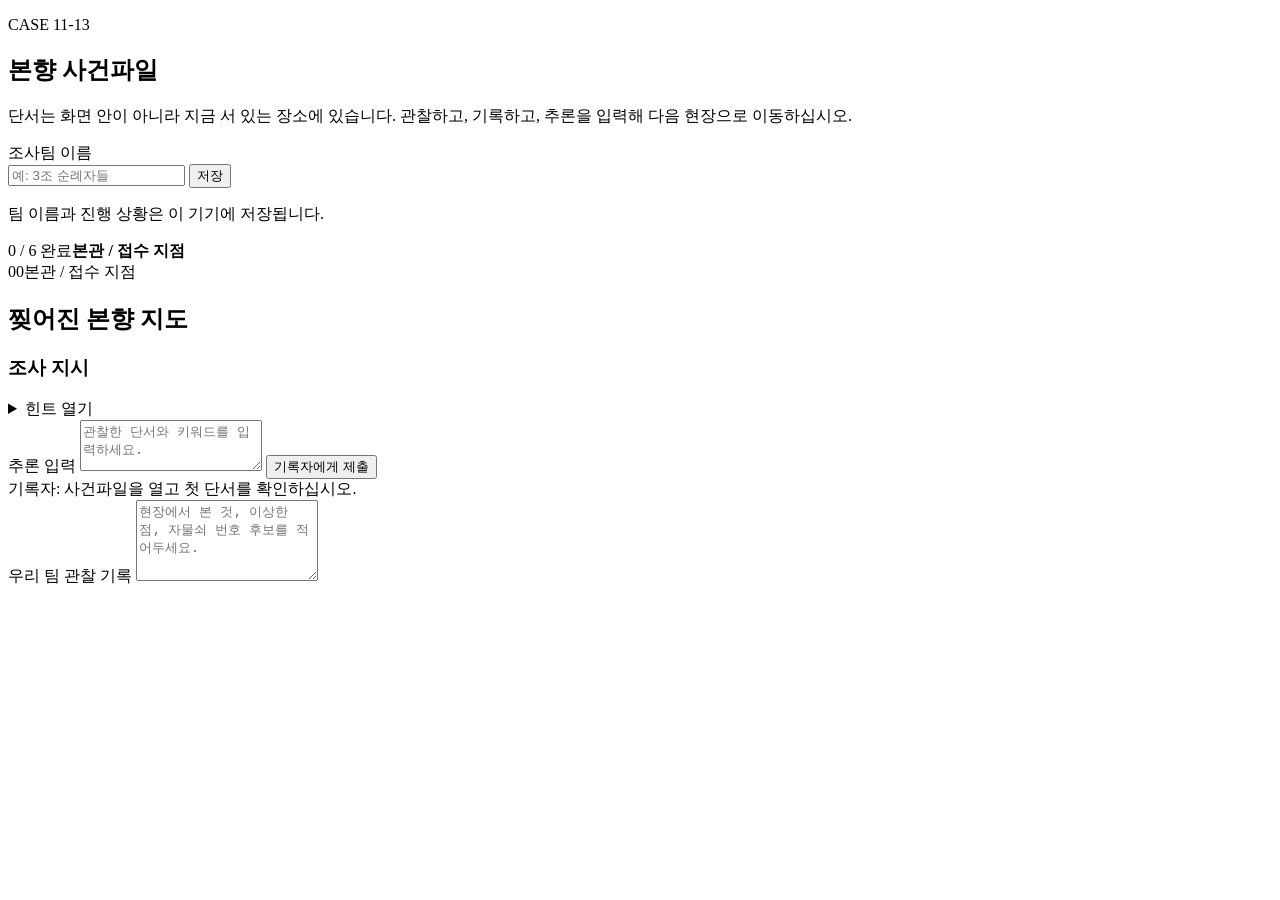
<file: apps-script/Activity.html>
<!doctype html>
<html lang="ko">
  <head>
    <meta charset="UTF-8" />
    <meta name="viewport" content="width=device-width, initial-scale=1.0" />
    <base target="_top" />
    <?!= include('ActivityStyles'); ?>
  </head>
  <body>
    <main class="app-shell">
      <section class="top-panel">
        <div>
          <p class="eyebrow">CASE 11-13</p>
          <h1>본향 사건파일</h1>
          <p class="lead">단서는 화면 안이 아니라 지금 서 있는 장소에 있습니다. 관찰하고, 기록하고, 추론을 입력해 다음 현장으로 이동하십시오.</p>
        </div>
        <form class="team-card" id="teamForm">
          <label for="teamName">조사팀 이름</label>
          <div>
            <input id="teamName" name="teamName" type="text" placeholder="예: 3조 순례자들" autocomplete="off" />
            <button type="submit">저장</button>
          </div>
          <p id="saveStatus" aria-live="polite">팀 이름과 진행 상황은 이 기기에 저장됩니다.</p>
        </form>
      </section>

      <section class="progress-panel" aria-label="진행 현황">
        <div class="progress-copy"><span id="progressText">0 / 6 완료</span><strong id="currentPlace">본관 / 접수 지점</strong></div>
        <div class="progress-track"><div id="progressBar"></div></div>
      </section>

      <section class="stage-layout">
        <nav class="stage-list" id="stageList" aria-label="현장 선택"></nav>
        <article class="stage-card">
          <div class="stage-kicker"><span id="stageStep">00</span><span id="stagePlace">본관 / 접수 지점</span></div>
          <h2 id="stageTitle">찢어진 본향 지도</h2>
          <p id="stageStory"></p>
          <div class="mission-box"><h3>조사 지시</h3><p id="stageMission"></p></div>
          <details class="hint-box"><summary>힌트 열기</summary><p id="stageHint"></p></details>
          <form class="answer-form" id="answerForm">
            <label for="answerInput">추론 입력</label>
            <textarea id="answerInput" rows="3" placeholder="관찰한 단서와 키워드를 입력하세요."></textarea>
            <button type="submit">기록자에게 제출</button>
          </form>
          <div class="recorder" id="recorderMessage" aria-live="polite">기록자: 사건파일을 열고 첫 단서를 확인하십시오.</div>
          <div class="note-panel">
            <label for="teamNote">우리 팀 관찰 기록</label>
            <textarea id="teamNote" rows="5" placeholder="현장에서 본 것, 이상한 점, 자물쇠 번호 후보를 적어두세요."></textarea>
          </div>
        </article>
      </section>

      <section class="final-panel" id="finalPanel" hidden>
        <p class="eyebrow">Final Confession</p>
        <h2>사건의 진실이 열렸습니다</h2>
        <p>순례자는 사라진 것이 아니라, 후대의 조사팀이 더 나은 본향을 향하도록 흔적을 남겼습니다.</p>
        <blockquote>우리는 더 나은 본향을 향해 걷는 순례자입니다.</blockquote>
        <button type="button" id="resetButton">처음부터 다시 시작</button>
      </section>
    </main>
    <script>window.APP_URL = '<?= appUrl ?>';</script>
    <?!= include('ActivityScript'); ?>
  </body>
</html>
</file>
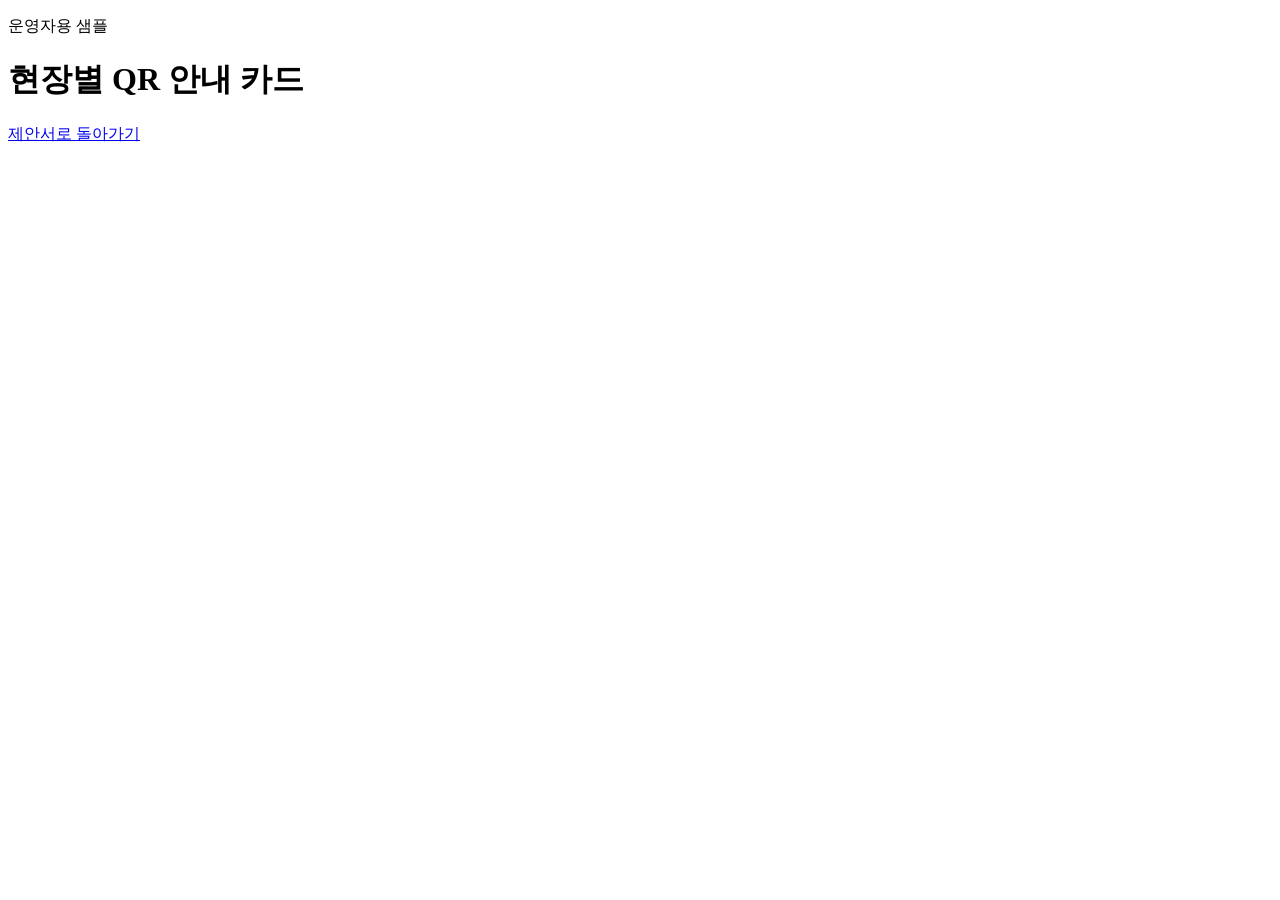
<file: apps-script/Qr.html>
<!doctype html>
<html lang="ko">
  <head>
    <meta charset="UTF-8" />
    <meta name="viewport" content="width=device-width, initial-scale=1.0" />
    <base target="_top" />
    <?!= include('Styles'); ?>
  </head>
  <body>
    <main class="qr-page">
      <header class="qr-header">
        <div>
          <p class="eyebrow">운영자용 샘플</p>
          <h1>현장별 QR 안내 카드</h1>
        </div>
        <a href="<?= appUrl ?>" class="text-link">제안서로 돌아가기</a>
      </header>
      <section class="qr-grid" id="qrGrid"></section>
    </main>
    <script>window.APP_URL = '<?= appUrl ?>';</script>
    <?!= include('Script'); ?>
  </body>
</html>
</file>
<file: styles.css>
:root {
  color-scheme: light;
  --bg: #f4f1e9;
  --paper: #fffaf0;
  --ink: #221f1a;
  --muted: #6e675d;
  --line: #d8d0c1;
  --deep: #213530;
  --deep-2: #17241f;
  --rust: #9b4f38;
  --gold: #c19138;
  --sage: #7d9275;
}

* {
  box-sizing: border-box;
}

html {
  scroll-behavior: smooth;
}

body {
  margin: 0;
  font-family: Arial, "Apple SD Gothic Neo", "Noto Sans KR", sans-serif;
  background: var(--bg);
  color: var(--ink);
}

body::before {
  content: "";
  position: fixed;
  inset: 0;
  z-index: -1;
  background:
    linear-gradient(rgba(244, 241, 233, 0.76), rgba(244, 241, 233, 0.96)),
    url("https://images.unsplash.com/photo-1524995997946-a1c2e315a42f?auto=format&fit=crop&w=1800&q=80");
  background-size: cover;
  background-position: center;
}

a {
  color: inherit;
}

p,
li {
  line-height: 1.68;
}

.site-header {
  position: sticky;
  top: 0;
  z-index: 5;
  display: flex;
  align-items: center;
  justify-content: space-between;
  gap: 24px;
  padding: 16px clamp(18px, 4vw, 52px);
  border-bottom: 1px solid rgba(34, 31, 26, 0.12);
  background: rgba(244, 241, 233, 0.88);
  backdrop-filter: blur(16px);
}

.brand {
  font-weight: 800;
  text-decoration: none;
}

nav {
  display: flex;
  flex-wrap: wrap;
  gap: 14px;
  color: var(--muted);
  font-size: 14px;
}

nav a,
.text-link {
  text-decoration: none;
}

.admin-nav {
  border: 1px solid rgba(33, 53, 48, 0.18);
  border-radius: 8px;
  padding: 7px 10px;
  background: rgba(255, 250, 240, 0.72);
  color: var(--deep);
  font-weight: 800;
}

main {
  width: min(1180px, calc(100% - 32px));
  margin: 0 auto;
}

.hero {
  min-height: calc(100vh - 58px);
  display: grid;
  grid-template-columns: minmax(0, 1.25fr) minmax(310px, 0.75fr);
  align-items: center;
  gap: clamp(28px, 5vw, 72px);
  padding: 52px 0;
}

.hero-inner h1 {
  max-width: 820px;
  margin: 0 0 22px;
  font-size: clamp(42px, 7vw, 78px);
  line-height: 1.04;
  letter-spacing: 0;
}

.hero-lead {
  max-width: 670px;
  margin: 0 0 28px;
  color: var(--muted);
  font-size: clamp(18px, 2vw, 22px);
}

.eyebrow {
  margin: 0 0 10px;
  color: var(--rust);
  font-size: 13px;
  font-weight: 800;
  letter-spacing: 0;
  text-transform: uppercase;
}

.hero-actions {
  display: flex;
  flex-wrap: wrap;
  gap: 12px;
}

.primary-action,
.secondary-action {
  min-height: 46px;
  display: inline-flex;
  align-items: center;
  justify-content: center;
  border-radius: 8px;
  padding: 12px 18px;
  font-weight: 800;
  text-decoration: none;
}

.primary-action {
  background: var(--deep);
  color: #fffdf6;
}

.secondary-action {
  border: 1px solid var(--line);
  background: rgba(255, 250, 240, 0.7);
}

.case-file,
.principle-grid article,
.clipboard,
.kit-list article,
.chat-demo,
.qr-card {
  border: 1px solid var(--line);
  border-radius: 8px;
  background: rgba(255, 250, 240, 0.88);
  box-shadow: 0 18px 48px rgba(34, 31, 26, 0.11);
}

.case-file {
  padding: 24px;
}

.hero-story {
  display: grid;
  gap: 14px;
}

.hero-story img {
  display: block;
  width: 100%;
  aspect-ratio: 16 / 9;
  object-fit: cover;
  border: 1px solid var(--line);
  border-radius: 8px;
  box-shadow: 0 18px 48px rgba(34, 31, 26, 0.13);
}

.case-file span {
  color: var(--gold);
  font-weight: 900;
}

.case-file h2 {
  margin: 10px 0 12px;
  font-size: 30px;
}

.case-file p {
  color: var(--muted);
}

.case-file dl {
  display: grid;
  gap: 10px;
  margin: 20px 0 0;
}

.case-file dl div {
  display: flex;
  justify-content: space-between;
  gap: 12px;
  padding-top: 10px;
  border-top: 1px solid var(--line);
}

.case-file dt {
  color: var(--muted);
}

.case-file dd {
  margin: 0;
  font-weight: 800;
  text-align: right;
}

.section {
  padding: clamp(54px, 8vw, 92px) 0;
}

.split {
  display: grid;
  grid-template-columns: 0.85fr 1.15fr;
  gap: clamp(24px, 5vw, 70px);
}

.section h2 {
  margin: 0;
  font-size: clamp(30px, 4.5vw, 52px);
  line-height: 1.16;
  letter-spacing: 0;
}

.copy-block p {
  margin: 0 0 18px;
  color: var(--muted);
  font-size: 18px;
}

.section-heading {
  max-width: 780px;
  margin-bottom: 26px;
}

.principle-grid {
  display: grid;
  grid-template-columns: repeat(4, 1fr);
  gap: 14px;
}

.journey-grid {
  display: grid;
  grid-template-columns: repeat(4, 1fr);
  gap: 14px;
}

.journey-grid article {
  position: relative;
  min-height: 250px;
  display: flex;
  flex-direction: column;
  justify-content: space-between;
  border: 1px solid var(--line);
  border-radius: 8px;
  padding: 20px;
  background: var(--deep);
  color: #fffaf0;
  box-shadow: 0 18px 48px rgba(34, 31, 26, 0.11);
}

.journey-grid span {
  width: 38px;
  height: 38px;
  display: grid;
  place-items: center;
  border-radius: 50%;
  background: #fffaf0;
  color: var(--deep);
  font-weight: 900;
}

.journey-grid h3 {
  margin: 28px 0 10px;
  font-size: 22px;
}

.journey-grid p {
  margin: 0;
  color: rgba(255, 250, 240, 0.78);
}

.example-panel {
  display: grid;
  grid-template-columns: 0.75fr 1.25fr;
  gap: clamp(22px, 4vw, 54px);
  align-items: start;
  padding-top: 24px;
}

.story-comic-section {
  padding-top: 18px;
}

.story-comic {
  margin: 0;
}

.story-comic img {
  display: block;
  width: 100%;
  border: 1px solid var(--line);
  border-radius: 8px;
  box-shadow: 0 18px 48px rgba(34, 31, 26, 0.13);
}

.story-comic figcaption {
  max-width: 860px;
  margin: 14px 0 0;
  color: var(--muted);
  line-height: 1.68;
}

.rule-list article {
  align-items: start;
}

.start-panel {
  border-top: 1px solid var(--line);
}

.scene-card {
  border: 1px solid var(--line);
  border-radius: 8px;
  padding: 24px;
  background: rgba(255, 250, 240, 0.9);
  box-shadow: 0 18px 48px rgba(34, 31, 26, 0.11);
}

.scene-card ol {
  margin: 0;
  padding-left: 22px;
}

.scene-card li + li {
  margin-top: 12px;
}

.principle-grid article {
  padding: 20px;
}

.venue-section .section-heading p:not(.eyebrow) {
  margin: 12px 0 0;
  color: var(--muted);
  font-size: 18px;
  line-height: 1.68;
}

.venue-grid {
  display: grid;
  grid-template-columns: repeat(3, 1fr);
  gap: 14px;
}

.venue-grid article {
  min-height: 285px;
  display: flex;
  flex-direction: column;
  justify-content: space-between;
  border: 1px solid var(--line);
  border-radius: 8px;
  padding: 20px;
  background: rgba(255, 250, 240, 0.88);
  box-shadow: 0 18px 48px rgba(34, 31, 26, 0.11);
}

.venue-grid span {
  color: var(--rust);
  font-size: 13px;
  font-weight: 900;
}

.venue-grid h3 {
  margin: 14px 0 10px;
  font-size: 22px;
}

.venue-grid p {
  margin: 0 0 16px;
  color: var(--muted);
}

.venue-grid strong {
  color: var(--deep);
  font-size: 14px;
  line-height: 1.55;
}

.principle-grid span {
  color: var(--gold);
  font-weight: 900;
}

.principle-grid h3,
.kit-list h3 {
  margin: 12px 0 8px;
}

.principle-grid p,
.kit-list p {
  margin: 0;
  color: var(--muted);
}

.dark-band {
  width: 100vw;
  margin-left: calc(50% - 50vw);
  padding-inline: max(16px, calc((100vw - 1180px) / 2));
  background: linear-gradient(135deg, var(--deep), var(--deep-2));
  color: #fffaf0;
}

.dark-band .eyebrow {
  color: #dfbf78;
}

.timeline {
  display: grid;
  gap: 14px;
}

.timeline article {
  display: grid;
  grid-template-columns: 68px 1fr;
  gap: 16px;
  padding: 18px;
  border: 1px solid rgba(255, 250, 240, 0.16);
  border-radius: 8px;
  background: rgba(255, 250, 240, 0.06);
}

.step {
  width: 52px;
  height: 52px;
  display: grid;
  place-items: center;
  border-radius: 50%;
  background: #fffaf0;
  color: var(--deep);
  font-weight: 900;
}

.timeline h3 {
  margin: 0 0 8px;
  font-size: 22px;
}

.timeline p {
  margin: 0 0 8px;
  color: rgba(255, 250, 240, 0.78);
}

.timeline strong {
  color: #f0d28f;
}

.kit-layout {
  display: grid;
  grid-template-columns: minmax(290px, 0.8fr) 1.2fr;
  gap: 18px;
}

.clipboard {
  position: relative;
  padding: 56px 24px 24px;
  background:
    linear-gradient(rgba(255, 250, 240, 0.88), rgba(255, 250, 240, 0.9)),
    repeating-linear-gradient(#fffaf0, #fffaf0 31px, #efe6d5 32px);
}

.clip {
  position: absolute;
  top: 16px;
  left: 50%;
  width: 96px;
  height: 26px;
  transform: translateX(-50%);
  border-radius: 6px;
  background: var(--deep);
}

.clipboard h3 {
  margin: 0 0 14px;
  font-size: 25px;
}

.clipboard ul {
  margin: 0;
  padding-left: 18px;
}

.kit-list {
  display: grid;
  grid-template-columns: repeat(3, 1fr);
  gap: 14px;
}

.kit-list article {
  padding: 20px;
}

.chat-demo {
  display: grid;
  gap: 10px;
  margin-top: 22px;
  padding: 18px;
  background: #192821;
  color: #fffaf0;
}

.chat-demo p {
  margin: 0;
  padding: 12px;
  border-radius: 8px;
  background: rgba(255, 255, 255, 0.08);
  color: #fffaf0;
  font-size: 15px;
}

.check-grid {
  display: grid;
  grid-template-columns: repeat(3, 1fr);
  gap: 12px;
}

.check-grid label {
  min-height: 58px;
  display: flex;
  align-items: center;
  gap: 10px;
  border: 1px solid var(--line);
  border-radius: 8px;
  padding: 14px;
  background: rgba(255, 250, 240, 0.8);
  font-weight: 700;
}

input[type="checkbox"] {
  width: 18px;
  height: 18px;
  accent-color: var(--deep);
}

footer {
  padding: 28px 16px 46px;
  color: var(--muted);
  text-align: center;
}

.qr-page {
  width: min(1120px, calc(100% - 32px));
  margin: 0 auto;
  padding: 32px 0 60px;
}

.qr-header {
  display: flex;
  align-items: center;
  justify-content: space-between;
  gap: 18px;
  margin-bottom: 24px;
}

.qr-links {
  display: flex;
  flex-wrap: wrap;
  gap: 12px;
  justify-content: flex-end;
}

.qr-header h1 {
  margin: 0;
  font-size: clamp(32px, 5vw, 54px);
}

.qr-grid {
  display: grid;
  grid-template-columns: repeat(auto-fit, minmax(250px, 1fr));
  gap: 16px;
}

.qr-card {
  padding: 16px;
}

.qr-card img {
  display: block;
  width: 100%;
  aspect-ratio: 1;
  object-fit: contain;
  border-radius: 6px;
  background: #fff;
  padding: 10px;
}

.qr-card h2 {
  margin: 8px 0;
}

.qr-card p,
.qr-card span {
  color: var(--muted);
  overflow-wrap: anywhere;
}

@media (max-width: 900px) {
  .hero,
  .split,
  .example-panel,
  .kit-layout {
    grid-template-columns: 1fr;
  }

  .principle-grid,
  .journey-grid,
  .venue-grid,
  .kit-list,
  .check-grid {
    grid-template-columns: repeat(2, 1fr);
  }
}

@media (max-width: 620px) {
  .site-header {
    align-items: flex-start;
    flex-direction: column;
  }

  .qr-header,
  .qr-links {
    align-items: flex-start;
    flex-direction: column;
  }

  nav {
    width: 100%;
    justify-content: space-between;
  }

  .hero {
    min-height: auto;
    padding-top: 36px;
  }

  .case-file {
    transform: none;
  }

  .principle-grid,
  .journey-grid,
  .venue-grid,
  .kit-list,
  .check-grid {
    grid-template-columns: 1fr;
  }

  .timeline article {
    grid-template-columns: 1fr;
  }
}
</file>
<file: mobile-fixes.css>
/* Shared mobile guardrails for every participant-facing page. */
html,
body {
  max-width: 100%;
  overflow-x: hidden;
}

img,
svg,
video,
canvas {
  max-width: 100%;
  height: auto;
}

main,
section,
article,
header,
nav,
form,
div,
label {
  min-width: 0;
}

input,
select,
textarea,
button {
  max-width: 100%;
}

table {
  max-width: 100%;
}

@media (max-width: 620px) {
  body {
    background-attachment: scroll;
  }

  .notebook-wrapper {
    width: 100%;
    margin: 0 auto 56px;
  }

  .app-shell,
  .game-shell {
    width: 100%;
    padding: 8px;
  }

  .top-panel,
  .game-header,
  .game-board,
  .hint-system-panel,
  .code-panel,
  .keyword-board-section,
  .progress-panel,
  .final-panel {
    border-radius: 8px;
    padding: 18px 14px;
  }

  .top-panel,
  .case-brief,
  .stage-layout,
  .phone-board,
  .loop-board,
  .map-workbench,
  .ledger-board,
  .steward-table,
  .reception-puzzle,
  .inventory-ledger,
  .inventory-board,
  .finale-layout,
  .onboarding-layout {
    grid-template-columns: minmax(0, 1fr) !important;
  }

  .team-card div,
  .input-with-button,
  .answer-form,
  .confession-card label,
  .header-action-row,
  .record-locked .passcode-row {
    display: grid;
    grid-template-columns: minmax(0, 1fr) !important;
  }

  .team-card input,
  .team-card button,
  .answer-form input,
  .answer-form button,
  .onboarding-form input,
  .onboarding-form button,
  .record-locked .passcode-row input,
  .record-locked .passcode-row button,
  .back-notebook-btn,
  .primary-button,
  .secondary-button {
    width: 100%;
  }

  .stage-card,
  .occupancy-card,
  .qr-card {
    overflow: hidden;
  }

  .evidence-strip,
  .header-badge-row,
  .qr-links,
  .hero-actions {
    flex-wrap: wrap;
  }

  .ledger-board,
  .inventory-table,
  .route-table,
  .evidence-table {
    overflow-x: auto;
    -webkit-overflow-scrolling: touch;
  }

  h1 {
    overflow-wrap: anywhere;
    font-size: clamp(30px, 11vw, 44px);
  }

  h2,
  h3,
  p,
  li,
  a,
  button,
  label,
  span,
  strong {
    overflow-wrap: anywhere;
  }

  .occupancy-shell,
  .qr-page {
    width: calc(100% - 16px);
    margin-inline: auto;
  }

  .occupancy-header,
  .status-summary,
  .qr-header {
    gap: 14px;
    padding: 18px 14px;
  }

  .occupancy-card {
    gap: 10px;
    padding: 14px 12px;
  }

  .site-header {
    padding: 12px 14px;
  }

  .site-header nav {
    justify-content: flex-start;
    gap: 8px 14px;
  }
}

@media (max-width: 390px) {
  .app-shell,
  .game-shell {
    padding-inline: 4px;
  }

  .choice-grid,
  .record-grid,
  .check-grid,
  .role-grid {
    grid-template-columns: minmax(0, 1fr) !important;
  }

}
</file>
<file: participant-design.css>
/*
 * Participant UI — mobile-first visual system
 * One screen, one decision. Field readability wins over decoration.
 */
:root {
  --ui-bg: #ebe7dc;
  --ui-surface: #fffdf7;
  --ui-surface-muted: #f4f0e5;
  --ui-ink: #18231d;
  --ui-muted: #59635c;
  --ui-forest: #20372c;
  --ui-leaf: #5f7952;
  --ui-gold: #b88a32;
  --ui-clay: #914d37;
  --ui-line: rgba(32, 55, 44, 0.17);
  --ui-shadow: 0 10px 28px rgba(25, 37, 30, 0.09);
  --ui-radius: 18px;
}

html {
  background: var(--ui-bg);
}

body {
  color: var(--ui-ink);
  font-family: -apple-system, BlinkMacSystemFont, "Apple SD Gothic Neo", "Noto Sans KR", "Segoe UI", sans-serif;
  -webkit-font-smoothing: antialiased;
}

button,
a,
input,
select,
textarea,
summary {
  -webkit-tap-highlight-color: transparent;
}

button,
[role="button"],
.primary-button,
.secondary-button,
.back-notebook-btn,
.home-action {
  min-height: 48px;
}

input,
select,
textarea {
  min-height: 48px;
  border: 1px solid rgba(32, 55, 44, 0.28);
  border-radius: 12px;
  background: #fff;
  color: var(--ui-ink);
  font-size: 16px;
}

button:focus-visible,
a:focus-visible,
input:focus-visible,
textarea:focus-visible,
summary:focus-visible {
  outline: 3px solid rgba(184, 138, 50, 0.55);
  outline-offset: 3px;
}

/* Shared participant surfaces */
.top-panel,
.keyword-board-section,
.progress-panel,
.stage-card,
.final-panel,
.game-header,
.game-board,
.hint-system-panel,
.code-panel,
.occupancy-header,
.status-summary,
.occupancy-card,
.occupancy-guide {
  border: 1px solid var(--ui-line);
  border-radius: var(--ui-radius);
  box-shadow: var(--ui-shadow);
}

.eyebrow,
.eyebrow-tag,
.stage-kicker,
.keyword-counter,
.keyword-counter-badge {
  letter-spacing: 0.04em;
}

.primary-button,
.answer-form button,
.team-card button,
.copy-record-btn,
#refreshButton {
  border-radius: 12px;
  background: var(--ui-forest);
  color: #fff;
  font-weight: 900;
  box-shadow: 0 5px 14px rgba(32, 55, 44, 0.18);
}

.secondary-button,
.back-notebook-btn,
.home-action,
.complete-link-btn {
  border-radius: 12px;
}

/* Activity notebook: status first, detail second. */
.progress-panel {
  background: var(--ui-forest);
  color: #fff;
}

.progress-panel strong,
.progress-panel span {
  color: #fff;
}

.stage-card h2,
.game-header h1 {
  letter-spacing: -0.035em;
}

.mission-box,
.answer-form,
.note-panel,
.recorder {
  border-radius: 14px;
}

.answer-form {
  border: 2px solid rgba(32, 55, 44, 0.2);
  background: var(--ui-surface);
}

/* Game: reduce chrome so the active puzzle remains dominant. */
.game-header {
  background: var(--ui-forest);
  color: #fff;
}

.game-header h1,
.game-header p,
.game-header .lead-desc {
  color: #fff;
}

.game-header .eyebrow-tag,
.game-header .keyword-counter-badge {
  border-color: rgba(255, 255, 255, 0.2);
  background: rgba(255, 255, 255, 0.11);
  color: #fff;
}

.game-header .back-notebook-btn {
  border: 1px solid rgba(255, 255, 255, 0.25);
  background: transparent;
  color: #fff;
}

.game-board {
  background: var(--ui-surface);
}

.instruction {
  border-left: 4px solid var(--ui-gold);
  border-radius: 0 12px 12px 0;
  background: #f7f0db;
  color: var(--ui-ink);
}

.feedback {
  min-height: 0;
  border-radius: 12px;
}

.hint-system-panel {
  background: var(--ui-surface-muted);
}

.hint-card {
  border-radius: 14px;
  box-shadow: none;
  transform: none !important;
}

.code-panel {
  border: 2px solid var(--ui-gold);
  background: var(--ui-forest);
  color: #fff;
}

.code-panel h2,
.code-panel p,
.code-panel .eyebrow {
  color: #fff;
}

@media (max-width: 620px) {
  body {
    background: var(--ui-bg);
  }

  .binder-rings,
  .tape-mark {
    display: none;
  }

  .notebook-wrapper {
    margin: 0;
  }

  .app-shell,
  .game-shell {
    display: grid;
    gap: 12px;
    padding: 8px;
  }

  .top-panel,
  .game-header,
  .game-board,
  .hint-system-panel,
  .code-panel,
  .keyword-board-section,
  .progress-panel,
  .stage-card,
  .final-panel {
    margin: 0;
    padding: 18px 16px;
    border-radius: 16px;
    box-shadow: 0 6px 18px rgba(25, 37, 30, 0.07);
  }

  .top-panel {
    gap: 16px;
  }

  .notebook-header-info h1,
  .game-header h1 {
    margin-bottom: 8px;
    font-size: clamp(30px, 10vw, 40px);
    line-height: 1.08;
  }

  .notebook-header-info .lead,
  .game-header .lead-desc {
    margin-bottom: 14px;
    font-size: 14px;
    line-height: 1.55;
  }

  .home-action + .home-action {
    margin-top: 8px;
  }

  .team-card {
    padding: 16px;
    transform: none;
  }

  .keyword-board-section .board-header,
  .hint-header {
    display: grid;
    gap: 8px;
  }

  .keyword-counter,
  .hint-status-badge {
    width: fit-content;
  }

  .progress-panel {
    position: sticky;
    top: 6px;
    z-index: 20;
    padding: 12px 14px;
  }

  .progress-copy {
    gap: 4px;
  }

  .stage-layout {
    gap: 10px;
  }

  .stage-list {
    display: flex;
    gap: 8px;
    overflow-x: auto;
    padding: 4px 2px 8px;
    scrollbar-width: none;
    scroll-snap-type: x proximity;
  }

  .stage-list::-webkit-scrollbar {
    display: none;
  }

  .stage-list button {
    flex: 0 0 auto;
    width: auto;
    min-width: 76px;
    min-height: 44px;
    scroll-snap-align: start;
  }

  .mission-box,
  .answer-form,
  .note-panel {
    padding: 15px;
  }

  .header-badge-row {
    gap: 8px;
  }

  .header-action-row {
    margin-top: 12px;
  }

  .game-board {
    min-height: 46vh;
  }

  .instruction {
    margin-bottom: 16px;
    padding: 13px 14px;
    font-size: 14px;
    line-height: 1.55;
  }

  .hint-system-panel {
    margin-top: 0;
  }

  .hint-subtext {
    font-size: 13px;
  }

  .hint-steps-grid {
    gap: 8px;
  }

  .code-action-group {
    display: grid;
    grid-template-columns: 1fr;
    gap: 10px;
  }

  .occupancy-shell {
    padding-top: 8px;
  }

  .occupancy-header h1 {
    font-size: clamp(34px, 11vw, 46px);
  }
}

@media (min-width: 621px) {
  .notebook-wrapper,
  .occupancy-shell {
    max-width: 1040px;
  }

  .app-shell,
  .game-shell {
    display: grid;
    gap: 18px;
  }
}
</file>
<file: host-quick-link.css>
.host-quick-link {
  display: flex;
  align-items: center;
  justify-content: center;
  width: fit-content;
  min-height: 34px;
  margin: 28px auto max(18px, env(safe-area-inset-bottom));
  padding: 0 12px;
  border: 1px solid rgba(58, 72, 63, 0.18);
  border-radius: 999px;
  background: rgba(255, 255, 255, 0.38);
  color: rgba(29, 46, 38, 0.58);
  font: 700 11px/1 system-ui, -apple-system, BlinkMacSystemFont, "Segoe UI", sans-serif;
  letter-spacing: -0.01em;
  text-decoration: none;
}

.host-quick-link:hover,
.host-quick-link:focus-visible {
  background: rgba(29, 46, 38, 0.9);
  color: #fff;
}

.host-quick-link:focus-visible {
  outline: 3px solid #f0c85a;
  outline-offset: 3px;
}

@media (max-width: 520px) {
  .host-quick-link {
    min-height: 32px;
    margin-top: 22px;
    font-size: 10px;
  }
}
</file>
<file: activity.css>
:root {
  color-scheme: light;
  --bg: #e5dfd3;
  --paper: #fcf8ee;
  --paper-pattern: rgba(245, 237, 222, 0.95);
  --ink: #1f241e;
  --muted: #5e665c;
  --line: #cbcfc4;
  --forest: #1f352b;
  --leaf: #567345;
  --clay: #944931;
  --gold: #b3822a;
  --gold-glow: #e2af43;
  --stamp-red: #aa2828;
  --warn: #8a3d31;
  --postit-yellow: #fbf3cd;
  --postit-green: #e1f2db;
  --postit-blue: #deebf7;
}

* {
  box-sizing: border-box;
}

body {
  margin: 0;
  font-family: Arial, "Apple SD Gothic Neo", "Noto Sans KR", sans-serif;
  background:
    linear-gradient(rgba(229, 223, 211, 0.9), rgba(215, 207, 192, 0.96)),
    repeating-linear-gradient(0deg, rgba(0, 0, 0, 0.015) 0px, rgba(0, 0, 0, 0.015) 1px, transparent 1px, transparent 4px),
    url("https://images.unsplash.com/photo-1500530855697-b586d89ba3ee?auto=format&fit=crop&w=1800&q=80");
  background-attachment: fixed;
  background-position: center;
  background-size: cover;
  color: var(--ink);
}

button,
input,
textarea {
  font: inherit;
}

button {
  cursor: pointer;
}

/* Notebook Wrapper & Binder Rings */
.notebook-wrapper {
  position: relative;
  width: min(1200px, calc(100% - 24px));
  margin: 20px auto 60px;
}

.binder-rings {
  position: absolute;
  top: 40px;
  left: -14px;
  z-index: 10;
  display: flex;
  flex-direction: column;
  gap: 120px;
  pointer-events: none;
}

.binder-rings .ring {
  width: 28px;
  height: 14px;
  border: 2px solid #5a5f56;
  border-radius: 12px;
  background: linear-gradient(180deg, #d8ddd5, #7a8276 50%, #474d43);
  box-shadow: 2px 4px 8px rgba(0, 0, 0, 0.35);
}

.app-shell {
  width: 100%;
  margin: 0 auto;
  padding: 20px 10px 40px;
}

/* Notebook Cover & Panels */
.top-panel,
.keyword-board-section,
.progress-panel,
.stage-card,
.final-panel {
  position: relative;
  border: 1px solid rgba(36, 58, 49, 0.22);
  border-radius: 12px;
  background:
    linear-gradient(rgba(252, 248, 238, 0.94), rgba(248, 241, 227, 0.96)),
    repeating-linear-gradient(0deg, transparent, transparent 27px, rgba(179, 130, 42, 0.08) 28px);
  box-shadow:
    0 4px 6px rgba(0, 0, 0, 0.04),
    0 16px 36px rgba(32, 35, 31, 0.14);
}

.top-panel {
  display: grid;
  grid-template-columns: minmax(0, 1.15fr) minmax(320px, 0.85fr);
  gap: 24px;
  padding: clamp(24px, 4vw, 40px);
}

.eyebrow {
  margin: 0 0 8px;
  color: var(--clay);
  font-size: 13px;
  font-weight: 900;
  letter-spacing: 0.5px;
  text-transform: uppercase;
}

h1, h2, h3, p {
  margin-top: 0;
}

h1 {
  margin-bottom: 12px;
  font-size: clamp(34px, 6vw, 68px);
  line-height: 1.05;
  color: var(--forest);
  text-shadow: 1px 1px 0 rgba(255, 255, 255, 0.6);
}

.lead {
  max-width: 720px;
  margin-bottom: 0;
  color: var(--muted);
  font-size: clamp(16px, 1.8vw, 19px);
  line-height: 1.65;
}

/* Tape mark decoration for sticky notes */
.tape-mark {
  position: absolute;
  top: -12px;
  left: 30%;
  width: 90px;
  height: 24px;
  background: rgba(240, 230, 190, 0.65);
  box-shadow: 0 1px 3px rgba(0,0,0,0.1);
  transform: rotate(-2deg);
  pointer-events: none;
}

.tape-mark.top-right {
  left: auto;
  right: 10%;
  transform: rotate(3deg);
}

.sticky-note-form {
  position: relative;
  align-self: center;
  display: grid;
  gap: 12px;
  border: 1px solid #d4c89e;
  border-radius: 6px;
  padding: 20px;
  background: var(--postit-yellow);
  box-shadow: 3px 5px 12px rgba(0, 0, 0, 0.08);
  transform: rotate(0.8deg);
}

label {
  color: var(--forest);
  font-weight: 900;
}

.team-card div {
  display: grid;
  grid-template-columns: 1fr auto;
  gap: 8px;
}

.input-with-button {
  display: grid;
  grid-template-columns: 1fr auto;
  gap: 8px;
}

input,
textarea {
  width: 100%;
  border: 1px solid var(--line);
  border-radius: 8px;
  padding: 12px;
  background: #ffffff;
  color: var(--ink);
  box-shadow: inset 0 1px 3px rgba(0,0,0,0.04);
}

input:focus,
textarea:focus {
  outline: 2px solid var(--gold);
  border-color: var(--gold);
}

textarea {
  resize: vertical;
}

button {
  border: 0;
  border-radius: 8px;
  padding: 12px 18px;
  background: var(--forest);
  color: #fcf8ee;
  font-weight: 900;
  transition: transform 120ms ease, background-color 120ms ease;
}

button:hover {
  background: #14241d;
  transform: translateY(-1px);
}

button:active {
  transform: translateY(1px);
}

.home-action {
  display: inline-flex;
  align-items: center;
  justify-content: center;
  margin-top: 18px;
  border: 1px solid var(--forest);
  border-radius: 8px;
  padding: 11px 18px;
  background: var(--forest);
  color: #fcf8ee;
  font-weight: 900;
  text-decoration: none;
}

.qr-reminder {
  margin: 8px 0 0;
  border: 1px dashed var(--gold);
  border-radius: 8px;
  padding: 12px;
  background: rgba(179, 130, 42, 0.08);
  color: var(--forest);
  font-weight: 900;
  font-size: 14px;
}

.team-card p {
  margin: 0;
  color: var(--muted);
  font-size: 13px;
}

/* Digital Keyword Collection Board */
.keyword-board-section {
  margin-top: 16px;
  padding: clamp(20px, 3.5vw, 32px);
  border: 2px solid rgba(179, 130, 42, 0.35);
  background:
    radial-gradient(circle at 10% 10%, rgba(226, 175, 67, 0.08), transparent 40%),
    linear-gradient(rgba(252, 248, 238, 0.96), rgba(246, 238, 222, 0.98));
}

.board-header {
  display: flex;
  align-items: center;
  justify-content: space-between;
  flex-wrap: wrap;
  gap: 12px;
  margin-bottom: 8px;
  border-bottom: 2px solid rgba(179, 130, 42, 0.2);
  padding-bottom: 12px;
}

.board-title-group h2 {
  margin: 0;
  font-size: clamp(22px, 3.5vw, 32px);
  color: var(--forest);
}

.keyword-counter {
  border: 1px solid var(--gold);
  border-radius: 20px;
  padding: 6px 14px;
  background: rgba(179, 130, 42, 0.12);
  color: var(--forest);
  font-weight: 900;
  font-size: 14px;
}

.board-subtext {
  margin-bottom: 20px;
  color: var(--muted);
  font-size: 15px;
}

.keyword-slots-grid {
  display: grid;
  grid-template-columns: repeat(auto-fit, minmax(200px, 1fr));
  gap: 14px;
}

/* Keyword Card Slot (Locked vs Unlocked) */
.keyword-slot {
  position: relative;
  display: flex;
  flex-direction: column;
  justify-content: space-between;
  min-height: 140px;
  border-radius: 10px;
  padding: 14px;
  transition: all 240ms cubic-bezier(0.16, 1, 0.3, 1);
  overflow: hidden;
}

/* Locked Slot */
.keyword-slot.locked {
  border: 2px dashed rgba(94, 102, 92, 0.4);
  background: rgba(235, 230, 218, 0.5);
  color: var(--muted);
}

.keyword-slot.locked .slot-step {
  font-size: 12px;
  font-weight: 900;
  color: var(--muted);
  opacity: 0.7;
}

.keyword-slot.locked .slot-status {
  display: flex;
  align-items: center;
  gap: 6px;
  margin-top: 16px;
  font-weight: 900;
  font-size: 16px;
}

.keyword-slot.locked .slot-desc {
  margin-top: 8px;
  font-size: 12px;
  opacity: 0.65;
}

/* Unlocked Slot with Gold Pulse & Badge */
.keyword-slot.unlocked {
  border: 2px solid var(--gold);
  background:
    linear-gradient(135deg, rgba(255, 253, 245, 0.98), rgba(246, 231, 196, 0.92));
  box-shadow: 0 6px 18px rgba(179, 130, 42, 0.22);
  animation: goldPulse 3s infinite ease-in-out;
}

@keyframes goldPulse {
  0% {
    box-shadow: 0 0 0 0 rgba(179, 130, 42, 0.4);
  }
  50% {
    box-shadow: 0 0 16px 4px rgba(226, 175, 67, 0.6);
  }
  100% {
    box-shadow: 0 0 0 0 rgba(179, 130, 42, 0.4);
  }
}

.keyword-slot.unlocked .slot-step {
  color: var(--clay);
  font-weight: 900;
  font-size: 12px;
}

.keyword-slot.unlocked .slot-title {
  margin-top: 4px;
  font-size: 20px;
  font-weight: 900;
  color: var(--forest);
  display: flex;
  align-items: center;
  gap: 6px;
}

.keyword-slot.unlocked .slot-desc {
  margin-top: 6px;
  font-size: 13px;
  color: var(--forest);
  line-height: 1.4;
  font-weight: 600;
}

/* Stamp Seal on Keyword Badge */
.slot-stamp {
  position: absolute;
  top: 10px;
  right: 8px;
  border: 2px dashed var(--stamp-red);
  border-radius: 6px;
  padding: 2px 6px;
  color: var(--stamp-red);
  font-size: 11px;
  font-weight: 900;
  letter-spacing: 0.5px;
  transform: rotate(-12deg);
  opacity: 0.9;
  pointer-events: none;
  animation: stampDrop 350ms cubic-bezier(0.175, 0.885, 0.32, 1.275);
}

@keyframes stampDrop {
  0% {
    transform: scale(2.2) rotate(-25deg);
    opacity: 0;
  }
  100% {
    transform: scale(1) rotate(-12deg);
    opacity: 0.9;
  }
}

/* Declaration Banner (귀향 선언문) */
.declaration-banner {
  position: relative;
  margin-top: 24px;
  border: 2px solid var(--gold);
  border-radius: 12px;
  padding: 24px;
  background:
    radial-gradient(circle at 50% 50%, rgba(226, 175, 67, 0.15), transparent 70%),
    linear-gradient(135deg, #1b2e25, #0f1c16);
  color: #fffdf6;
  box-shadow: 0 10px 30px rgba(0, 0, 0, 0.25);
  overflow: hidden;
}

.declaration-stamp {
  position: absolute;
  top: 20px;
  right: 24px;
  border: 3px double var(--gold-glow);
  border-radius: 50%;
  width: 90px;
  height: 90px;
  display: flex;
  align-items: center;
  justify-content: center;
  text-align: center;
  color: var(--gold-glow);
  font-size: 13px;
  font-weight: 900;
  transform: rotate(-15deg);
  box-shadow: 0 0 12px rgba(226, 175, 67, 0.3);
  animation: stampDrop 400ms ease;
}

.declaration-content {
  max-width: 860px;
}

.declaration-text {
  margin: 12px 0 14px;
  font-size: clamp(20px, 3vw, 26px);
  line-height: 1.55;
  font-weight: 900;
  background: linear-gradient(90deg, #fffdf6 0%, #f4d084 50%, #fffdf6 100%);
  background-size: 200% auto;
  -webkit-background-clip: text;
  -webkit-text-fill-color: transparent;
  animation: shimmerText 4s linear infinite;
}

@keyframes shimmerText {
  0% { background-position: 0% center; }
  100% { background-position: 200% center; }
}

.declaration-unlock-note {
  margin: 0;
  color: var(--gold-glow);
  font-weight: 900;
  font-size: 15px;
}

/* Progress Panel */
.progress-panel {
  margin: 16px 0;
  padding: 16px 20px;
}

.progress-copy {
  display: flex;
  justify-content: space-between;
  gap: 12px;
  margin-bottom: 10px;
  color: var(--forest);
  font-weight: 900;
}

.progress-track {
  height: 14px;
  overflow: hidden;
  border-radius: 999px;
  background: #dcdfd6;
  box-shadow: inset 0 1px 3px rgba(0,0,0,0.1);
}

#progressBar {
  width: 0;
  height: 100%;
  border-radius: inherit;
  background: linear-gradient(90deg, var(--leaf), var(--gold));
  transition: width 240ms ease;
}

/* Stage Layout & Binder Tabs */
.stage-layout {
  display: grid;
  grid-template-columns: 270px 1fr;
  gap: 16px;
  align-items: start;
}

.stage-list {
  display: grid;
  gap: 10px;
  position: sticky;
  top: 14px;
}

.stage-list button {
  display: grid;
  grid-template-columns: 40px 1fr auto;
  gap: 10px;
  align-items: center;
  border: 1px solid var(--line);
  border-left: 5px solid var(--leaf);
  border-radius: 8px;
  padding: 14px 12px;
  background: rgba(252, 248, 238, 0.94);
  color: var(--ink);
  text-align: left;
  box-shadow: 2px 3px 6px rgba(0, 0, 0, 0.05);
  transition: all 160ms ease;
}

.stage-list button:hover:not(:disabled) {
  border-left-color: var(--gold);
  transform: translateX(3px);
}

.stage-list button.active {
  border-color: var(--forest);
  border-left: 6px solid var(--gold);
  background: var(--forest);
  color: #fcf8ee;
  box-shadow: 0 4px 12px rgba(31, 53, 43, 0.3);
}

.stage-list button:disabled {
  cursor: not-allowed;
  opacity: 0.52;
  border-left-color: var(--muted);
}

.stage-list span {
  display: grid;
  place-items: center;
  width: 34px;
  height: 34px;
  border-radius: 50%;
  background: rgba(86, 115, 69, 0.16);
  color: inherit;
  font-weight: 900;
}

.stage-list strong,
.stage-list small {
  overflow-wrap: anywhere;
}

.stage-card {
  padding: clamp(24px, 4vw, 36px);
}

.stage-card-stamp {
  position: absolute;
  top: 24px;
  right: 28px;
  border: 3px double var(--stamp-red);
  border-radius: 8px;
  padding: 6px 14px;
  color: var(--stamp-red);
  font-size: 16px;
  font-weight: 900;
  transform: rotate(-8deg);
  opacity: 0.88;
  pointer-events: none;
  animation: stampDrop 300ms ease;
}

.stage-kicker {
  display: flex;
  flex-wrap: wrap;
  gap: 8px;
  margin-bottom: 16px;
}

.stage-kicker span {
  border-radius: 999px;
  padding: 6px 12px;
  background: rgba(86, 115, 69, 0.14);
  color: var(--forest);
  font-size: 13px;
  font-weight: 900;
}

.stage-card h2 {
  margin-bottom: 14px;
  font-size: clamp(28px, 4vw, 44px);
  line-height: 1.12;
  color: var(--forest);
}

.stage-card p {
  color: var(--muted);
  font-size: 17px;
  line-height: 1.7;
}

/* Sticky Note Components */
.sticky-note-green {
  border: 1px solid #c2e0b8;
  border-radius: 6px;
  padding: 16px;
  background: var(--postit-green);
  box-shadow: 2px 4px 10px rgba(0, 0, 0, 0.05);
  margin-top: 16px;
}

.sticky-note-yellow {
  border: 1px dashed var(--gold);
  border-radius: 6px;
  padding: 16px;
  background: var(--postit-yellow);
  box-shadow: 2px 4px 10px rgba(0, 0, 0, 0.05);
  margin-top: 16px;
}

.sticky-note-yellow summary {
  color: var(--forest);
  font-weight: 900;
  cursor: pointer;
}

.sticky-note-yellow p {
  margin: 10px 0 0;
}

.sticky-note-blue {
  position: relative;
  border: 1px solid #b7d6f3;
  border-radius: 6px;
  padding: 18px;
  background: var(--postit-blue);
  box-shadow: 3px 5px 12px rgba(0, 0, 0, 0.06);
  margin-top: 20px;
}

.answer-form {
  display: grid;
  gap: 10px;
  margin-top: 20px;
}

.recorder {
  border-radius: 8px;
  margin-top: 16px;
  padding: 16px;
  background: #1f3029;
  color: #fffdf6;
  font-weight: 800;
  line-height: 1.6;
}

.recorder[data-status="success"] {
  background: #235237;
  border-left: 6px solid var(--leaf);
}

.recorder[data-status="warn"] {
  background: var(--warn);
}

/* Final Panel */
.final-panel {
  margin-top: 20px;
  padding: clamp(24px, 4vw, 38px);
}

.final-stamp {
  position: absolute;
  top: 28px;
  right: 32px;
  border: 4px double var(--stamp-red);
  border-radius: 50%;
  width: 90px;
  height: 90px;
  display: flex;
  align-items: center;
  justify-content: center;
  color: var(--stamp-red);
  font-size: 15px;
  font-weight: 900;
  transform: rotate(-18deg);
}

.final-panel h2 {
  font-size: clamp(28px, 4vw, 44px);
  color: var(--forest);
}

.final-panel p {
  color: var(--muted);
  font-size: 18px;
  line-height: 1.68;
}

blockquote {
  margin: 20px 0;
  border-left: 4px solid var(--gold);
  padding-left: 18px;
  color: var(--forest);
  font-size: 22px;
  font-weight: 900;
  line-height: 1.5;
}

.reset-btn {
  background: var(--clay);
  color: #fff;
}

.reset-btn:hover {
  background: #7a3823;
}

/* Shake Animation Feedback */
.shake {
  animation: shake 400ms cubic-bezier(0.36, 0.07, 0.19, 0.97) both;
}

@keyframes shake {
  10%, 90% { transform: translate3d(-2px, 0, 0); }
  20%, 80% { transform: translate3d(4px, 0, 0); }
  30%, 50%, 70% { transform: translate3d(-6px, 0, 0); }
  40%, 60% { transform: translate3d(6px, 0, 0); }
}

@media (max-width: 860px) {
  .top-panel,
  .stage-layout {
    grid-template-columns: 1fr;
  }

  .stage-list {
    position: static;
  }

  .binder-rings {
    display: none;
  }
}

@media (max-width: 560px) {
  .team-card div,
  .input-with-button,
  .progress-copy,
  .stage-list button {
    grid-template-columns: 1fr;
  }

  .progress-copy {
    display: grid;
  }

  .team-card button,
  .home-action,
  .answer-form button,
  .final-panel button {
    width: 100%;
  }
}
</file>
<file: dashboard.css>
:root {
  color-scheme: light;
  --bg: #edf0e8;
  --paper: #fffdf6;
  --ink: #20231f;
  --muted: #687066;
  --line: #d4d9cf;
  --forest: #243a31;
  --leaf: #6f8a5d;
  --clay: #9b563d;
  --gold: #b98a35;
  --danger: #8a3d31;
}

* {
  box-sizing: border-box;
}

body {
  margin: 0;
  font-family: Arial, "Apple SD Gothic Neo", "Noto Sans KR", sans-serif;
  background: var(--bg);
  color: var(--ink);
}

.lock-screen {
  position: fixed;
  inset: 0;
  z-index: 20;
  display: grid;
  place-items: center;
  padding: 18px;
  background:
    linear-gradient(rgba(36, 58, 49, 0.86), rgba(36, 58, 49, 0.92)),
    url("assets/story-comic.png");
  background-position: center;
  background-size: cover;
}

.lock-screen[hidden] {
  display: none;
}

.lock-card {
  width: min(430px, 100%);
  border: 1px solid rgba(255, 253, 246, 0.24);
  border-radius: 8px;
  padding: 24px;
  background: rgba(255, 253, 246, 0.96);
  box-shadow: 0 24px 70px rgba(0, 0, 0, 0.24);
}

.lock-card h1 {
  margin: 0 0 16px;
  font-size: 34px;
}

.lock-card label {
  display: block;
  margin-bottom: 8px;
  color: var(--forest);
  font-weight: 900;
}

.lock-card button {
  width: 100%;
  margin-top: 10px;
}

.lock-card p:last-child {
  margin: 12px 0 0;
  color: var(--muted);
}

button,
input,
select,
textarea {
  font: inherit;
}

button,
a {
  border-radius: 8px;
}

button {
  border: 0;
  padding: 11px 14px;
  background: var(--forest);
  color: #fffdf6;
  font-weight: 900;
  cursor: pointer;
}

button.secondary {
  border: 1px solid var(--line);
  background: #fff;
  color: var(--forest);
}

.dashboard-shell {
  width: min(1280px, calc(100% - 28px));
  margin: 0 auto;
  padding: 24px 0 60px;
}

.dashboard-header,
.timer-card,
.team-form,
.ops-card,
.summary-grid article,
.team-card,
.reference-card {
  border: 1px solid rgba(36, 58, 49, 0.16);
  border-radius: 8px;
  background: rgba(255, 253, 246, 0.96);
  box-shadow: 0 18px 42px rgba(32, 35, 31, 0.08);
}

.dashboard-header {
  display: flex;
  justify-content: space-between;
  gap: 24px;
  padding: clamp(22px, 4vw, 38px);
}

.dashboard-header h1 {
  margin: 0 0 12px;
  font-size: clamp(34px, 6vw, 64px);
  line-height: 1.04;
}

.dashboard-header p {
  max-width: 760px;
  margin: 0;
  color: var(--muted);
  line-height: 1.68;
}

.dashboard-header nav {
  display: flex;
  flex-wrap: wrap;
  gap: 8px;
  align-content: flex-start;
  justify-content: flex-end;
}

.dashboard-header a {
  min-height: 42px;
  display: inline-flex;
  align-items: center;
  border: 1px solid var(--line);
  padding: 10px 13px;
  background: #fff;
  color: var(--forest);
  font-weight: 900;
  text-decoration: none;
}

.eyebrow {
  margin: 0 0 8px;
  color: var(--clay);
  font-size: 13px;
  font-weight: 900;
  text-transform: uppercase;
}

.control-grid {
  display: grid;
  grid-template-columns: 1.1fr 1fr 0.9fr;
  gap: 12px;
  margin-top: 14px;
}

.timer-card,
.team-form,
.ops-card {
  padding: 18px;
}

.timer-card {
  display: flex;
  justify-content: space-between;
  gap: 14px;
}

.timer-card h2 {
  margin: 0 0 6px;
  font-size: clamp(36px, 6vw, 54px);
  letter-spacing: 0;
}

.timer-card span,
.team-form p,
.ops-card p {
  color: var(--muted);
  font-size: 14px;
}

.timer-actions,
.ops-actions {
  display: flex;
  flex-wrap: wrap;
  gap: 8px;
  align-content: flex-start;
  justify-content: flex-end;
}

.team-form {
  display: grid;
  gap: 9px;
}

.team-form label {
  color: var(--forest);
  font-weight: 900;
}

.team-form div {
  display: grid;
  grid-template-columns: 1fr auto;
  gap: 8px;
}

input,
select,
textarea {
  width: 100%;
  border: 1px solid var(--line);
  border-radius: 8px;
  padding: 11px;
  background: #fff;
  color: var(--ink);
}

textarea {
  resize: vertical;
}

.summary-grid {
  display: grid;
  grid-template-columns: repeat(5, 1fr);
  gap: 12px;
  margin-top: 14px;
}

.stuck-stat {
  transition: background 0.2s ease, border-color 0.2s ease;
}

.stuck-stat.has-stuck {
  background: rgba(138, 61, 49, 0.12);
  border: 2px solid var(--danger);
}

.stuck-stat.has-stuck span {
  color: var(--danger);
}

.summary-grid article {
  padding: 16px;
}

.summary-grid span {
  display: block;
  color: var(--forest);
  font-size: clamp(30px, 5vw, 46px);
  font-weight: 900;
}

.summary-grid strong {
  color: var(--muted);
}

.board-section,
.reference-section {
  margin-top: 34px;
}

.section-heading {
  margin-bottom: 14px;
}

.section-heading h2 {
  margin: 0;
  font-size: clamp(28px, 4vw, 42px);
}

.team-board {
  display: grid;
  grid-template-columns: repeat(auto-fit, minmax(310px, 1fr));
  gap: 12px;
}

.team-card {
  padding: 16px;
  border: 2px solid transparent;
  transition: border-color 0.2s ease, background 0.2s ease;
}

.team-card[data-stuck="warning"] {
  border-color: var(--gold);
  background: rgba(185, 138, 53, 0.08);
}

.team-card[data-stuck="critical"] {
  border-color: var(--danger);
  background: rgba(138, 61, 49, 0.1);
  animation: stuck-pulse 2.4s ease-in-out infinite;
}

@keyframes stuck-pulse {
  0%, 100% { box-shadow: 0 0 0 rgba(138, 61, 49, 0); }
  50% { box-shadow: 0 0 0 6px rgba(138, 61, 49, 0.12); }
}

.team-head {
  display: flex;
  justify-content: space-between;
  gap: 10px;
  margin-bottom: 12px;
}

.team-head h3 {
  margin: 0;
  font-size: 22px;
  display: flex;
  flex-wrap: wrap;
  align-items: center;
  gap: 8px;
}

.stuck-badge {
  font-size: 13px;
  font-weight: 800;
  padding: 3px 8px;
  border-radius: 999px;
  white-space: nowrap;
}

.stuck-badge.warning {
  background: var(--gold);
  color: #fffdf6;
}

.stuck-badge.critical {
  background: var(--danger);
  color: #fffdf6;
}

.team-head button {
  background: var(--danger);
}

.progress-track {
  height: 10px;
  overflow: hidden;
  border-radius: 999px;
  background: #dfe5dc;
}

.progress-fill {
  height: 100%;
  border-radius: inherit;
  background: linear-gradient(90deg, var(--leaf), var(--gold));
}

.stage-checks {
  display: grid;
  gap: 8px;
  margin-top: 14px;
}

.stage-checks label {
  display: grid;
  grid-template-columns: auto 1fr auto;
  gap: 8px;
  align-items: center;
  border: 1px solid var(--line);
  border-radius: 8px;
  padding: 10px;
  background: rgba(237, 240, 232, 0.55);
}

.stage-checks input {
  width: 18px;
  height: 18px;
  accent-color: var(--forest);
}

.stage-checks span {
  font-weight: 900;
}

.stage-checks small {
  color: var(--muted);
}

.team-tools {
  display: grid;
  grid-template-columns: 1fr auto auto;
  gap: 8px;
  margin-top: 14px;
}

.hint-button {
  background: var(--gold);
  color: var(--ink);
}

.team-note {
  margin-top: 10px;
}

.reference-grid {
  display: grid;
  grid-template-columns: repeat(auto-fit, minmax(280px, 1fr));
  gap: 12px;
}

.reference-card {
  padding: 16px;
}

.reference-card h3 {
  margin: 0 0 8px;
  font-size: 21px;
}

.reference-card dl {
  display: grid;
  gap: 8px;
  margin: 0;
}

.reference-card div {
  border-top: 1px solid var(--line);
  padding-top: 8px;
}

.reference-card dt {
  color: var(--muted);
  font-size: 13px;
  font-weight: 900;
}

.reference-card dd {
  margin: 3px 0 0;
  line-height: 1.55;
}

.code {
  color: var(--forest);
  font-weight: 900;
}

@media (max-width: 920px) {
  .dashboard-header,
  .timer-card,
  .control-grid,
  .summary-grid {
    grid-template-columns: 1fr;
  }

  .dashboard-header,
  .timer-card {
    display: grid;
  }

  .dashboard-header nav,
  .timer-actions,
  .ops-actions {
    justify-content: flex-start;
  }
}

@media (max-width: 560px) {
  .team-form div,
  .team-tools,
  .stage-checks label {
    grid-template-columns: 1fr;
  }

  button,
  .dashboard-header a {
    width: 100%;
    justify-content: center;
  }
}
</file>
<file: admin-games.css>
.admin-game-shell {
  padding-bottom: 70px;
}

.admin-notice {
  display: grid;
  gap: 8px;
  border: 1px solid rgba(185, 138, 53, 0.36);
  border-radius: 8px;
  margin-top: 14px;
  padding: 16px;
  background: rgba(185, 138, 53, 0.1);
}

.admin-notice strong {
  color: var(--forest);
  font-size: 18px;
}

.admin-notice p {
  margin: 0;
  color: var(--muted);
  line-height: 1.68;
}

.admin-reset-all {
  display: flex;
  flex-wrap: wrap;
  align-items: center;
  gap: 10px;
}

.admin-reset-all button {
  min-height: 42px;
  border: 1px solid var(--clay);
  border-radius: 8px;
  padding: 10px 14px;
  background: #fff;
  color: var(--clay);
  font-weight: 900;
  cursor: pointer;
}

.admin-reset-all button:hover {
  background: rgba(155, 86, 61, 0.1);
}

.admin-reset-all span {
  color: var(--forest);
  font-weight: 800;
  font-size: 14px;
}

.admin-game-grid {
  display: grid;
  grid-template-columns: repeat(auto-fit, minmax(280px, 1fr));
  gap: 12px;
  margin-top: 14px;
}

.admin-game-card {
  display: grid;
  gap: 14px;
  border: 1px solid rgba(36, 58, 49, 0.16);
  border-radius: 8px;
  padding: 18px;
  background: rgba(255, 253, 246, 0.96);
  box-shadow: 0 18px 42px rgba(32, 35, 31, 0.08);
}

.admin-game-card h2 {
  margin: 0;
  color: var(--forest);
  font-size: 26px;
}

.admin-game-card dl {
  display: grid;
  gap: 8px;
  margin: 0;
}

.admin-game-card div {
  border-top: 1px solid var(--line);
  padding-top: 8px;
}

.admin-game-card dt {
  color: var(--muted);
  font-size: 13px;
  font-weight: 900;
}

.admin-game-card dd {
  margin: 3px 0 0;
  color: var(--forest);
  font-weight: 900;
}

.admin-game-actions {
  display: flex;
  flex-wrap: wrap;
  gap: 8px;
}

.admin-game-actions a {
  min-height: 42px;
  display: inline-flex;
  align-items: center;
  justify-content: center;
  border-radius: 8px;
  padding: 10px 13px;
  background: var(--forest);
  color: #fffdf6;
  font-weight: 900;
  text-decoration: none;
}

.admin-game-actions a.secondary {
  border: 1px solid var(--line);
  background: #fff;
  color: var(--forest);
}

@media (max-width: 560px) {
  .admin-game-actions a {
    width: 100%;
  }
}
</file>
<file: game.css>
:root {
  color-scheme: light;
  --bg: #e5dfd3;
  --paper: #fcf8ee;
  --paper-pattern: rgba(245, 237, 222, 0.95);
  --ink: #1f241e;
  --muted: #5e665c;
  --line: #cbcfc4;
  --forest: #1f352b;
  --leaf: #567345;
  --clay: #944931;
  --gold: #b3822a;
  --gold-glow: #e2af43;
  --stamp-red: #aa2828;
  --warn: #8a3d31;
  --postit-yellow: #fbf3cd;
  --postit-green: #e1f2db;
  --postit-blue: #deebf7;
}

* {
  box-sizing: border-box;
}

body {
  margin: 0;
  font-family: Arial, "Apple SD Gothic Neo", "Noto Sans KR", sans-serif;
  background:
    linear-gradient(rgba(229, 223, 211, 0.9), rgba(215, 207, 192, 0.96)),
    repeating-linear-gradient(0deg, rgba(0, 0, 0, 0.015) 0px, rgba(0, 0, 0, 0.015) 1px, transparent 1px, transparent 4px),
    url("https://images.unsplash.com/photo-1500530855697-b586d89ba3ee?auto=format&fit=crop&w=1800&q=80");
  background-attachment: fixed;
  background-position: center;
  background-size: cover;
  color: var(--ink);
}

button,
select,
input,
textarea {
  font: inherit;
}

.notebook-wrapper {
  position: relative;
  width: min(1000px, calc(100% - 24px));
  margin: 20px auto 60px;
}

.binder-rings {
  position: absolute;
  top: 40px;
  left: -14px;
  z-index: 10;
  display: flex;
  flex-direction: column;
  gap: 120px;
  pointer-events: none;
}

.binder-rings .ring {
  width: 28px;
  height: 14px;
  border: 2px solid #5a5f56;
  border-radius: 12px;
  background: linear-gradient(180deg, #d8ddd5, #7a8276 50%, #474d43);
  box-shadow: 2px 4px 8px rgba(0, 0, 0, 0.35);
}

.game-shell {
  width: 100%;
  margin: 0 auto;
  padding: 0;
}

.game-header,
.game-board,
.hint-system-panel,
.code-panel {
  position: relative;
  border: 1px solid rgba(36, 58, 49, 0.22);
  border-radius: 12px;
  background:
    linear-gradient(rgba(252, 248, 238, 0.94), rgba(248, 241, 227, 0.96)),
    repeating-linear-gradient(0deg, transparent, transparent 27px, rgba(179, 130, 42, 0.08) 28px);
  box-shadow:
    0 4px 6px rgba(0, 0, 0, 0.04),
    0 16px 36px rgba(32, 35, 31, 0.14);
}

.game-header {
  padding: clamp(20px, 4vw, 32px);
  margin-bottom: 16px;
}

.eyebrow {
  margin: 0 0 10px;
  color: var(--clay);
  font-size: 13px;
  font-weight: 900;
  text-transform: uppercase;
}

h1 {
  margin: 0 0 12px;
  font-size: clamp(34px, 7vw, 64px);
  line-height: 1.04;
}

p {
  color: var(--muted);
  line-height: 1.68;
}

.guide-link,
.code-panel a,
.primary-button {
  display: inline-flex;
  align-items: center;
  justify-content: center;
  min-height: 44px;
  border: 0;
  border-radius: 8px;
  padding: 11px 16px;
  background: var(--forest);
  color: #fffdf6;
  font-weight: 900;
  text-decoration: none;
  cursor: pointer;
}

.game-board {
  margin-top: 14px;
  padding: clamp(18px, 4vw, 30px);
}

.case-brief {
  display: grid;
  grid-template-columns: minmax(0, 1fr) minmax(220px, 0.45fr);
  gap: 18px;
  align-items: end;
  border-bottom: 1px solid var(--line);
  padding-bottom: 18px;
  margin-bottom: 20px;
}

.case-brief h2 {
  margin: 0;
  color: var(--forest);
  font-size: clamp(24px, 4vw, 36px);
  line-height: 1.18;
}

.evidence-strip {
  display: flex;
  flex-wrap: wrap;
  gap: 8px;
  justify-content: flex-end;
}

.evidence-strip span {
  border: 1px solid rgba(36, 58, 49, 0.16);
  border-radius: 999px;
  padding: 7px 10px;
  background: rgba(111, 138, 93, 0.12);
  color: var(--forest);
  font-size: 13px;
  font-weight: 900;
}

.puzzle-surface {
  display: grid;
  gap: 16px;
}

.instruction {
  margin-bottom: 18px;
  color: var(--forest);
  font-weight: 900;
}

.locked-panel {
  display: grid;
  gap: 12px;
  place-items: start;
}

.locked-panel strong {
  color: var(--forest);
  font-size: 28px;
}

.tile-grid {
  display: grid;
  grid-template-columns: repeat(3, 1fr);
  gap: 8px;
}

.tile-grid button,
.choice-grid button,
.chip {
  border: 1px solid var(--line);
  border-radius: 8px;
  background: #fff;
  color: var(--ink);
  font-weight: 900;
  cursor: pointer;
}

.tile-grid button {
  aspect-ratio: 1;
  font-size: clamp(24px, 8vw, 54px);
}

.tile-grid button.selected,
.choice-grid button.selected,
.chip.selected {
  border-color: var(--forest);
  background: var(--forest);
  color: #fffdf6;
}

.map-workbench {
  display: grid;
  grid-template-columns: 1fr minmax(180px, 0.45fr);
  gap: 14px;
}

.map-slots,
.map-pool {
  display: grid;
  grid-template-columns: repeat(3, 1fr);
  gap: 8px;
}

.map-slots {
  border: 1px solid rgba(36, 58, 49, 0.16);
  border-radius: 8px;
  padding: 12px;
  background:
    linear-gradient(rgba(255, 253, 246, 0.82), rgba(255, 253, 246, 0.9)),
    repeating-linear-gradient(135deg, #efe5cf, #efe5cf 10px, #f8f0de 10px, #f8f0de 20px);
}

.map-slots button,
.map-pool button {
  min-height: 64px;
  border: 1px solid var(--line);
  border-radius: 8px;
  background: #fff;
  color: var(--forest);
  font-size: clamp(22px, 5vw, 38px);
  font-weight: 900;
  cursor: pointer;
}

.map-slots button {
  background: rgba(255, 253, 246, 0.72);
  color: rgba(36, 58, 49, 0.42);
}

.map-slots button.filled {
  background: var(--paper);
  color: var(--forest);
}

.map-pool button:disabled {
  cursor: default;
  opacity: 0.22;
}

.match-list {
  display: grid;
  gap: 12px;
}

.match-row {
  display: grid;
  grid-template-columns: minmax(90px, 0.5fr) 1fr;
  gap: 10px;
  align-items: center;
}

.match-row strong {
  color: var(--forest);
}

.evidence-match {
  display: grid;
  grid-template-columns: repeat(auto-fit, minmax(190px, 1fr));
  gap: 10px;
}

.evidence-card {
  display: grid;
  gap: 10px;
  border: 1px solid var(--line);
  border-radius: 8px;
  padding: 14px;
  background: #fff;
}

.evidence-card strong {
  color: var(--forest);
  font-size: 20px;
}

.evidence-card p {
  margin: 0;
  font-size: 14px;
}

.evidence-card[data-status="correct"] {
  border-color: var(--leaf);
  background: rgba(111, 138, 93, 0.12);
}

.evidence-card[data-status="miss"] {
  border-color: var(--clay);
}

select,
input {
  width: 100%;
  border: 1px solid var(--line);
  border-radius: 8px;
  padding: 12px;
  background: #fff;
}

.choice-grid,
.chip-grid,
.path-grid {
  display: grid;
  grid-template-columns: repeat(auto-fit, minmax(120px, 1fr));
  gap: 10px;
}

.choice-grid button,
.chip {
  min-height: 64px;
  padding: 12px;
}

.name-output {
  border: 1px solid rgba(36, 58, 49, 0.18);
  border-radius: 8px;
  padding: 18px;
  background: #182820;
  color: #fffdf6;
  font-size: clamp(34px, 8vw, 62px);
  font-weight: 900;
  text-align: center;
}

.name-grid button {
  display: grid;
  gap: 6px;
}

.name-grid strong {
  font-size: 26px;
}

.name-grid small {
  color: var(--muted);
}

.name-grid button.selected small {
  color: rgba(255, 253, 246, 0.72);
}

.ledger-board {
  display: grid;
  grid-template-columns: 1fr 1fr;
  gap: 12px;
}

.ledger-board section {
  border: 1px solid var(--line);
  border-radius: 8px;
  padding: 14px;
  background: rgba(255, 253, 246, 0.72);
}

.ledger-board h3 {
  margin: 0 0 12px;
  color: var(--forest);
}

.ledger-list {
  display: grid;
  gap: 8px;
  min-height: 260px;
}

.ledger-chip,
.received-chip {
  display: grid;
  gap: 4px;
  min-height: 54px;
  border: 1px solid var(--line);
  border-radius: 8px;
  padding: 10px;
  background: #fff;
  color: var(--ink);
  text-align: left;
}

.ledger-chip {
  cursor: pointer;
}

.received-chip {
  background: rgba(111, 138, 93, 0.16);
  color: var(--forest);
}

.ledger-chip small,
.received-chip small {
  color: var(--muted);
}

.path-progress {
  border: 1px solid rgba(36, 58, 49, 0.16);
  border-radius: 8px;
  padding: 14px;
  background: rgba(111, 138, 93, 0.1);
  color: var(--forest);
  font-weight: 900;
}

.path-grid button {
  min-height: 72px;
  border: 1px solid var(--line);
  border-radius: 8px;
  background: #fff;
  font-size: 24px;
  cursor: pointer;
}

.path-grid button span {
  display: block;
  color: var(--muted);
  font-size: 13px;
  font-weight: 900;
}

.path-grid button strong {
  display: block;
  margin-top: 4px;
}

.path-grid button.done {
  border-color: var(--leaf);
  background: rgba(111, 138, 93, 0.22);
}

.blank-grid {
  display: grid;
  gap: 12px;
}

.confession-card {
  display: grid;
  gap: 12px;
  border: 1px solid var(--line);
  border-radius: 8px;
  padding: 16px;
  background:
    linear-gradient(rgba(255, 253, 246, 0.88), rgba(255, 253, 246, 0.92)),
    repeating-linear-gradient(#fffdf6, #fffdf6 30px, #efe6d5 31px);
}

.confession-card label {
  display: grid;
  grid-template-columns: minmax(130px, 0.45fr) 1fr;
  gap: 10px;
  align-items: center;
  color: var(--forest);
  font-weight: 900;
}

.confession-card input[data-status="correct"] {
  border-color: var(--leaf);
  background: rgba(111, 138, 93, 0.12);
}

.confession-card input[data-status="miss"] {
  border-color: var(--clay);
}

.check-line {
  display: flex;
  flex-wrap: wrap;
  gap: 8px;
  margin-top: 18px;
}

.secondary-button {
  display: inline-flex;
  align-items: center;
  justify-content: center;
  min-height: 44px;
  border: 1px solid var(--line);
  border-radius: 8px;
  padding: 11px 16px;
  background: #fff;
  color: var(--forest);
  font-weight: 900;
  cursor: pointer;
}

.feedback {
  min-height: 28px;
  margin-top: 12px;
  color: var(--clay);
  font-weight: 900;
}

.case-file-grid,
.field-map,
.table-board,
.ingredient-grid,
.final-board {
  display: grid;
  grid-template-columns: repeat(auto-fit, minmax(220px, 1fr));
  gap: 12px;
}

.document-card,
.field-map article,
.person-card,
.ingredient-tray,
.loop-scene,
.loop-log,
.phone-device,
.phone-lock,
.final-board label,
.order-strip,
.declaration {
  border: 1px solid var(--line);
  border-radius: 8px;
  background: #fff;
  box-shadow: 0 12px 28px rgba(32, 35, 31, 0.06);
}

.document-card {
  display: grid;
  gap: 10px;
  min-height: 168px;
  padding: 14px;
  color: var(--ink);
  text-align: left;
  cursor: pointer;
}

.document-card span,
.field-map span,
.loop-count {
  color: var(--clay);
  font-size: 12px;
  font-weight: 900;
  text-transform: uppercase;
}

.document-card strong {
  color: var(--forest);
  line-height: 1.55;
}

.document-card.selected {
  border-color: var(--gold);
  background: rgba(185, 138, 53, 0.12);
}

.document-card.correct,
.person-card[data-status="correct"] {
  border-color: var(--leaf);
  background: rgba(111, 138, 93, 0.14);
}

.document-card.miss,
.person-card[data-status="miss"] {
  border-color: var(--clay);
  background: rgba(155, 86, 61, 0.08);
}

.keyword-lab,
.code-entry,
.phone-lock,
.order-strip {
  display: grid;
  gap: 10px;
}

.keyword-output {
  border: 1px solid rgba(36, 58, 49, 0.18);
  border-radius: 8px;
  padding: 18px;
  background: #182820;
  color: #fffdf6;
  font-size: clamp(34px, 8vw, 58px);
  font-weight: 900;
  text-align: center;
}

.field-memo {
  display: grid;
  gap: 8px;
  margin-bottom: 14px;
  padding: 18px 20px;
  border: 1px solid var(--line);
  border-radius: 4px 10px 10px 4px;
  background: #fbf6e8;
  box-shadow: 0 10px 24px rgba(32, 35, 31, 0.1);
  transform: rotate(-0.6deg);
}

.field-memo p {
  margin: 0;
  color: var(--ink);
  font-style: italic;
  line-height: 1.7;
  font-size: 17px;
}

.field-map article {
  display: grid;
  gap: 8px;
  min-height: 170px;
  padding: 16px;
  background:
    linear-gradient(rgba(255, 255, 255, 0.88), rgba(255, 255, 255, 0.95)),
    repeating-linear-gradient(135deg, rgba(111, 138, 93, 0.14), rgba(111, 138, 93, 0.14) 9px, transparent 9px, transparent 18px);
}

.field-map strong,
.person-card strong,
.loop-scene h3,
.phone-screen strong {
  color: var(--forest);
  font-size: 20px;
}

.field-map p,
.person-card p,
.phone-lock p,
.loop-scene p,
.loop-log p {
  margin: 0;
}

.lock-result {
  display: grid;
  gap: 8px;
  border: 1px solid rgba(185, 138, 53, 0.42);
  border-radius: 8px;
  padding: 16px;
  background: rgba(185, 138, 53, 0.12);
}

.lock-result strong {
  color: var(--forest);
  font-size: 24px;
}

.lock-result p {
  margin: 0;
  color: var(--ink);
  font-weight: 900;
}

.code-entry {
  border: 1px solid rgba(36, 58, 49, 0.16);
  border-radius: 8px;
  padding: 16px;
  background: rgba(255, 253, 246, 0.72);
}

.code-entry label,
.phone-lock label,
.final-board span {
  color: var(--forest);
  font-weight: 900;
}

.phone-board {
  display: grid;
  grid-template-columns: minmax(300px, 360px) minmax(280px, 1fr);
  gap: 24px;
  align-items: start;
  justify-content: center;
}

.phone-investigation {
  display: grid;
  gap: 12px;
}

.phone-device {
  position: relative;
  display: flex;
  flex-direction: column;
  overflow: hidden;
  width: 100%;
  max-height: 780px;
  border: 11px solid #0d1110;
  border-radius: 38px;
  background:
    radial-gradient(circle at 20% 0%, rgba(185, 138, 53, 0.34), transparent 34%),
    linear-gradient(155deg, #17251e 0%, #0f1714 58%, #1f3129 100%);
  color: #fffdf6;
  box-shadow:
    inset 0 0 0 1px rgba(255, 255, 255, 0.06),
    0 28px 60px rgba(32, 35, 31, 0.28);
}

.phone-island {
  position: absolute;
  top: 10px;
  left: 50%;
  z-index: 3;
  width: 92px;
  height: 26px;
  border-radius: 999px;
  background: #050706;
  transform: translateX(-50%);
}

.phone-topbar {
  display: flex;
  flex-shrink: 0;
  justify-content: space-between;
  padding: 17px 18px 2px;
  color: rgba(255, 253, 246, 0.78);
  font-size: 13px;
  font-weight: 900;
}

#phoneFlow {
  display: flex;
  flex-direction: column;
  flex: 1 1 auto;
  min-height: 0;
  overflow-y: auto;
}

.phone-lockscreen {
  display: grid;
  gap: 4px;
  padding: 12px 18px 10px;
  text-align: center;
}

.phone-lockscreen p,
.phone-lockscreen span {
  margin: 0;
  color: rgba(255, 253, 246, 0.72);
  font-weight: 900;
}

.phone-lockscreen strong {
  color: #fffdf6;
  font-size: 48px;
  font-weight: 900;
  line-height: 1;
}

.phone-screen {
  flex-shrink: 0;
  min-height: 0;
  height: 230px;
  overflow: auto;
  margin: 0 12px 12px;
  border: 1px solid rgba(255, 253, 246, 0.14);
  border-radius: 22px;
  padding: 16px;
  background: rgba(255, 253, 246, 0.08);
  backdrop-filter: blur(8px);
}

.lock-notifications {
  display: grid;
  gap: 9px;
  margin: 4px 12px 14px;
}

.lock-notifications article {
  border-radius: 18px;
  padding: 12px;
  background: rgba(255, 253, 246, 0.14);
  backdrop-filter: blur(8px);
}

.lock-notifications b {
  display: block;
  margin-bottom: 4px;
  color: #fffdf6;
}

.lock-notifications p {
  margin: 0;
  color: rgba(255, 253, 246, 0.72);
}

.phone-unlock-button {
  display: grid;
  width: calc(100% - 36px);
  min-height: 48px;
  margin: 0 18px 18px;
  place-items: center;
  border: 1px solid rgba(255, 253, 246, 0.18);
  border-radius: 999px;
  background: rgba(255, 253, 246, 0.14);
  color: #fffdf6;
  font-weight: 900;
  cursor: pointer;
}

.phone-home-screen {
  display: grid;
  gap: 10px;
  min-height: 0;
}

.empty-phone-app {
  display: grid;
  min-height: 180px;
  place-items: center;
  align-content: center;
  text-align: center;
}

.empty-phone-app strong {
  color: #fffdf6;
  font-size: 22px;
}

.empty-phone-app p {
  margin: 8px 0 0;
  color: rgba(255, 253, 246, 0.72);
}

.phone-screen p {
  color: rgba(255, 253, 246, 0.72);
}

.phone-app-title {
  display: flex;
  justify-content: space-between;
  gap: 10px;
  margin-bottom: 12px;
  color: rgba(255, 253, 246, 0.75);
  font-size: 13px;
  font-weight: 900;
}

.phone-screen .phone-app-title strong {
  color: #fffdf6;
  font-size: 13px;
}

.notification-card,
.memo-note,
.search-list,
.phone-caption {
  border-radius: 16px;
  background: rgba(255, 253, 246, 0.12);
}

.notification-card {
  margin: 0 0 10px;
  padding: 12px;
}

.notification-card b {
  display: block;
  margin-bottom: 4px;
  color: #fffdf6;
}

.notification-card.muted {
  opacity: 0.58;
}

.photo-grid {
  display: grid;
  grid-template-columns: repeat(4, 1fr);
  gap: 8px;
}

.photo-grid span {
  display: grid;
  min-height: 68px;
  place-items: center;
  border-radius: 14px;
  background: rgba(255, 253, 246, 0.16);
  color: #fffdf6;
  font-size: 28px;
  font-weight: 900;
}

.name-fragment-preview span[data-color="blue"],
.fragment-grid button[data-fragment="blue"] {
  border-color: rgba(70, 111, 170, 0.56);
  background: rgba(70, 111, 170, 0.2);
}

.name-fragment-preview span[data-color="green"],
.fragment-grid button[data-fragment="green"] {
  border-color: rgba(93, 138, 101, 0.62);
  background: rgba(93, 138, 101, 0.2);
}

.name-fragment-preview span[data-color="red"],
.fragment-grid button[data-fragment="red"] {
  border-color: rgba(155, 86, 61, 0.6);
  background: rgba(155, 86, 61, 0.16);
}

.name-fragment-preview span[data-color="gray"],
.fragment-grid button[data-fragment="gray"] {
  border-color: rgba(104, 112, 102, 0.5);
  background: rgba(104, 112, 102, 0.14);
}

.phone-caption {
  margin: 12px 0 0;
  padding: 12px;
}

.memo-note {
  display: grid;
  gap: 8px;
  padding: 14px;
}

.memo-note p {
  margin: 0;
}

.memo-note .scribble {
  color: #fffdf6;
  font-size: 20px;
  font-weight: 900;
}

.search-list {
  display: grid;
  gap: 8px;
  margin: 0;
  padding: 14px 14px 14px 32px;
  color: rgba(255, 253, 246, 0.78);
  font-weight: 900;
}

.phone-apps {
  display: grid;
  flex-shrink: 0;
  grid-template-columns: repeat(4, 1fr);
  gap: 6px;
  padding: 6px 10px;
  border-top: 1px solid rgba(255, 253, 246, 0.14);
}

.phone-apps button {
  display: flex;
  align-items: center;
  justify-content: center;
  gap: 5px;
  min-height: 38px;
  border: 0;
  border-radius: 10px;
  background: rgba(255, 253, 246, 0.1);
  color: #fffdf6;
  font-size: 11px;
  font-weight: 900;
  cursor: pointer;
}

.phone-apps button span {
  display: grid;
  flex-shrink: 0;
  width: 18px;
  height: 18px;
  place-items: center;
  border-radius: 6px;
  background: var(--gold);
  color: var(--ink);
  font-size: 10px;
}

.phone-apps button.selected {
  outline: 2px solid var(--gold);
  background: rgba(185, 138, 53, 0.28);
}

.phone-passcode {
  display: grid;
  gap: 8px;
  padding: 0 18px 18px;
  margin-top: 10px;
}

.phone-passcode[hidden],
.phone-home-screen[hidden],
.lock-notifications[hidden],
.phone-lockscreen[hidden],
.phone-unlock-button[hidden] {
  display: none;
}

.phone-passcode label {
  color: rgba(255, 253, 246, 0.72);
  font-size: 13px;
  font-weight: 900;
  text-align: center;
}

.phone-passcode input {
  position: absolute;
  width: 1px;
  height: 1px;
  opacity: 0;
  pointer-events: none;
}

.passcode-dots {
  display: flex;
  justify-content: center;
  gap: 12px;
}

.passcode-dots span {
  width: 12px;
  height: 12px;
  border: 1px solid rgba(255, 253, 246, 0.64);
  border-radius: 50%;
  background: transparent;
}

.passcode-dots span.filled {
  background: #fffdf6;
}

.phone-homebar {
  flex-shrink: 0;
  width: 116px;
  height: 5px;
  margin: 0 auto 10px;
  border-radius: 999px;
  background: rgba(255, 253, 246, 0.7);
}

.deduction-steps,
.fragment-board {
  border: 1px solid var(--line);
  border-radius: 8px;
  padding: 16px;
  background: rgba(255, 253, 246, 0.78);
  box-shadow: 0 12px 28px rgba(32, 35, 31, 0.06);
}

.fragment-board h3 {
  margin: 0 0 12px;
  color: var(--forest);
  font-size: 24px;
}

.fragment-copy {
  margin: 0 0 12px;
  color: var(--muted);
  font-weight: 900;
}

.deduction-steps strong {
  color: var(--forest);
  font-size: 22px;
}

.deduction-steps ol {
  margin: 12px 0 0;
  padding-left: 22px;
  color: var(--ink);
  font-weight: 900;
  line-height: 1.7;
}

.fragment-grid {
  display: grid;
  grid-template-columns: repeat(2, minmax(0, 1fr));
  gap: 8px;
}

.fragment-grid button {
  display: grid;
  gap: 6px;
  min-height: 82px;
  border: 2px solid var(--line);
  border-radius: 8px;
  padding: 10px;
  color: var(--forest);
  font-weight: 900;
  text-align: left;
  cursor: pointer;
}

.fragment-grid button span {
  color: var(--muted);
  font-size: 13px;
}

.fragment-grid button strong {
  color: var(--forest);
  font-size: 26px;
}

.fragment-grid button[data-status="correct"] {
  outline: 3px solid rgba(111, 138, 93, 0.45);
  background: rgba(111, 138, 93, 0.22);
}

.fragment-grid button[data-status="miss"] {
  outline: 3px solid rgba(155, 86, 61, 0.28);
}

.fragment-result {
  margin-top: 10px;
  border-radius: 8px;
  padding: 12px;
  background: #182820;
  color: #fffdf6;
  font-size: 22px;
  font-weight: 900;
  text-align: center;
}

.phone-keypad {
  display: grid;
  grid-template-columns: repeat(3, 1fr);
  gap: 8px;
}

.phone-keypad button {
  min-height: 44px;
  border: 1px solid rgba(255, 253, 246, 0.14);
  border-radius: 999px;
  background: rgba(255, 253, 246, 0.12);
  color: #fffdf6;
  font-weight: 900;
  cursor: pointer;
}

.phone-keypad button[data-key="확인"] {
  background: rgba(185, 138, 53, 0.72);
  color: #101512;
}

.field-note {
  border: 1px solid rgba(185, 138, 53, 0.32);
  border-radius: 8px;
  padding: 16px;
  background: rgba(185, 138, 53, 0.12);
}

.field-note strong {
  color: var(--forest);
  font-size: 22px;
}

.field-note p {
  margin: 8px 0 0;
}

.table-board {
  grid-template-columns: repeat(auto-fit, minmax(180px, 1fr));
}

.steward-table {
  display: grid;
  grid-template-columns: minmax(220px, 0.42fr) minmax(0, 1fr);
  gap: 14px;
  align-items: start;
}

.ingredient-tray {
  display: grid;
  gap: 12px;
  padding: 16px;
}

.ingredient-tray h3 {
  margin: 0;
  color: var(--forest);
}

.ingredient-tray p:not(.eyebrow) {
  margin: 0;
  color: var(--muted);
  font-weight: 900;
}

.ingredient-grid {
  grid-template-columns: 1fr;
}

.ingredient-grid button {
  display: grid;
  gap: 4px;
  min-height: 70px;
  border: 1px solid var(--line);
  border-radius: 8px;
  padding: 10px;
  background: #fff;
  color: var(--forest);
  text-align: left;
  cursor: pointer;
}

.ingredient-grid button strong {
  font-size: 18px;
}

.ingredient-grid button span {
  color: var(--clay);
  font-size: 12px;
  font-weight: 900;
}

.ingredient-grid button.selected {
  border-color: var(--gold);
  background: rgba(185, 138, 53, 0.16);
}

.ingredient-grid button:disabled {
  opacity: 0.42;
  cursor: default;
}

.person-card {
  display: grid;
  gap: 10px;
  padding: 14px;
  color: var(--ink);
  text-align: left;
  cursor: pointer;
}

.person-card.assigned {
  border-color: rgba(36, 58, 49, 0.32);
}

.person-card.ordered {
  outline: 3px solid rgba(185, 138, 53, 0.32);
}

.seat-number {
  color: var(--clay);
  font-size: 12px;
  font-weight: 900;
  text-transform: uppercase;
}

.person-card small {
  display: grid;
  min-height: 40px;
  place-items: center;
  border-radius: 8px;
  background: rgba(36, 58, 49, 0.08);
  color: var(--forest);
  font-weight: 900;
}

.person-card em {
  display: grid;
  min-height: 34px;
  place-items: center;
  border: 1px dashed rgba(36, 58, 49, 0.28);
  border-radius: 999px;
  color: var(--muted);
  font-style: normal;
  font-weight: 900;
}

.person-card.sealed-open em {
  border-style: solid;
  border-color: rgba(185, 138, 53, 0.52);
  background: rgba(185, 138, 53, 0.16);
  color: var(--forest);
}

.order-strip {
  margin-top: 12px;
  padding: 14px;
}

.order-strip p {
  margin: 0;
  color: var(--forest);
  font-size: 16px;
  font-weight: 900;
}

.pantry-lock {
  margin-top: 12px;
  padding: 16px;
  border: 1px solid rgba(185, 138, 53, 0.38);
  border-radius: 8px;
  background: rgba(185, 138, 53, 0.12);
}

.pantry-lock[hidden] {
  display: none;
}

.pantry-lock p {
  margin: 0;
  color: var(--forest);
  font-size: 16px;
  font-weight: 900;
}

.loop-board {
  display: grid;
  grid-template-columns: minmax(0, 1fr) minmax(220px, 0.4fr);
  gap: 12px;
}

.loop-scene,
.loop-log {
  display: grid;
  gap: 12px;
  padding: 16px;
}

.loop-log {
  align-content: start;
  background: rgba(36, 58, 49, 0.06);
}

.loop-log strong {
  color: var(--forest);
}

.direction-strip {
  border-top: 1px solid var(--line);
  padding-top: 12px;
  color: var(--clay);
  font-weight: 900;
}

.direction-lock {
  display: grid;
  gap: 12px;
  margin-top: 12px;
  border: 1px solid rgba(36, 58, 49, 0.18);
  border-radius: 8px;
  padding: 16px;
  background: #182820;
  color: #fffdf6;
  box-shadow: 0 12px 28px rgba(32, 35, 31, 0.12);
}

.sentence-lock {
  display: grid;
  gap: 12px;
  margin-top: 12px;
  border: 1px solid rgba(36, 58, 49, 0.18);
  border-radius: 8px;
  padding: 16px;
  background: rgba(255, 253, 246, 0.9);
  box-shadow: 0 12px 28px rgba(32, 35, 31, 0.08);
}

.direction-lock[hidden] {
  display: none;
}

.direction-slots {
  display: flex;
  gap: 10px;
}

.direction-slot {
  display: grid;
  place-items: center;
  width: 48px;
  height: 48px;
  border-radius: 8px;
  border: 1px solid rgba(255, 253, 246, 0.3);
  background: rgba(255, 253, 246, 0.08);
  font-weight: 900;
  font-size: 20px;
}

.direction-slot.filled {
  border-color: var(--gold);
  background: rgba(185, 138, 53, 0.25);
  color: #fffdf6;
}

.direction-pad {
  display: grid;
  grid-template-columns: repeat(4, 1fr);
  gap: 10px;
}

.direction-pad button {
  display: grid;
  place-items: center;
  gap: 4px;
  padding: 14px 8px;
  border-radius: 8px;
  border: 1px solid rgba(255, 253, 246, 0.3);
  background: rgba(255, 253, 246, 0.1);
  color: #fffdf6;
  font-size: 22px;
  font-weight: 900;
  cursor: pointer;
}

.direction-pad button small {
  font-size: 12px;
  font-weight: 700;
  color: rgba(255, 253, 246, 0.72);
}

.direction-pad button:disabled {
  opacity: 0.5;
  cursor: not-allowed;
}

.sentence-lock[hidden] {
  display: none;
}

.sentence-lock h3 {
  margin: 0;
  color: var(--forest);
  font-size: 28px;
}

.sentence-lock p:not(.eyebrow) {
  margin: 0;
  color: var(--muted);
  font-weight: 900;
}

.sentence-slots,
.sentence-pool {
  display: grid;
  grid-template-columns: repeat(4, minmax(120px, 1fr));
  gap: 8px;
}

.sentence-slots button,
.sentence-pool button {
  display: grid;
  gap: 6px;
  min-height: 82px;
  border: 1px solid var(--line);
  border-radius: 8px;
  padding: 10px;
  background: #fff;
  color: var(--forest);
  font-size: 17px;
  font-weight: 900;
  text-align: left;
  cursor: pointer;
}

.sentence-slots button {
  background: rgba(36, 58, 49, 0.06);
  color: rgba(36, 58, 49, 0.48);
  text-align: center;
}

.sentence-slots button.filled {
  border-color: rgba(185, 138, 53, 0.4);
  background: rgba(185, 138, 53, 0.12);
  color: var(--forest);
  text-align: left;
}

.sentence-slots span,
.sentence-pool span {
  color: var(--clay);
  font-size: 12px;
  font-weight: 900;
}

.direction-lock h3 {
  margin: 0;
  color: #fffdf6;
  font-size: 28px;
}

.direction-lock p:not(.eyebrow) {
  margin: 0;
  color: rgba(255, 253, 246, 0.76);
  font-weight: 900;
}

.direction-display {
  border: 1px solid rgba(255, 253, 246, 0.18);
  border-radius: 8px;
  padding: 12px;
  background: rgba(255, 253, 246, 0.1);
  color: #fffdf6;
  font-size: 20px;
  font-weight: 900;
  text-align: center;
}

.direction-pad {
  display: grid;
  grid-template-columns: repeat(3, minmax(60px, 1fr));
  gap: 8px;
  max-width: 360px;
}

.direction-pad button {
  min-height: 58px;
  border: 1px solid rgba(255, 253, 246, 0.2);
  border-radius: 8px;
  background: rgba(255, 253, 246, 0.14);
  color: #fffdf6;
  font-size: 28px;
  font-weight: 900;
  cursor: pointer;
}

.direction-pad button[data-dir="up"] {
  grid-column: 2;
}

.direction-pad button[data-dir="left"] {
  grid-column: 1;
}

.direction-pad button[data-dir="right"] {
  grid-column: 3;
}

.direction-pad button[data-dir="down"] {
  grid-column: 2;
}

.direction-dial {
  position: relative;
  width: 220px;
  height: 220px;
  margin: 20px auto 8px;
  border-radius: 50%;
  background: radial-gradient(circle at 35% 30%, #2c3a30, #101a14 72%);
  border: 6px solid rgba(255, 253, 246, 0.14);
  box-shadow: 0 14px 30px rgba(0, 0, 0, 0.35), inset 0 2px 6px rgba(255, 255, 255, 0.06);
}

.direction-dial-center {
  position: absolute;
  inset: 30%;
  border-radius: 50%;
  background: #0d1610;
  border: 2px solid rgba(255, 253, 246, 0.14);
  display: grid;
  place-items: center;
  gap: 2px;
}

.direction-dial-slots {
  display: flex;
  flex-wrap: wrap;
  justify-content: center;
  gap: 4px;
  max-width: 72px;
}

.direction-dial-slot {
  width: 7px;
  height: 7px;
  border-radius: 50%;
  background: rgba(255, 253, 246, 0.2);
}

.direction-dial-slot.filled {
  background: var(--gold);
  box-shadow: 0 0 6px var(--gold);
}

.direction-dial-btn {
  position: absolute;
  width: 56px;
  height: 56px;
  border-radius: 12px;
  border: 1px solid rgba(255, 253, 246, 0.25);
  background: rgba(255, 253, 246, 0.12);
  color: #fffdf6;
  font-size: 22px;
  font-weight: 900;
  cursor: pointer;
  display: grid;
  place-items: center;
}

.direction-dial-btn:disabled {
  opacity: 0.4;
  cursor: not-allowed;
}

.direction-dial-btn.dial-up {
  top: -10px;
  left: 50%;
  transform: translateX(-50%);
}

.direction-dial-btn.dial-down {
  bottom: -10px;
  left: 50%;
  transform: translateX(-50%);
}

.direction-dial-btn.dial-left {
  left: -10px;
  top: 50%;
  transform: translateY(-50%);
}

.direction-dial-btn.dial-right {
  right: -10px;
  top: 50%;
  transform: translateY(-50%);
}

.final-board label {
  display: grid;
  gap: 8px;
  padding: 14px;
}

.final-board input[data-status="correct"] {
  border-color: var(--leaf);
  background: rgba(111, 138, 93, 0.12);
}

.final-board input[data-status="miss"] {
  border-color: var(--clay);
}

.declaration {
  margin-top: 12px;
  padding: 18px;
  background: #182820;
  color: #fffdf6;
  font-size: clamp(20px, 4vw, 32px);
  font-weight: 900;
  line-height: 1.45;
}

.reception-puzzle {
  display: grid;
  grid-template-columns: minmax(260px, 0.9fr) minmax(260px, 1.1fr);
  gap: 14px;
  align-items: stretch;
}

.reception-record,
.unlock-terminal {
  border: 1px solid var(--line);
  border-radius: 8px;
  padding: 18px;
  background: #fff;
  box-shadow: 0 12px 28px rgba(32, 35, 31, 0.06);
}

.reception-record span {
  color: var(--clay);
  font-size: 13px;
  font-weight: 900;
  text-transform: uppercase;
}

.reception-record h3 {
  margin: 10px 0 18px;
  color: var(--forest);
  font-size: clamp(34px, 6vw, 54px);
}

.reception-record p {
  margin: 0;
}

.reception-record dl {
  display: grid;
  gap: 8px;
  margin: 0 0 18px;
}

.reception-record dl > div {
  display: flex;
  justify-content: space-between;
  gap: 12px;
  border-top: 1px solid var(--line);
  padding-top: 8px;
}

.reception-record dt {
  color: var(--muted);
  font-weight: 900;
}

.reception-record dd {
  margin: 0;
  color: var(--forest);
  font-weight: 900;
}

.story-clue-list {
  display: grid;
  gap: 8px;
  margin-top: 16px;
}

.story-clue-list p {
  border-top: 1px solid var(--line);
  padding-top: 8px;
  color: var(--ink);
  font-weight: 900;
}

.story-clue-list strong {
  color: var(--clay);
  font-size: 1.2em;
}

.unlock-terminal {
  display: grid;
  align-content: start;
  gap: 16px;
  background: #182820;
}

.unlock-terminal form,
.verse-panel,
.deduction-brief {
  display: grid;
  gap: 12px;
}

.deduction-brief {
  border-bottom: 1px solid rgba(255, 253, 246, 0.18);
  padding-bottom: 16px;
}

.deduction-brief h3 {
  margin: 0;
  color: #fffdf6;
  font-size: clamp(28px, 5vw, 44px);
}

.deduction-brief p {
  margin: 0;
  color: rgba(255, 253, 246, 0.78);
  font-weight: 800;
}

.deduction-brief .verse-hint {
  color: rgba(255, 253, 246, 0.58);
  font-size: 14px;
}

.unlock-terminal label {
  color: #fffdf6;
  font-weight: 900;
}

.verse-panel {
  border-top: 1px solid rgba(255, 253, 246, 0.18);
  padding-top: 16px;
}

.verse-panel blockquote {
  margin: 0;
  color: #fffdf6;
  font-size: clamp(22px, 4vw, 34px);
  font-weight: 900;
  line-height: 1.55;
}

.verse-panel p:not(.eyebrow) {
  margin: 0;
  color: rgba(255, 253, 246, 0.68);
  font-weight: 800;
}

.verse-panel input {
  display: inline-block;
  width: min(170px, 100%);
  margin: 0 4px;
  border-color: rgba(255, 253, 246, 0.32);
  background: rgba(255, 253, 246, 0.1);
  color: #fffdf6;
  text-align: center;
  font-weight: 900;
}

.unlock-terminal .record-grid {
  grid-template-columns: 1fr;
}

.unlock-terminal .record-grid button {
  background: rgba(255, 253, 246, 0.1);
  border-color: rgba(255, 253, 246, 0.22);
  color: #fffdf6;
}

.unlock-terminal .record-grid button span {
  color: rgba(255, 253, 246, 0.72);
}

.unlock-terminal .record-grid button.selected {
  outline: 3px solid var(--gold);
  background: rgba(185, 138, 53, 0.22);
}

.unlock-terminal .record-grid button:disabled {
  cursor: not-allowed;
  opacity: 0.6;
}

.locked-hint {
  margin: 0;
  color: rgba(255, 253, 246, 0.68);
  font-weight: 800;
}

.record-locked {
  display: grid;
  gap: 6px;
  padding: 12px;
  border: 1px dashed rgba(255, 253, 246, 0.3);
  border-radius: 10px;
  background: rgba(255, 253, 246, 0.06);
  color: #fffdf6;
}

.record-locked .locked-caption {
  color: rgba(255, 253, 246, 0.68);
  font-size: 0.85em;
}

.record-locked .passcode-row {
  display: flex;
  gap: 8px;
}

.record-locked .passcode-row input {
  flex: 1;
  min-width: 0;
  padding: 8px 10px;
  border-radius: 8px;
  border: 1px solid rgba(255, 253, 246, 0.3);
  background: rgba(0, 0, 0, 0.2);
  color: #fffdf6;
  font-weight: 800;
  letter-spacing: 0.1em;
}

.card-inline-feedback {
  font-size: 0.84rem;
  font-weight: 800;
  line-height: 1.4;
  margin-top: 6px;
  padding: 6px 10px;
  border-radius: 6px;
  display: none;
}

.card-inline-feedback.active {
  display: block;
  animation: revealPulse 0.3s ease-out;
}

.card-inline-feedback.warn {
  color: #ffe066;
  background: rgba(217, 119, 6, 0.25);
  border: 1px solid rgba(245, 158, 11, 0.6);
  box-shadow: 0 2px 8px rgba(0, 0, 0, 0.2);
}

.card-inline-feedback.error {
  color: #ff9999;
  background: rgba(220, 38, 38, 0.25);
  border: 1px solid rgba(239, 68, 68, 0.6);
  box-shadow: 0 2px 8px rgba(0, 0, 0, 0.2);
}

.code-panel {
  margin-top: 14px;
  padding: clamp(20px, 4vw, 30px);
}

.code-panel.revealed {
  border-color: rgba(111, 138, 93, 0.5);
  background:
    linear-gradient(rgba(255, 253, 246, 0.96), rgba(255, 253, 246, 0.96)),
    radial-gradient(circle at top right, rgba(185, 138, 53, 0.34), transparent 36%);
  animation: revealPulse 0.6s cubic-bezier(0.16, 1, 0.3, 1);
}

.verse-panel:not([hidden]) {
  animation: revealPulse 0.6s cubic-bezier(0.16, 1, 0.3, 1);
}

/* Keyframe animations for game feedback and transitions */
@keyframes revealPulse {
  0% {
    transform: scale(0.96);
    box-shadow: 0 0 0 0 rgba(185, 138, 53, 0);
  }
  50% {
    transform: scale(1.02);
    box-shadow: 0 0 30px 6px rgba(185, 138, 53, 0.48), 0 0 16px 2px rgba(36, 58, 49, 0.3);
  }
  100% {
    transform: scale(1);
    box-shadow: 0 18px 42px rgba(32, 35, 31, 0.1);
  }
}

@keyframes errorShake {
  0%, 100% {
    transform: translateX(0);
  }
  20%, 60% {
    transform: translateX(-6px);
  }
  40%, 80% {
    transform: translateX(6px);
  }
}

@keyframes fadeInSlideUp {
  from {
    opacity: 0;
    transform: translateY(12px);
  }
  to {
    opacity: 1;
    transform: translateY(0);
  }
}

.shake {
  animation: errorShake 0.4s ease-in-out;
}

.fade-in-slide-up,
.puzzle-surface,
.case-flow {
  animation: fadeInSlideUp 0.4s cubic-bezier(0.16, 1, 0.3, 1);
}

.code-panel h2 {
  margin: 0 0 8px;
  color: var(--forest);
  font-size: clamp(34px, 8vw, 58px);
  letter-spacing: 0;
}

@media (max-width: 620px) {
  .game-header,
  .case-brief,
  .map-workbench,
  .match-row,
  .ledger-board,
  .confession-card label,
  .phone-board,
  .loop-board,
  .steward-table,
  .reception-puzzle {
    grid-template-columns: 1fr;
  }

  .sentence-slots,
  .sentence-pool {
    grid-template-columns: 1fr;
  }

  .game-header {
    display: grid;
  }

  .guide-link,
  .code-panel a,
  .primary-button,
  .secondary-button {
    width: 100%;
  }

  .evidence-strip {
    justify-content: flex-start;
  }
}

/* Stage packet integrations: 02-04 */
.notification-button,
.photo-evidence-grid button,
.original-choice button,
.record-grid button,
.check-grid button {
  min-height: 44px;
  border: 1px solid var(--line);
  border-radius: 8px;
  background: #fff;
  color: var(--ink);
  font-weight: 800;
  cursor: pointer;
}

.notification-button {
  width: 100%;
  padding: 12px;
  background: rgba(255, 253, 246, 0.14);
  color: #fffdf6;
  text-align: left;
}

.notification-button p { color: rgba(255, 253, 246, 0.76); }
.notification-button.read { outline: 2px solid var(--gold); }
.phone-apps-two { grid-template-columns: repeat(2, 1fr); }
.phone-apps-three { grid-template-columns: repeat(3, 1fr); }
.phone-apps-four { grid-template-columns: repeat(4, 1fr); }

/* 02 숙소: 사진 감식을 폴라로이드 갤러리 + 확대(라이트박스)로 표현.
   img가 없거나 404면 onerror로 display:none 처리되어 프레임/그라디언트
   배경만 남고 레이아웃은 깨지지 않는다 — GPT로 만든 실제 사진을
   assets/stage-02/photo-*.jpg 에 넣으면 자동으로 채워진다. */
.photo-evidence-grid-5 {
  grid-template-columns: repeat(3, minmax(0, 1fr));
}

.polaroid-thumb {
  display: grid;
  gap: 6px;
  padding: 8px 8px 10px;
  background: rgba(255, 253, 246, 0.1);
  border: 1px solid rgba(255, 253, 246, 0.2);
  border-radius: 6px;
}

.polaroid-thumb small {
  color: rgba(255, 253, 246, 0.78);
  font-weight: 800;
  text-align: center;
}

.polaroid-thumb.viewed { outline: 2px solid var(--gold); }
.polaroid-thumb.chosen { outline: 2px solid var(--leaf); background: rgba(111, 138, 93, 0.22); }

.polaroid-thumb.locked {
  opacity: 0.55;
  border-style: dashed;
}

.polaroid-thumb.locked small {
  color: rgba(255, 253, 246, 0.5);
}

.locked-wrap {
  display: grid;
  place-items: center;
  font-size: 22px;
}

.polaroid-image-wrap {
  position: relative;
  aspect-ratio: 4 / 5;
  border-radius: 4px;
  overflow: hidden;
  background: linear-gradient(150deg, #cfc7ae, #a79c80);
}

.polaroid-image-wrap img {
  width: 100%;
  height: 100%;
  object-fit: cover;
  display: block;
}

.photo-lightbox {
  display: grid;
  gap: 12px;
  justify-items: center;
}

.lightbox-close {
  justify-self: end;
  border: none;
  background: transparent;
  color: rgba(255, 253, 246, 0.78);
  font-weight: 900;
  cursor: pointer;
}

.polaroid-large {
  width: min(100%, 220px);
  padding: 10px 10px 16px;
  background: #fffdf6;
  border-radius: 4px;
  box-shadow: 0 18px 34px rgba(0, 0, 0, 0.35);
  transform: rotate(-1deg);
}

.polaroid-large .polaroid-image-wrap {
  aspect-ratio: 4 / 5;
  border-radius: 2px;
}

.polaroid-caption {
  margin: 10px 2px 0;
  color: var(--ink);
  font-weight: 900;
  text-align: center;
}

.lightbox-nav {
  display: flex;
  align-items: center;
  gap: 12px;
  color: rgba(255, 253, 246, 0.78);
  font-size: 12px;
  font-weight: 900;
}

.lightbox-arrow {
  border: 1px solid rgba(255, 253, 246, 0.3);
  border-radius: 999px;
  padding: 6px 12px;
  background: rgba(255, 253, 246, 0.1);
  color: #fffdf6;
  font-weight: 900;
  cursor: pointer;
}

.lightbox-counter {
  white-space: nowrap;
}

.photo-stamp {
  position: absolute;
  bottom: 10px;
  right: 8px;
  padding: 5px 9px;
  border: 2px solid currentColor;
  border-radius: 4px;
  font-size: 11px;
  font-weight: 900;
  text-transform: uppercase;
  letter-spacing: 0.02em;
  transform: rotate(-9deg);
  background: rgba(255, 253, 246, 0.72);
  mix-blend-mode: multiply;
}

.stamp-fake { color: #a3271f; }
.stamp-real { color: #1f6b3a; }

.search-history-list {
  display: grid;
  gap: 8px;
}

.search-history-list article {
  display: flex;
  justify-content: space-between;
  gap: 10px;
  padding: 10px 12px;
  border: 1px solid rgba(255, 253, 246, 0.18);
  border-radius: 8px;
  background: rgba(255, 253, 246, 0.06);
}

.search-history-list p {
  margin: 0;
  color: #fffdf6;
  font-weight: 800;
}

.search-history-list small {
  color: rgba(255, 253, 246, 0.6);
  white-space: nowrap;
}

.phone-locked-warning {
  display: grid;
  gap: 6px;
  margin-top: 8px;
  padding: 14px;
  border: 1px solid rgba(155, 86, 61, 0.5);
  border-radius: 10px;
  background: rgba(155, 86, 61, 0.16);
}

.phone-locked-warning p {
  margin: 0;
  color: rgba(255, 253, 246, 0.86);
  font-weight: 800;
}

.lock-countdown {
  font-size: 20px;
  font-weight: 900;
  color: #fffdf6 !important;
}
.phone-apps button:disabled,
.phone-apps button.app-locked { cursor: not-allowed; opacity: 0.58; }
.phone-apps button small { display: block; color: rgba(255, 253, 246, 0.68); font-size: 9px; font-weight: 700; line-height: 1.25; }
.evidence-screen { height: 390px; }

.photo-evidence-grid,
.original-choice,
.check-grid,
.role-grid {
  display: grid;
  grid-template-columns: repeat(2, minmax(0, 1fr));
  gap: 8px;
}

.photo-evidence-grid-5 {
  display: flex;
  flex-wrap: nowrap;
  grid-template-columns: none;
  overflow-x: auto;
  scroll-snap-type: x proximity;
  gap: 10px;
  padding-bottom: 6px;
  -webkit-overflow-scrolling: touch;
}

.photo-evidence-grid-5 > * {
  flex: 0 0 122px;
  scroll-snap-align: start;
}

.photo-evidence-grid button,
.original-choice button {
  display: grid;
  gap: 8px;
  padding: 12px;
  background: rgba(255, 253, 246, 0.1);
  color: #fffdf6;
  text-align: left;
}

.photo-evidence-grid button.viewed { outline: 2px solid var(--gold); }
.original-choice button.selected { outline: 2px solid var(--clay); background: rgba(155, 86, 61, 0.22); }
.photo-evidence-grid small { color: rgba(255, 253, 246, 0.7); line-height: 1.45; }
.memo-final { display: grid; place-items: center; min-height: 52px; padding: 14px; border: 1px solid var(--gold); border-radius: 8px; background: var(--gold); color: var(--ink); font-weight: 900; text-align: center; }

.phone-answer-form {
  display: grid;
  gap: 10px;
  padding: 14px;
  margin-top: 12px;
  border-radius: 16px;
  background: rgba(255, 253, 246, 0.12);
}

.phone-answer-form label {
  color: rgba(255, 253, 246, 0.82);
  font-size: 13px;
  font-weight: 800;
  line-height: 1.5;
}

.phone-answer-locked {
  display: grid;
  gap: 6px;
  padding: 14px;
  margin-top: 12px;
  border-radius: 16px;
  background: rgba(255, 253, 246, 0.12);
  text-align: center;
}

.phone-answer-locked strong {
  color: #fffdf6;
  font-size: 15px;
}

.case-flow {
  display: grid;
  gap: 16px;
  border: 1px solid var(--line);
  border-radius: 8px;
  padding: clamp(16px, 4vw, 26px);
  background: #fffdf6;
}

.case-flow h3 { margin: 0; color: var(--forest); font-size: clamp(25px, 5vw, 38px); }
.case-flow p { margin: 0; }
.flow-progress { overflow-wrap: anywhere; color: var(--clay); font-size: 13px; font-weight: 900; }
.role-grid span { border: 1px solid var(--line); border-radius: 8px; padding: 12px; background: rgba(111,138,93,.1); color: var(--forest); font-weight: 900; }
.check-grid button { display: grid; gap: 4px; padding: 12px; text-align: left; }
.check-grid button small { color: var(--muted); }
.check-grid button.selected { background: var(--forest); color: #fffdf6; }
.shelf-clues { margin: 0; padding-left: 24px; line-height: 1.8; }
.shelf-stack { display: grid; border: 2px solid var(--forest); }
.shelf-stack div { display: flex; justify-content: space-between; gap: 10px; padding: 10px 12px; border-bottom: 1px solid var(--line); }
.shelf-stack div:last-child { border-bottom: 0; }
.record-grid { display: grid; grid-template-columns: repeat(2, minmax(0, 1fr)); gap: 8px; }
.record-grid button { display: grid; gap: 6px; padding: 12px; text-align: left; }
.record-grid button span, .record-grid button small { color: var(--muted); }
.record-grid button.selected { outline: 3px solid var(--clay); background: rgba(155,86,61,.1); }
/* 05 마지막 반전 화면. 팀이 상자 바닥의 엎어진 카드를 뒤집는 순간에 맞춰,
   자물쇠를 열 때 쓴 구절의 뒷부분을 처음으로 보여준다. */
.final-reveal { display: grid; gap: 14px; margin-top: 18px; padding: 18px; border: 1px solid var(--line); border-radius: 10px; background: rgba(185, 138, 53, 0.07); }
.verse-full { display: grid; gap: 8px; margin: 0; padding: 16px 18px; border-left: 4px solid var(--gold); background: #fffdf6; color: var(--ink); font-size: 16px; line-height: 1.95; }
.verse-full cite { color: var(--muted); font-size: 13px; font-style: normal; font-weight: 800; }
.final-keyword { display: grid; gap: 6px; justify-items: center; padding: 20px; border: 2px solid var(--gold); border-radius: 10px; background: #16261f; text-align: center; }
.final-keyword span { color: rgba(255, 253, 246, 0.72); font-size: 13px; font-weight: 800; letter-spacing: 1px; }
.final-keyword strong { color: #fffdf6; font-size: 30px; font-weight: 900; letter-spacing: 2px; }

/* 05 예배당 귀향 선언문 조립. 실물 키워드 카드를 나눠주지 않기로 해서, 팀이 모은
   다섯 낱말을 문장의 빈칸에 직접 끼워 넣는 방식으로 만들었다. 03 선반 미니게임과
   같은 탭-투-플레이스이며(390px에서 드래그 회피), 빈칸 순서가 여정 순서와 달라
   낱말을 얻은 차례대로 밀어 넣으면 맞지 않는다. */
.decl-board { display: grid; gap: 14px; margin: 14px 0; padding: 16px; border: 1px solid var(--line); border-radius: 10px; background: rgba(185, 138, 53, 0.06); }
.decl-pool { display: flex; flex-wrap: wrap; gap: 8px; min-height: 44px; }
.decl-chip { min-height: 44px; padding: 8px 16px; border: 1px solid var(--line); border-radius: 999px; background: #fff; color: var(--ink); font-weight: 800; cursor: pointer; }
.decl-chip.picked { outline: 3px solid var(--gold); background: rgba(185, 138, 53, 0.2); }
.decl-pool-empty { align-self: center; color: var(--muted); font-weight: 700; }
.decl-sentence { margin: 0; color: var(--ink); font-size: 17px; font-weight: 800; line-height: 2.2; }
.decl-team { color: var(--clay); font-weight: 900; }
.decl-slot { min-height: 40px; min-width: 84px; margin: 0 2px; padding: 4px 12px; border: 2px dashed var(--line); border-radius: 8px; background: #fff; color: var(--muted); font-size: 16px; font-weight: 800; cursor: pointer; }
.decl-slot.filled { border-style: solid; border-color: var(--gold); background: rgba(185, 138, 53, 0.16); color: var(--forest); font-weight: 900; }
.decl-name { display: grid; gap: 6px; margin-top: 6px; color: var(--ink); font-weight: 800; }
.decl-name input { min-height: 44px; padding: 10px 12px; border: 1px solid var(--line); border-radius: 8px; font-size: 16px; }

/* 03 창고는 밝은 수첩 지면 위에 렌더링되는데, .phone-answer-form / .phone-caption /
   .phone-answer-locked 계열은 02의 어두운 폰 화면을 전제로 글자와 배경이 모두 흰
   계열이다. 그대로 두면 입력칸 레이블("옮긴 사람 / 적은 사람")과 잠금 카운트다운
   숫자가 지면에 묻혀 아예 보이지 않는다. 구조는 건드리지 않고 대비만 되돌린다. */
#ledgerFlow .phone-answer-form,
#ledgerFlow .phone-answer-locked {
  border: 1px solid var(--line);
  background: rgba(111, 138, 93, 0.08);
}
#ledgerFlow .phone-answer-form label { color: var(--ink); }
#ledgerFlow .phone-caption { background: transparent; color: var(--muted); }
#ledgerFlow .lock-countdown { color: var(--clay) !important; }

/* 03 창고 2단계 배치 미니게임. 아래 목록에서 품목을 하나 고르고 선반 칸을 눌러
   올린다. 좁은 폭(390px)에서 드래그는 오작동이 잦아 탭-투-플레이스로 구현했고,
   모든 터치 대상은 44px 이상을 유지한다. */
.shelf-game { display: grid; gap: 12px; margin: 14px 0; }
.shelf-pool { display: flex; flex-wrap: wrap; gap: 8px; min-height: 44px; padding: 10px; border: 1px dashed var(--line); border-radius: 8px; background: rgba(111, 138, 93, 0.06); }
.shelf-chip { min-height: 44px; padding: 8px 14px; border: 1px solid var(--line); border-radius: 999px; background: #fff; color: var(--ink); font-weight: 800; cursor: pointer; }
.shelf-chip.picked { outline: 3px solid var(--gold); background: rgba(185, 138, 53, 0.18); }
.shelf-pool-empty { align-self: center; color: var(--muted); font-weight: 700; }
.shelf-slots { display: grid; gap: 6px; }
.shelf-slot { display: grid; grid-template-columns: minmax(96px, auto) 1fr; align-items: center; gap: 10px; min-height: 48px; padding: 10px 12px; border: 2px dashed var(--line); border-radius: 8px; background: #fff; text-align: left; cursor: pointer; }
.shelf-slot .shelf-no { color: var(--muted); font-size: 13px; font-weight: 800; }
.shelf-slot .shelf-item { color: var(--muted); font-weight: 700; }
.shelf-slot.filled { border-style: solid; border-color: var(--gold); background: rgba(185, 138, 53, 0.1); }
.shelf-slot.filled .shelf-item { color: var(--ink); font-weight: 900; }

/* 03 창고 서사 문단: 절차 안내와 목소리를 구분한다. 사건 기록·현장 지시서의
   말투로 읽히도록 왼쪽에 표식을 두고 행간을 넉넉히 준다. */
.story-beat {
  margin: 0 0 12px;
  padding-left: 14px;
  border-left: 3px solid var(--gold);
  color: var(--ink);
  line-height: 1.85;
}
.story-beat strong { color: var(--clay); }

/* 03 창고 기록 감식: 고르는 게 아니라 읽는 증거라서 버튼이 아닌 읽기 전용 카드로 렌더링한다. */
.record-grid-readonly .record-entry { display: grid; gap: 6px; min-height: 44px; padding: 12px; border: 1px solid var(--line); border-radius: 8px; background: #fff; color: var(--ink); font-weight: 800; text-align: left; }
.record-grid-readonly .record-entry span { color: var(--muted); font-weight: 700; }
.role-grid .role-card { display: grid; gap: 4px; border: 1px solid var(--line); border-radius: 8px; padding: 12px; background: rgba(111,138,93,.08); color: var(--forest); text-align: left; cursor: pointer; }
.role-grid .role-card.selected { outline: 2px solid var(--forest); background: rgba(111,138,93,.22); font-weight: 900; }
.role-grid .role-card small { color: var(--muted); font-size: 12px; }

.authority-summary { display: grid; gap: 6px; border: 1px dashed var(--line); border-radius: 8px; padding: 12px; background: rgba(240, 232, 213, 0.5); font-size: 13px; line-height: 1.4; color: var(--ink); }
.authority-summary strong { color: var(--forest); font-size: 14px; margin-bottom: 2px; }
.authority-summary div b { color: var(--clay); }
.authority-summary div small { color: var(--muted); }
.authority-summary div em { display: block; color: var(--forest); font-style: italic; font-size: 12px; }

.lock-sequence-box { display: flex; justify-content: space-around; align-items: center; gap: 8px; padding: 14px; border: 2px solid var(--forest); border-radius: 8px; background: rgba(111, 138, 93, 0.08); font-weight: 900; text-align: center; }
.lock-sequence-item { display: flex; flex-direction: column; align-items: center; gap: 4px; }
.lock-sequence-item .mark { font-size: 24px; color: var(--clay); }
.lock-sequence-item .item-name { font-size: 14px; color: var(--forest); }
.lock-sequence-item .shelf-num { font-size: 20px; font-weight: 950; color: var(--ink); }

.physical-lock-note { border: 1px solid rgba(185,138,53,.5); border-radius: 8px; padding: 14px; background: rgba(185,138,53,.12); color: var(--forest); font-weight: 900; }
.memory-call { border-left: 4px solid var(--gold); padding-left: 12px; font-weight: 900; }
.physical-only { margin: 0; }

@media (max-width: 420px) {
  .game-shell { width: min(100% - 16px, 390px); padding-top: 8px; }
  .game-board { padding: 14px; }
  .phone-device { border-width: 7px; border-radius: 28px; max-height: none; }
  .phone-topbar { padding-inline: 14px; }
  .phone-screen { margin-inline: 8px; padding: 12px; }
  .evidence-screen { height: 370px; }
  .photo-evidence-grid,
  .original-choice,
  .record-grid,
  .check-grid,
  .role-grid { grid-template-columns: 1fr; }
  .phone-keypad button { min-height: 46px; }
  .case-flow .choice-grid { grid-template-columns: 1fr; }
  .code-panel h2 { overflow-wrap: anywhere; font-size: 34px; }
}

.inventory-ledger {
  display: grid;
  gap: 16px;
  margin-top: 18px;
  padding: clamp(18px, 4vw, 30px);
  border: 1px solid var(--line);
  background: #fffdf6;
}

.inventory-intro h3 {
  margin: 4px 0 8px;
  color: var(--forest);
  font-size: clamp(26px, 5vw, 40px);
}

.inventory-intro p:last-child {
  max-width: 720px;
  margin: 0;
  color: var(--muted);
  line-height: 1.7;
}

.ledger-table {
  overflow: hidden;
  border: 1px solid var(--line);
}

.ledger-row {
  display: grid;
  grid-template-columns: minmax(120px, 1.2fr) 0.8fr 0.9fr 0.8fr;
  align-items: center;
  gap: 12px;
  min-height: 72px;
  padding: 12px 14px;
  border-bottom: 1px solid var(--line);
  background: rgba(238, 241, 234, 0.45);
  color: var(--ink);
  font-weight: 800;
}

.ledger-row:last-child {
  border-bottom: 0;
}

.ledger-row.ledger-head {
  min-height: 40px;
  background: var(--forest);
  color: #fffdf6;
  font-size: 13px;
}

.ledger-row > span:not(:first-child) {
  text-align: center;
}

.ledger-row small {
  display: block;
  margin-top: 4px;
  color: var(--muted);
  font-size: 12px;
  font-weight: 700;
}

.ledger-row input {
  width: 100%;
  min-width: 0;
  padding: 10px 8px;
  border: 1px solid var(--line);
  background: #fff;
  text-align: center;
  font-weight: 900;
}

.ledger-row[data-status="correct"] {
  background: rgba(111, 138, 93, 0.16);
}

.ledger-row[data-status="miss"] {
  background: rgba(184, 82, 56, 0.12);
}

.ledger-row .shortage {
  color: var(--forest);
  font-size: 24px;
  font-weight: 950;
}

.inventory-rule {
  display: flex;
  flex-wrap: wrap;
  gap: 8px 14px;
  align-items: baseline;
  padding: 14px 16px;
  background: #f0e8d5;
  color: var(--forest);
}

.inventory-rule span {
  color: var(--muted);
  font-weight: 800;
}

@media (max-width: 620px) {
  .ledger-row {
    grid-template-columns: 1.3fr 0.7fr 0.9fr 0.7fr;
    gap: 6px;
    padding: 10px 8px;
    font-size: 13px;
  }

  .ledger-row small {
    font-size: 10px;
  }
}

/* ==========================================================================
   조사팀 사건 수첩 (Investigator's Case Notebook) 테마 & 자율 힌트 고도화
   ========================================================================== */

.tape-mark {
  position: absolute;
  top: -12px;
  left: 30%;
  width: 90px;
  height: 24px;
  background: rgba(240, 230, 190, 0.65);
  box-shadow: 0 1px 3px rgba(0, 0, 0, 0.1);
  transform: rotate(-2deg);
  pointer-events: none;
}

.header-content {
  display: grid;
  gap: 10px;
}

.header-badge-row {
  display: flex;
  align-items: center;
  justify-content: space-between;
  flex-wrap: wrap;
  gap: 10px;
}

.eyebrow-tag {
  color: var(--clay);
  font-size: 13px;
  font-weight: 900;
  letter-spacing: 0.5px;
  text-transform: uppercase;
}

.keyword-counter-badge {
  border: 1px solid var(--gold);
  border-radius: 20px;
  padding: 5px 14px;
  background: rgba(179, 130, 42, 0.14);
  color: var(--forest);
  font-weight: 900;
  font-size: 14px;
  box-shadow: 0 2px 4px rgba(0, 0, 0, 0.05);
}

.lead-desc {
  margin: 0;
  color: var(--muted);
  font-size: 15px;
  line-height: 1.65;
}

.header-action-row {
  margin-top: 6px;
}

.back-notebook-btn {
  display: inline-flex;
  align-items: center;
  justify-content: center;
  border: 1px solid var(--forest);
  border-radius: 8px;
  padding: 10px 18px;
  background: var(--forest);
  color: #fcf8ee;
  font-weight: 900;
  text-decoration: none;
  transition: transform 120ms ease, background-color 120ms ease;
}

.back-notebook-btn:hover {
  background: #14241d;
  transform: translateY(-1px);
}

/* 무인 자율 힌트 시스템 3단계 (시선/대조/행동) */
.hint-system-panel {
  margin-top: 20px;
  padding: clamp(20px, 3.5vw, 30px);
  border: 2px solid rgba(179, 130, 42, 0.35);
  background:
    radial-gradient(circle at 90% 10%, rgba(226, 175, 67, 0.06), transparent 50%),
    linear-gradient(rgba(252, 248, 238, 0.96), rgba(246, 238, 222, 0.98));
}

.onboarding-panel {
  width: min(760px, 100%);
  margin: 0 auto;
  border: 2px solid rgba(179, 130, 42, 0.42);
  border-radius: 12px;
  padding: clamp(22px, 5vw, 42px);
  background:
    radial-gradient(circle at 92% 8%, rgba(185, 138, 53, 0.12), transparent 34%),
    var(--paper);
  box-shadow: 0 20px 50px rgba(32, 35, 31, 0.12);
}

.onboarding-panel h2 {
  margin: 0 0 16px;
  color: var(--forest);
  font-size: clamp(28px, 6vw, 44px);
}

.prologue-copy {
  color: var(--ink);
  font-size: 17px;
  line-height: 1.75;
}

.onboarding-form {
  display: grid;
  gap: 10px;
  margin-top: 24px;
  border-top: 1px dashed var(--gold);
  padding-top: 22px;
}

.onboarding-form label {
  color: var(--forest);
  font-weight: 900;
}

.onboarding-form input {
  width: 100%;
  min-height: 48px;
  border: 1px solid var(--line);
  border-radius: 8px;
  padding: 11px 13px;
  background: #fff;
  color: var(--ink);
  font: inherit;
}

.onboarding-form .primary-button,
.prologue-panel .primary-button {
  width: 100%;
  margin-top: 8px;
}

.onboarding-status {
  margin: 4px 0 0;
  color: var(--muted);
  font-size: 14px;
  line-height: 1.55;
}

.prologue-panel blockquote {
  margin: 20px 0;
  border-left: 5px solid var(--gold);
  padding: 16px 18px;
  background: rgba(185, 138, 53, 0.1);
  color: var(--forest);
  font-size: 19px;
  font-weight: 900;
  line-height: 1.65;
}

.onboarding-team-chip {
  display: inline-flex;
  margin: 8px 0 14px;
  border-radius: 999px;
  padding: 8px 13px;
  background: var(--forest);
  color: #fff;
  font-weight: 900;
}

.hint-header {
  display: flex;
  align-items: center;
  justify-content: space-between;
  flex-wrap: wrap;
  gap: 12px;
  margin-bottom: 8px;
  border-bottom: 2px solid rgba(179, 130, 42, 0.2);
  padding-bottom: 10px;
}

.hint-title-group h2 {
  margin: 0;
  font-size: clamp(20px, 3vw, 26px);
  color: var(--forest);
}

.hint-status-badge {
  border: 1px solid var(--gold);
  border-radius: 20px;
  padding: 4px 12px;
  background: rgba(179, 130, 42, 0.1);
  color: var(--forest);
  font-weight: 900;
  font-size: 13px;
}

.hint-subtext {
  color: var(--muted);
  font-size: 14px;
  margin-bottom: 16px;
}

.hint-timer-status {
  margin: 12px 0 0;
  border: 1px solid rgba(185, 138, 53, 0.45);
  border-radius: 8px;
  padding: 10px 12px;
  background: rgba(185, 138, 53, 0.1);
  color: var(--forest);
  font-weight: 900;
}

.hint-card.hint-locked {
  opacity: 0.62;
  filter: grayscale(0.35);
}

.hint-card.hint-locked .hint-summary {
  cursor: not-allowed;
}

.hint-card.hint-locked .hint-toggle-icon {
  visibility: hidden;
}

.hint-card.hint-unlocked {
  animation: hint-unlock 0.45s ease-out;
}

@keyframes hint-unlock {
  from { transform: translateY(4px); box-shadow: 0 0 0 rgba(185, 138, 53, 0); }
  to { transform: translateY(0); box-shadow: 0 0 0 4px rgba(185, 138, 53, 0.12); }
}

.hint-steps-grid {
  display: grid;
  gap: 12px;
}

.hint-card {
  border: 1px solid #d4c89e;
  border-radius: 8px;
  padding: 12px 16px;
  box-shadow: 2px 3px 8px rgba(0, 0, 0, 0.05);
  transition: background-color 200ms ease;
}

.sticky-note-step1 {
  background: var(--postit-yellow);
}

.sticky-note-step2 {
  background: var(--postit-green);
}

.sticky-note-step3 {
  background: var(--postit-blue);
}

.hint-summary {
  display: flex;
  align-items: center;
  justify-content: space-between;
  cursor: pointer;
  font-weight: 900;
  color: var(--forest);
  user-select: none;
  list-style: none;
}

.hint-summary::-webkit-details-marker {
  display: none;
}

.hint-step-badge {
  border-radius: 6px;
  padding: 3px 8px;
  font-size: 12px;
  font-weight: 900;
  margin-right: 8px;
  color: #ffffff;
}

.hint-step-badge.step1 {
  background: var(--clay);
}

.hint-step-badge.step2 {
  background: var(--leaf);
}

.hint-step-badge.step3 {
  background: var(--forest);
}

.hint-toggle-icon {
  font-size: 12px;
  transition: transform 200ms ease;
}

details[open] .hint-toggle-icon {
  transform: rotate(180deg);
}

.hint-content {
  margin-top: 12px;
  padding-top: 10px;
  border-top: 1px dashed rgba(0, 0, 0, 0.15);
  color: var(--ink);
  line-height: 1.65;
  font-size: 15px;
}

/* 퍼즐 해금 코드 패널 & 스탬프 쾅! 연출 */
.code-panel {
  position: relative;
  margin-top: 20px;
  padding: clamp(24px, 4vw, 40px);
  border: 2px solid var(--gold);
  text-align: center;
  overflow: hidden;
}

.stamp-unlocked {
  position: absolute;
  top: 20px;
  right: 20px;
  border: 3px double var(--stamp-red);
  border-radius: 6px;
  padding: 6px 16px;
  color: var(--stamp-red);
  font-size: 18px;
  font-weight: 900;
  letter-spacing: 2px;
  text-transform: uppercase;
  transform: rotate(-10deg) scale(3);
  opacity: 0;
  pointer-events: none;
}

.code-panel.revealed .stamp-unlocked {
  animation: stampDrop 0.5s cubic-bezier(0.175, 0.885, 0.32, 1.275) forwards;
}

@keyframes stampDrop {
  0% {
    opacity: 0;
    transform: rotate(-25deg) scale(3);
  }
  100% {
    opacity: 0.9;
    transform: rotate(-10deg) scale(1);
  }
}

.code-action-group {
  display: flex;
  flex-wrap: wrap;
  gap: 12px;
  justify-content: center;
  margin-top: 20px;
}

.copy-record-btn {
  border: 0;
  border-radius: 8px;
  padding: 12px 20px;
  background: var(--clay);
  color: #fcf8ee;
  font-weight: 900;
  font-size: 15px;
  cursor: pointer;
  box-shadow: 0 4px 12px rgba(148, 73, 49, 0.3);
  transition: transform 120ms ease, background-color 120ms ease;
}

.copy-record-btn:hover {
  background: #7a3924;
  transform: translateY(-1px);
}

.complete-link-btn {
  display: inline-flex;
  align-items: center;
  justify-content: center;
  border: 1px solid var(--forest);
  border-radius: 8px;
  padding: 12px 20px;
  background: var(--forest);
  color: #fcf8ee;
  font-weight: 900;
  font-size: 15px;
  text-decoration: none;
  transition: transform 120ms ease, background-color 120ms ease;
}

.complete-link-btn:hover {
  background: #14241d;
  transform: translateY(-1px);
}

.copy-status-msg {
  margin-top: 10px;
  font-weight: 900;
  color: var(--leaf);
  font-size: 14px;
  min-height: 20px;
}
</file>
<file: occupancy.css>
:root {
  color-scheme: light;
  --bg: #edf0e8;
  --paper: #fffdf6;
  --ink: #20231f;
  --muted: #687066;
  --line: #d4d9cf;
  --forest: #243a31;
  --leaf: #6f8a5d;
  --gold: #b98a35;
  --danger: #8a3d31;
}

* { box-sizing: border-box; }

body {
  margin: 0;
  font-family: Arial, "Apple SD Gothic Neo", "Noto Sans KR", sans-serif;
  background: var(--bg);
  color: var(--ink);
}

button, a { min-height: 44px; font: inherit; }

.occupancy-shell {
  width: min(920px, calc(100% - 28px));
  margin: 0 auto;
  padding: 24px 0 60px;
}

.occupancy-header,
.status-summary,
.occupancy-card,
.occupancy-guide {
  border: 1px solid rgba(36, 58, 49, 0.16);
  border-radius: 12px;
  background: rgba(255, 253, 246, 0.97);
  box-shadow: 0 16px 36px rgba(32, 35, 31, 0.08);
}

.occupancy-header {
  display: flex;
  justify-content: space-between;
  gap: 24px;
  align-items: flex-start;
  padding: clamp(22px, 5vw, 40px);
}

.eyebrow { margin: 0 0 8px; color: #9b563d; font-size: 13px; font-weight: 900; text-transform: uppercase; }
.occupancy-header h1 { margin: 0 0 12px; color: var(--forest); font-size: clamp(36px, 8vw, 66px); line-height: 1; }
.occupancy-header p { max-width: 650px; margin: 0; color: var(--muted); line-height: 1.65; }
.occupancy-header a, #refreshButton { border: 0; border-radius: 8px; padding: 11px 14px; background: var(--forest); color: #fff; font-weight: 900; text-decoration: none; white-space: nowrap; cursor: pointer; }

.status-summary {
  display: flex;
  justify-content: space-between;
  align-items: center;
  gap: 16px;
  margin-top: 14px;
  padding: 14px 16px;
}

.status-summary > div { display: flex; align-items: center; gap: 10px; }
.live-dot { width: 12px; height: 12px; border-radius: 50%; background: var(--leaf); box-shadow: 0 0 0 5px rgba(111, 138, 93, 0.16); }
#refreshButton:disabled { opacity: 0.55; cursor: wait; }

.occupancy-grid { display: grid; gap: 12px; margin-top: 14px; }
.occupancy-card { display: grid; grid-template-columns: auto 1fr auto; gap: 16px; align-items: center; padding: 18px; border-left: 8px solid var(--line); }
.occupancy-card[data-level="free"] { border-left-color: var(--leaf); }
.occupancy-card[data-level="occupied"] { border-left-color: var(--gold); background: #fff8e8; }
.occupancy-card[data-level="busy"] { border-left-color: var(--danger); background: #fff0ed; }
.stage-number { display: grid; place-items: center; width: 52px; height: 52px; border-radius: 50%; background: var(--forest); color: #fff; font-size: 21px; font-weight: 900; }
.stage-copy h2 { margin: 0 0 4px; font-size: clamp(20px, 4vw, 27px); }
.stage-copy p { margin: 0; color: var(--muted); }
.status-badge { border-radius: 999px; padding: 8px 12px; background: var(--line); white-space: nowrap; }
[data-level="free"] .status-badge { background: var(--leaf); color: #fff; }
[data-level="occupied"] .status-badge { background: var(--gold); color: #20231f; }
[data-level="busy"] .status-badge { background: var(--danger); color: #fff; }

.occupancy-guide { margin-top: 22px; padding: 20px; }
.occupancy-guide h2 { margin-top: 0; }
.occupancy-guide li { margin: 9px 0; line-height: 1.5; }
.occupancy-guide p { margin: 18px 0 0; color: var(--muted); }

@media (max-width: 640px) {
  .occupancy-header, .status-summary { display: grid; }
  .occupancy-header a, #refreshButton { width: 100%; text-align: center; }
  .occupancy-card { grid-template-columns: auto 1fr; }
  .status-badge { grid-column: 1 / -1; text-align: center; }
}
</file>
